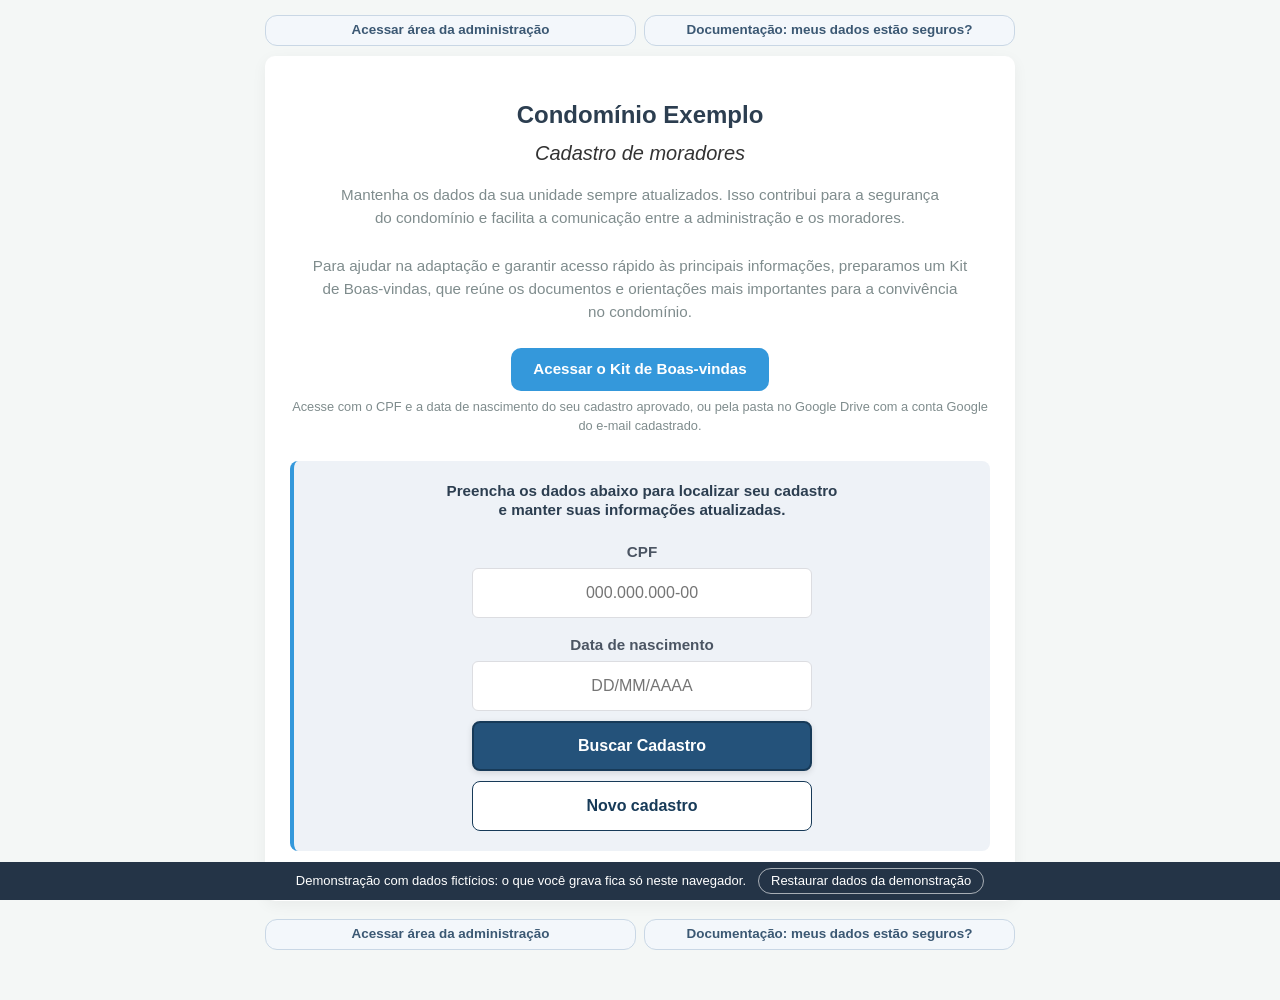
<file: index.html>
<!DOCTYPE html>
<html>
<head>
  <meta charset="UTF-8">
  <meta name="viewport" content="width=device-width, initial-scale=1.0, maximum-scale=1.0">
  <title>Condomínio Exemplo - Cadastro de moradores</title>
  <meta name="robots" content="noindex, nofollow, noarchive, nosnippet, noimageindex">
  <meta http-equiv="Cache-Control" content="no-cache, no-store, must-revalidate">
  <meta http-equiv="Pragma" content="no-cache">
  <meta http-equiv="Expires" content="0">
  <meta name="theme-color" content="#2c3e50">

  <link rel="icon" type="image/png" sizes="32x32" href="favicon/favicon-32x32.png">
  <link rel="icon" type="image/png" sizes="16x16" href="favicon/favicon-16x16.png">
  <link rel="shortcut icon" href="favicon/favicon.ico">
  <link rel="apple-touch-icon" sizes="180x180" href="favicon/apple-touch-icon.png">
  <link rel="manifest" href="favicon/site.webmanifest">
  
  <!-- Estilos CSS -->
  <link rel="stylesheet" href="css/base.css?v=20261009Z">
  <link rel="stylesheet" href="css/inputs.css?v=20261010E">
  <link rel="stylesheet" href="css/consulta.css?v=20261009Z">
  <link rel="stylesheet" href="css/componentes.css?v=20261010F">
  <link rel="stylesheet" href="css/utilitarios.css?v=20261010E">
  <link rel="stylesheet" href="css/responsivo.css?v=20261010I">

  <!-- Scripts JS -->
  <script src="js/regras.js?v=20261009Z" defer></script>
  <script src="js/utils.js?v=20261009Z" defer></script>
  <script src="js/data/backend.js?v=20261009Z" defer></script>
  <script src="js/data/backend-demo.js?v=20261010A" defer></script>
  <script src="js/data/FirebaseRepository.js?v=20261009Z" defer></script>
  <script src="js/data/GoogleSheetsRepository.js?v=20261009Z" defer></script>
  <script src="js/data/DataService.js?v=20261010D" defer></script>
  <script src="js/mascaras.js?v=20261009Z" defer></script>
  <script src="js/pular-campo.js?v=20261009Z" defer></script>
  <script src="js/ui-formulario.js?v=20261009Z" defer></script>
  <script src="js/form-controle.js?v=20261010E" defer></script>
  <script src="js/sessao-morador.js?v=20261010H" defer></script>
  <script src="js/sessao-admin-morador.js?v=20261009Z" defer></script>
  <script src="js/validacoes-form.js?v=20261009Z" defer></script>
  <script src="js/codigo-email.js?v=20261009Z"></script>
<script src="js/progresso-overlay.js?v=20261010E" defer></script>
<script src="js/envio-form.js?v=20261010E" defer></script>
<script src="js/botao-sem-alteracao.js?v=20261009Z" defer></script>
  <script src="js/modo-admin.js?v=20261009Z" defer></script>
  <script src="js/vaga-miniatura.js?v=20261009Z" defer></script>
  <script src="js/popup-links.js?v=20261010C" defer></script>
  <script src="js/sem-conectivos.js?v=20261009Z" defer></script>
  <script src="js/kit-acesso.js?v=20261009Z" defer></script>
  <script src="js/barra-acoes.js?v=20261009ZA" defer></script>
</head>
<body>

<div class="topo-fora-cartao" style="max-width:750px;margin:0 auto 10px;">
  <p class="link-admin-topo" style="margin-bottom:0">
    <a href="admin.html" rel="noopener noreferrer">Acessar área da administração</a>
    <a href="seguranca.html">Documentação: meus dados estão seguros?</a>
  </p>
</div>

<div class="container">
  <div id="avisoContingenciaPublico" class="aviso-contingencia" hidden>
    ⚠️ <strong>Modo de contingência</strong><br>
    Os dados estão sendo carregados do backup do Google Sheets. Novos envios estão temporariamente desativados.
  </div>
  <h1>Condomínio Exemplo</h1>
  <h2 class="subtitulo">Cadastro de moradores</h2>
  <p class="subtitle">
    Mantenha os dados da sua unidade sempre atualizados. Isso contribui para a segurança do condomínio e facilita a comunicação entre a administração e os moradores.
  </p>
  <p class="subtitle">
    Para ajudar na adaptação e garantir acesso rápido às principais informações, preparamos um Kit de Boas-vindas, que reúne os documentos e orientações mais importantes para a convivência no condomínio.
  </p>
  <p class="link-destaque">
    <a class="btn-kit" href="kit.html" target="_blank" rel="noopener noreferrer">Acessar o Kit de Boas-vindas</a>
  </p>
  <p class="subtitle nota-kit">Acesse com o CPF e a data de nascimento do seu cadastro aprovado, ou pela pasta no Google Drive com a conta Google do e-mail cadastrado.</p>

<!-- BLOCO DE CONSULTA POR CPF: busca o cadastro existente antes do formulário principal -->
  <div class="card-consulta centralizado" id="boxConsultaCpf">
    <h3>Preencha os dados abaixo para localizar seu cadastro<br>e manter suas informações atualizadas.</h3>
    
    <div class="row-consulta" id="rowConsultaCpf">
      <!-- Grupo do CPF -->
      <div class="consulta-grupo">
        <span class="input-label-consulta">CPF</span>
        <input type="text" id="cpfConsulta" class="campo-mascara" data-mascara="cpf" inputmode="numeric" placeholder="000.000.000-00" maxlength="14">
      </div>
      
      <!-- Grupo da Data de Nascimento -->
      <div class="consulta-grupo">
        <span class="input-label-consulta">Data de nascimento</span>
        <input type="text" id="nascConsulta" class="campo-mascara" data-mascara="data" inputmode="numeric" placeholder="DD/MM/AAAA" maxlength="10">
      </div>
      
      <button type="button" id="btnBuscarCpf" onclick="consultarPorCpf()">Buscar Cadastro</button>
    </div>
    
    <div class="row-checkbox-morador">
      <input type="checkbox" id="chkMoradorNovo" onchange="tratarMoradorNovo(this.checked)" hidden>
      <button type="button" id="btnMoradorNovo" class="btn-novo-cadastro" onclick="alternarMoradorNovo()" aria-pressed="false" aria-disabled="false">Novo cadastro</button>
      <button type="button" id="btnFecharNovoCadastro" class="btn-fechar-novo-cadastro hidden" onclick="fecharNovoCadastro()" aria-label="Fechar novo cadastro">x</button>
    </div>
    <!-- Sessão de 1 hora depois do CPF + data de nascimento (js/sessao-morador.js). -->
    <p id="avisoSessaoMorador" class="aviso-sessao-morador" role="status" hidden></p>
  </div>

  <form id="cadForm">
    <!-- FORMULÁRIO PRINCIPAL: sequência de etapas do cadastro -->
    <!-- 1. Identificação do Imóvel (Desbloqueia após CPF ou Checkbox) -->
    <div id="secTipoResidente" class="section hidden centralizado">
      <label for="tipoResidente">Qual é o seu vínculo com a unidade?<span class="required-star">*</span></label>
      <select id="tipoResidente" onchange="tratarEscolhaTipoResidente(this.value)">
        <option value="">Selecione se é Proprietário ou Inquilino</option>
        <option value="Proprietário">Proprietário</option>
        <option value="Inquilino">Inquilino</option>
      </select>
      <div id="opcaoMoraNoImovel" class="opcao-mora-imovel hidden">
        <label for="moraNoImovel">Mora no imóvel?<span class="required-star">*</span></label>
        <select id="moraNoImovel" onchange="tratarEscolhaMoraNoImovel(this.value)">
          <option value="">Selecione</option>
          <option value="Sim">Sim</option>
          <option value="Não, está alugado">Não, está alugado</option>
          <option value="Não, está desocupado">Não, está desocupado</option>
        </select>
      </div>
    </div>

    <!-- 2. Seleção de Apartamento (Desbloqueia após escolher Tipo de Residente) -->
    <div id="secApto" class="section hidden centralizado">
      <label for="apto">Qual seu apartamento?<span class="required-star">*</span></label>
      <select id="apto" required onchange="aoSelecionarApto(this.value)">
        <option value="">Selecione</option>
      </select>
    </div>

    <!-- 3. Resto do Formulário (Desbloqueia após escolher o apartamento) -->
    <div id="secRestoFormulario" class="hidden">
      
      <!-- Dados pessoais do morador -->
      <div id="secDadosPessoais" class="section">
        <h3 id="tituloDadosPessoais">Dados do Morador Titular</h3>
  
      <!-- 1. Nome Completo -->
      <label>Nome Completo<span class="required-star">*</span></label>
      <input type="text" id="moradorNome" required>
      
      <!-- 2. Data de Nascimento -->
      <label>Data de Nascimento<span class="required-star">*</span></label>
      <input type="text" id="moradorNasc" class="campo-mascara" data-mascara="data" inputmode="numeric" placeholder="DD/MM/AAAA" maxlength="10" required>
      
      <!-- 3. CPF | Identidade RG | Órgão Emissor (Mesma linha) -->
      <div class="form-row col-3">
        <div>
          <label>CPF<span class="required-star">*</span></label>
          <input type="text" id="moradorCpf" class="campo-mascara" data-mascara="cpf" inputmode="numeric" placeholder="000.000.000-00" maxlength="14" required>
        </div>
        <div>
          <label>Identidade RG</label>
          <input type="text" id="moradorRg" inputmode="numeric" placeholder="00.000.000-0" maxlength="12">
        </div>
        <div>
          <label>Órgão Emissor</label>
          <input type="text" id="moradorOrgaoEmissor" placeholder="Ex: DETRAN">
        </div>
      </div>
      
      <!-- 4. Celular | Telefone Residencial / Comercial (Mesma linha) -->
      <div class="form-row col-2">
        <div>
          <label>Celular<span class="required-star">*</span></label>
          <input type="tel" id="moradorCelular" inputmode="numeric" placeholder="21 999999999" required>
        </div>
        <div>
          <label>Telefone Residencial/Comercial</label>
          <input type="tel" id="moradorTel" inputmode="numeric" placeholder="21 22222222">
        </div>
      </div>
      
      <!-- 5. E-mail -->
      <label>E-mail</label>
      <input type="email" id="moradorEmail" placeholder="seuemail@exemplo.com">
      <div class="checkbox-group opcao-codigo-email">
        <input type="checkbox" id="exigirCodigo">
        <label for="exigirCodigo">Exigir código por e-mail para abrir meu cadastro</label>
      </div>
      <p class="desc-secao dica-codigo-email">Proteção extra (opcional): além do CPF e da data de nascimento, será preciso
        digitar um código enviado para o e-mail acima. Se você perder o acesso a esse e-mail, peça à administração para
        desligar a opção.</p>

      <!-- Contatos de Emergência -->
      <div class="sub-title">Em caso de emergência procurar por</div>
      <div id="containerEmergencia"></div>
      <button type="button" class="btn-add" onclick="addEmergencia()">+ Adicionar Contato de Emergência</button>
    </div>

     <!-- Dados Exclusivos da Locação (Inquilino) -->
      <div id="secInquilino" class="section hidden">
        <h3>Dados da Locação/Contrato</h3>
        <p class="desc-secao">Essas informações ajudam a administração a entrar em contato com o responsável da locação.</p>
        
          <label>Nome do Proprietário/Administradora<span class="required-star">*</span></label>
        <input type="text" id="inqPropAdmin">
        
        <label>Contato do Proprietário/Administradora (Telefone/Celular/E-mail)</label>
        <input type="text" id="inqContato">
        
        <label>Vigência do Contrato</label>
        <input type="text" id="inqVigencia" placeholder="Ex: 05/2026 a 05/2028">
      
        <label>Envio de cópia do contrato (PDF)</label>
        <div class="upload-contrato-wrapper">
          <label for="arquivoContrato" class="upload-contrato-botao">Escolher arquivo</label>
          <input type="file" id="arquivoContrato" class="input-upload-hidden" accept="application/pdf">
          <span class="upload-contrato-status" id="nomeArquivoSelecionado">Nenhum arquivo selecionado</span>
        </div>
      
        <!-- Área de Preview e Botão de Cancelamento (X) -->
        <div id="containerPreviewContrato" class="preview-contrato-container hidden">
          <span id="nomeArquivoSelecionadoPreview"></span>
          <button type="button" id="btnRemoverContrato" title="Remover arquivo">✕</button>
        </div>
      
        <!-- Histórico / Uploads Anteriores -->
        <div id="containerHistoricoContratos" class="historico-contratos-container hidden">
          <label class="label-historico">Contratos / Uploads Anteriores:</label>
          <div id="listaHistoricoContratos">
            <!-- Os links anteriores serão injetados aqui via JavaScript -->
          </div>
        </div>
      </div>

      <!-- Seções Complementares -->
      <div id="secDetalhes" class="section">
        <h3>Informações Complementares</h3>
        
        <!-- Demais Ocupantes -->
        <div class="sub-title">Demais Ocupantes</div>
        <p class="desc-secao">Preencha apenas se houver outras pessoas residindo na unidade.</p>
        <div id="containerOcupantes"></div>
        <button type="button" class="btn-add" onclick="addOcupante()">+ Adicionar Ocupante</button>

      <!-- Seção Vaga de Garagem -->
      <div class="sub-title title-grupo">Vaga de Garagem</div>
      
      <!-- ELEMENTO DINÂMICO DA VAGA -->
      <div id="infoVagaGaragem"></div>

      <p class="desc-secao">
        <a id="linkMapaVaga" href="mapa-vaga.html" target="_blank" rel="noopener noreferrer" class="email-link">Clique aqui</a> para visualizar a demarcação das vagas<span id="textoLinkMapaVaga"></span>.
      </p>

      <!-- Miniatura do andar com a vaga pintada (último item da seção); abre o mapa completo num popup (js/vaga-miniatura.js). -->
      <div id="miniaturaVaga" class="miniatura-vaga-container" hidden></div>
      <p id="avisoMapaNovoCadastro" class="desc-secao aviso-mapa-novo" hidden>Assim que o seu cadastro for aprovado, você recebe
        por e-mail a ficha do cadastro com o mapa da garagem e a sua vaga demarcada.</p>

      <!-- Aluguel de Vagas -->
      <div class="sub-title title-grupo">Aluguel de vagas</div>
      
      <p class="desc-secao">
        O aluguel de vagas é permitido exclusivamente entre moradores do condomínio.<br>
        Preencha os campos abaixo caso você alugue sua vaga para outro morador ou utilize uma vaga alugada de outro morador.
      </p>

      <div class="row-vagas">
        <select id="vagaSituacao">
          <option value="">Selecione</option>
          <option value="Minha vaga está alugada para">Minha vaga está alugada para</option>
          <option value="Alugo vaga do">Alugo vaga do</option>
        </select>

        <select id="vagaAptoRelacionado">
          <option value="">Apto envolvido</option>
        </select>
      </div>
        
        <!-- Seção Veículos -->
        <div class="sub-title title-grupo">Veículos</div>
        <div class="desc-secao">
          <p>Por favor, registre os dados de todos os meios de transporte da unidade que utilizam as dependências da garagem ou bicicletário.</p>
          <p>✅ É permitido que visitantes utilizem sua vaga de garagem <strong>somente enquanto permanecerem no prédio</strong>. Ao deixar o condomínio, o veículo também deverá ser retirado da vaga.</p>
          <p>📌 Quando o uso da vaga for <strong>pontual</strong>, como no caso de uma visita, <strong>não é necessário cadastrar o veículo</strong>. Basta informar os dados ao porteiro no momento da entrada.</p>
          <p>⚠️ Caso um mesmo veículo utilize a vaga de forma <strong>frequente, recorrente ou contínua</strong>, ainda que pertença a visitantes ou pessoas vinculadas à unidade, <strong>seu cadastro será obrigatório</strong>.</p>
          <p>Caso não possua nenhum veículo, você pode avançar para a próxima seção.</p>
        </div>

        <!-- Carros -->
        <div class="sub-title">Carros</div>
        <div id="containerCarros"></div>
        <button type="button" class="btn-add" onclick="addCarro()">+ Adicionar Carro</button>

        <!-- Motos -->
        <div class="sub-title">Motos</div>
        <div id="containerMotos"></div>
        <button type="button" class="btn-add" onclick="addMoto()">+ Adicionar Moto</button>

        <!-- Bicicletas -->
        <div class="sub-title">Bicicletas</div>
        <div id="containerBikes"></div>
        <button type="button" class="btn-add" onclick="addBike()">+ Adicionar Bicicleta</button>
        <p class="desc-secao alert-text">Atenção aos procedimentos do Bicicletário: as bicicletas devem ser identificadas por unidade. O acesso ao bicicletário é restrito e feito mediante tag eletrônica. Solicitamos aos moradores que ainda não possuem a tag que procurem a administração/síndico para a retirada.</p>

        <!-- Pets -->
        <div class="sub-title">Pets</div>
        <p class="desc-secao">Registro de animais de estimação residentes na unidade para controle interno e auxílio em casos de identificação ou fuga.</p>
        <div id="containerPets"></div>
        <button type="button" class="btn-add" onclick="addPet()">+ Adicionar Pet</button>

        <!-- Prestadores de Serviço -->
        <div class="sub-title">Prestadores de Serviço</div>
        <p class="desc-secao">Registro de profissionais que realizam serviços frequentes na unidade (ex: diaristas, cuidadores, professores particulares).</p>
        <div id="containerPrestadores"></div>
        <button type="button" class="btn-add" onclick="addPrestador()">+ Adicionar Prestador</button>
      </div>

      <!-- Observações e Declaração -->
      <div id="secFinal" class="section">
        
        <div class="sub-title">Observações</div>
        <textarea id="observacoes" name="observacoes" rows="2"></textarea>

        <p class="desc-secao aviso-privacidade">
          <strong>Privacidade (LGPD):</strong> os dados informados neste formulário, inclusive os dos demais ocupantes,
          são usados exclusivamente pela administração do Condomínio Exemplo para identificação dos moradores,
          segurança, controle de acesso e contato em caso de emergência. O acesso é restrito ao síndico e ao conselho,
          e os dados não são compartilhados com terceiros. Para quaisquer esclarecimentos ou dúvidas, consulta,
          correção ou pedir a exclusão dos seus dados, escreva para o e-mail:
          <a href="mailto:contato@exemplo.com.br" class="email-link">contato@exemplo.com.br</a>.
        </p>

        <div class="checkbox-group">
          <input type="checkbox" id="declaracao" required>
          <label for="declaracao">Declaro que as informações prestadas são verdadeiras. <span class="required-star">*</span></label>
        </div>
      </div>

      

      <!-- AÇÕES DO FORMULÁRIO -->
      <div class="form-actions">
        <button type="button" id="btnEnviarForm" class="btn-submit" onclick="enviar()">Enviar Cadastro</button>
        <button type="button" id="btnSairSemAlterar" class="btn-secondary" onclick="voltarTelaInicial()">Fechar visualização</button>
        <button type="button" id="btnSairSessaoFim" class="btn-secondary btn-sair-sessao" onclick="SessaoMorador.sair()" title="Encerrar a sessão e apagar o CPF e a data de nascimento desta aba" hidden>Sair</button>
      </div>

    </div>
  </form>

  <div id="statusMessage" class="hidden"></div>
</div>

<div id="modalOverlay" class="modal-overlay hidden">
  <div class="modal-card" role="dialog" aria-modal="true" aria-labelledby="modalTitulo">
    <h3 id="modalTitulo">Atenção</h3>
    <p id="modalMensagem"></p>
    <div class="modal-actions">
      <button type="button" id="btnModalConfirmar" class="btn-modal btn-modal-primary">OK</button>
      <button type="button" id="btnModalCancelar" class="btn-modal btn-modal-secondary hidden">Cancelar</button>
    </div>
  </div>
</div>

<footer class="rodape-site" style="max-width:750px;margin:18px auto 6px;">
  <p class="link-admin-topo" style="margin-bottom:0">
    <a href="admin.html" rel="noopener noreferrer">Acessar área da administração</a>
    <a href="seguranca.html">Documentação: meus dados estão seguros?</a>
  </p>
</footer>

<div id="overlayProcessamento" class="overlay-processamento hidden" aria-live="polite" aria-busy="true">
  <div class="overlay-processamento-card">
    <button type="button" class="overlay-processamento-fechar" aria-label="Desistir e fechar" title="Desistir e fechar">&times;</button>
    <div class="overlay-processamento-roda">
      <div class="overlay-processamento-spinner" aria-hidden="true"></div>
      <span id="overlayProcessamentoPercentual" class="overlay-processamento-percentual" aria-hidden="true"></span>
    </div>
    <p id="overlayProcessamentoMensagem">Aguarde: enviando</p>
  </div>
</div>

</body>
</html>
</file>
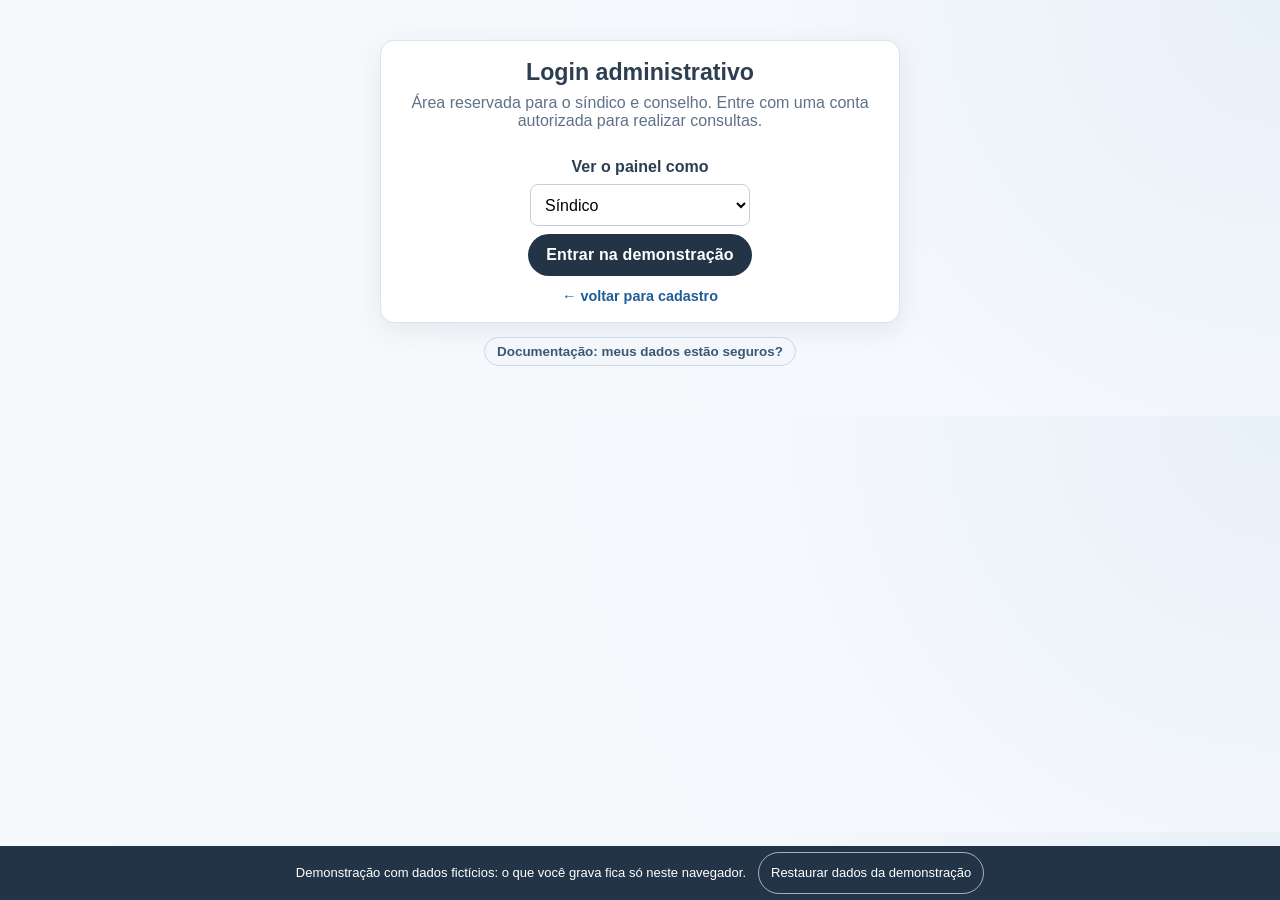
<file: admin.html>
<!DOCTYPE html>
<html lang="pt-BR">
<head>
  <meta charset="UTF-8">
  <meta name="viewport" content="width=device-width, initial-scale=1.0, maximum-scale=1.0">
  <title>Área da administração</title>
  <meta name="robots" content="noindex, nofollow, noarchive, nosnippet, noimageindex">
  <meta http-equiv="Cache-Control" content="no-cache, no-store, must-revalidate">
  <meta http-equiv="Pragma" content="no-cache">
  <meta http-equiv="Expires" content="0">
  <link rel="stylesheet" href="css/admin.css?v=20261010E">
  <link rel="icon" type="image/png" sizes="32x32" href="favicon/favicon-32x32.png">
  <link rel="icon" type="image/png" sizes="16x16" href="favicon/favicon-16x16.png">
  <link rel="shortcut icon" href="favicon/favicon.ico">
  <link rel="apple-touch-icon" sizes="180x180" href="favicon/apple-touch-icon.png">
  <link rel="manifest" href="favicon/site.webmanifest">
</head>
<body>
  <div id="authGate" class="auth-container">
    <div class="auth-card">
      <h1>Login administrativo</h1>
      <p>Área reservada para o síndico e conselho. Entre com uma conta autorizada para realizar consultas.</p>
      <div class="auth-actions">
        <div id="googleLoginButton"></div>
      </div>
      <p id="authMensagem" class="auth-mensagem" hidden></p>
      <div class="auth-links">
        <a href="index.html">← voltar para cadastro</a>
      </div>
    </div>
  </div>

  <div id="adminArea" class="container" hidden>
    <div class="card">
      <div class="topo-admin">
        <div id="authUsuario" class="auth-usuario"></div>
        <div class="topo-admin-acoes">
          <button type="button" id="btnAbrirFonteDados" class="btn-sair">Dados</button>
          <button type="button" id="btnSairAdmin" class="btn-sair" hidden>Sair</button>
        </div>
      </div>

      <div id="fonteDadosAdmin" class="card-fonte-dados" hidden>
        <h2>Fonte de dados</h2>
        <p id="avisoSomenteLeituraDados" class="aviso-somente-leitura" hidden>Somente visualização: apenas Síndico, Condomínio e Desenvolvedor podem alterar.</p>
        <div class="opcoes-fonte-dados">
          <label><input type="radio" name="fonteDados" value="auto"> Automático</label>
          <label><input type="radio" name="fonteDados" value="firebase"> Firebase</label>
          <label><input type="radio" name="fonteDados" value="sheets"> Google Sheets</label>
        </div>
        <div class="indicador-fonte-atual">
          Fonte atualmente utilizada: <span id="indicadorFonteAtual">—</span>
        </div>
        <div id="avisoContingenciaAdmin" class="aviso-contingencia" hidden>
          ⚠️ <strong>Modo de contingência</strong><br>
          Os dados estão sendo carregados do backup do Google Sheets. Alterações estão temporariamente desativadas.
        </div>
        <button type="button" id="btnTestarConexoes">Testar conexões</button>
        <div id="resultadoTesteConexoes" class="resultado-teste-conexoes"></div>

        <h2 class="titulo-perfil">Perfil dos moradores</h2>
        <p class="descricao-acao">Quem mora no prédio: titulares dos cadastros (menos o proprietário que não mora no imóvel) e os
          demais ocupantes. O gênero é <strong>estimado pelo primeiro nome</strong> (o cadastro não tem esse campo) e pode errar
          em nomes incomuns.</p>
        <div id="statusPerfil" class="status"></div>
        <div id="graficosPerfil" class="graficos-perfil"></div>
      </div>

      <div id="conteudoPrincipalAdmin">
        <div class="topo-links">
          <a href="index.html">← voltar para o cadastro de moradores</a>
        </div>

        <!-- Menu: cada botão abre/fecha a sua página (js/admin-paineis.js). Só uma página por vez:
             abrir outra substitui a atual. Cada página tem um × para voltar à home. -->
        <button type="button" id="btnPaginaInicial" class="btn-pagina-inicial ativo" aria-pressed="true"><svg class="icone-casa" viewBox="0 0 24 24" width="16" height="16" aria-hidden="true"><path d="M3 10.5 12 3l9 7.5" fill="none" stroke="currentColor" stroke-width="2" stroke-linecap="round" stroke-linejoin="round"/><path d="M5.5 9v11h4.5v-6h4v6h4.5V9" fill="none" stroke="currentColor" stroke-width="2" stroke-linejoin="round"/></svg><span>Página inicial</span></button>
        <nav class="menu-admin" aria-label="Seções da administração">
          <button type="button" data-painel="painelAprovacoes" aria-pressed="false"><span class="rotulo-longo">Cadastros para aprovação</span><span class="rotulo-curto">Para aprovação</span><span id="contadorAprovacoes" class="badge-menu aguardando">…</span></button>
          <button type="button" data-painel="painelConsulta" aria-pressed="false"><span class="rotulo-longo">Consulta por apartamento</span><span class="rotulo-curto">Consulta por apto</span></button>
          <button type="button" data-painel="painelPendencias" aria-pressed="false">Pendências<span id="contadorPendencias" class="badge-menu aguardando">…</span></button>
          <button type="button" data-painel="painelRelatorios" aria-pressed="false">Relatórios</button>
          <button type="button" data-painel="painelLinks" aria-pressed="false">Links úteis</button>
          <button type="button" data-painel="painelGabarito" aria-pressed="false">Gabarito de vagas</button>
          <button type="button" data-painel="painelMembros" aria-pressed="false">Membros</button>
          <button type="button" data-painel="painelNotificacoes" aria-pressed="false">Notificações</button>
          <button type="button" data-painel="painelBloqueios" aria-pressed="false">Bloqueios</button>
        </nav>

        <div id="paineisAdmin" class="paineis-admin">
          <section id="painelLinks" class="painel-admin" hidden>
            <div class="painel-topo"><h2>Links úteis</h2><button type="button" class="btn-fechar-painel" aria-label="Fechar" title="Fechar">&times;</button></div>
            <div class="link-planilha-admin links-lista">
              <a href="#demo-arquivo" target="_blank" rel="noopener noreferrer" data-nova-aba>Fichas individuais em PDF</a>
              <a href="#demo-arquivo" target="_blank" rel="noopener noreferrer" data-nova-aba>Contratos dos inquilinos</a>
              <a href="#demo-arquivo" target="_blank" rel="noopener noreferrer" data-nova-aba>Planilha com todos os dados</a>
              <a href="#demo-arquivo" target="_blank" rel="noopener noreferrer" data-nova-aba>Backup de planilhas anteriores</a>
              <a href="kit.html" target="_blank" rel="noopener noreferrer">Kit de Boas-vindas</a>
            </div>
          </section>

          <section id="painelRelatorios" class="painel-admin" hidden>
            <div class="painel-topo"><h2>Relatórios</h2><button type="button" class="btn-fechar-painel" aria-label="Fechar" title="Fechar">&times;</button></div>
            <!-- Dois relatórios em PDF, com conteúdos que não se repetem. São gerados sozinhos depois de
                 cada alteração cadastral; aqui fica o link do mais recente (js/admin-relatorio.js). -->
            <div class="relatorios-admin">
              <div class="relatorio-item">
                <div class="relatorio-titulo">Relatório de contatos</div>
                <p class="descricao-acao">
                  Um quadro por apartamento: responsável e contato,
                  contatos de emergência, ocupantes, prestadores (com chave ou não) e pets.
                  Não traz veículos. Fica na pasta "Relatório de contatos" do Drive.
                </p>
                <div id="situacaoRelatorioContatos" class="situacao-relatorio carregando">Carregando</div>
                <a class="link-backups-relatorio" href="#demo-arquivo" target="_blank" rel="noopener noreferrer">Backups de Relatórios de Contatos</a>
              </div>

              <div class="relatorio-item">
                <div class="relatorio-titulo">Lista de veículos</div>
                <p class="descricao-acao">
                  Todos os carros e motos por apartamento, com a vaga que ocupam
                  (apto, vaga, tipo, modelo, cor e placa), os apartamentos sem veículo com a sua vaga e, no fim,
                  o mapa da garagem (G1 e G2) com os veículos desenhados em cada vaga.
                  Fica na pasta "Relatório de veículos" do Drive.
                </p>
                <div id="situacaoListaVeiculos" class="situacao-relatorio carregando">Carregando</div>
                <a class="link-backups-relatorio" href="#demo-arquivo" target="_blank" rel="noopener noreferrer">Backups das Listas de veículos</a>
              </div>

              <p class="descricao-acao relatorios-nota">
                Os dois são atualizados sozinhos a cada alteração cadastral (um PDF novo só quando algo neles muda)
                e vão em anexo no e-mail de alterações. Consideram só quem mora no prédio: cadastros marcados
                como "mudou-se" ficam de fora.
              </p>
            </div>
          </section>

          <section id="painelConsulta" class="painel-admin" hidden>
            <div class="painel-topo"><h2>Consulta por apartamento</h2><button type="button" class="btn-fechar-painel" aria-label="Fechar" title="Fechar">&times;</button></div>
            <p>Selecione o apartamento para carregar todas as informações disponíveis no cadastro.</p>
            <div class="linha">
              <label for="aptoAdmin">Apartamento:</label>
              <select id="aptoAdmin">
                <option value="">Selecione</option>
              </select>
              <button type="button" id="btnBuscarApto">Carregar dados</button>
            </div>

            <div id="statusAdmin" class="status"></div>
            <div id="resultadoAdmin" class="resultado vazio">
              <div class="resultado-placeholder">Nenhum dado carregado.</div>
            </div>
          </section>

          <section id="painelMembros" class="painel-admin" hidden>
            <div class="painel-topo"><h2>Membros</h2><span class="bloco-atualizar"><button type="button" id="btnAtualizarMembros" class="btn-atualizar-pendencias">Atualizar</button><span class="atualizado-em" data-leitura="obterMembros"></span></span><button type="button" class="btn-fechar-painel" aria-label="Fechar" title="Fechar">&times;</button></div>
            <p class="descricao-acao" id="descricaoMembros">Quem acessa a área restrita. O e-mail de acesso é o da conta Google usada no login.</p>
            <div id="statusMembros" class="status"></div>
            <div class="acoes-50 acoes-3" data-espelho="acoesMembros"></div>
            <div id="formMembros" class="form-membros"></div>
            <div id="autorizacoesMembros" class="autorizacoes-membros" hidden></div>
            <div id="acoesMembros" class="membros-acoes acoes-50 acoes-3">
              <button type="button" id="btnAutorizacoes" class="btn-secundario btn-autorizacoes" aria-pressed="false">Autorizações</button>
              <button type="button" id="btnDesfazerMembros" class="btn-secundario">Desfazer</button>
              <button type="button" id="btnSalvarMembros">Salvar alterações</button>
            </div>
          </section>

          <section id="painelNotificacoes" class="painel-admin" hidden>
            <div class="painel-topo"><h2>Notificações</h2><span class="bloco-atualizar"><button type="button" id="btnAtualizarNotificacoes" class="btn-atualizar-pendencias">Atualizar</button><span class="atualizado-em" data-leitura="obterNotificacoes"></span></span><button type="button" class="btn-fechar-painel" aria-label="Fechar" title="Fechar">&times;</button></div>
            <p class="descricao-acao">
              Marque, para cada membro, quais e-mails ele recebe. A lista vem da página Membros; quem sair da
              administração deixa de receber.
            </p>
            <div id="statusNotificacoes" class="status"></div>
            <div class="acoes-50" data-espelho="acoesNotificacoes"></div>
            <div id="listaNotificacoes" class="lista-notificacoes"></div>
            <div id="acoesNotificacoes" class="acoes-50">
              <button type="button" id="btnDesfazerNotificacoes" class="btn-secundario">Desfazer</button>
              <button type="button" id="btnSalvarNotificacoes">Salvar alterações</button>
            </div>
            <details class="como-funcionam-notificacoes">
              <summary>Como funcionam os e-mails do sistema</summary>
              <ul>
                <li><strong>Resumo mensal</strong> (para quem estiver marcado na coluna): no dia 1 de cada mês, um e-mail com todas as
                  alterações cadastrais do mês anterior e os links dos relatórios. Se nada mudou, não é enviado.</li>
                <li><strong>CPF bloqueado</strong> (para quem estiver marcado na coluna): na hora, quando alguém erra 5 vezes o CPF e a
                  data de nascimento.</li>
                <li><strong>Cadastro excluído</strong> (só síndico, condomínio ou desenvolvedor, se marcados):
                  na hora. O conselho vê no resumo mensal. Morador novo aparece só no resumo mensal.</li>
                <li><strong>Novo cadastro aguardando aprovação</strong> (para os marcados abaixo que são síndico, condomínio ou
                  desenvolvedor): na hora, com o link para a página Cadastros para aprovação.</li>
                <li><strong>Para o próprio morador</strong> (não depende desta lista): a aprovação ou a rejeição (com o motivo) do
                  cadastro novo, a cópia do cadastro em PDF a cada envio, o código para abrir o cadastro (se ele ativou) e o
                  lembrete de revisão uma vez por ano.</li>
              </ul>
            </details>
            <h3 class="titulo-exemplo-email">Exemplos dos e-mails</h3>
            <div class="botoes-exemplo-email" role="group" aria-label="Exemplos dos e-mails">
              <button type="button" class="btn-exemplo-email" data-exemplo="resumo" aria-pressed="false">Resumo mensal</button>
              <button type="button" class="btn-exemplo-email" data-exemplo="bloqueio" aria-pressed="false">CPF bloqueado</button>
              <button type="button" class="btn-exemplo-email" data-exemplo="exclusao" aria-pressed="false">Cadastro excluído</button>
              <button type="button" class="btn-exemplo-email" data-exemplo="aprovacao" aria-pressed="false">Novo cadastro aguardando aprovação</button>
            </div>
            <div class="exemplo-email-bloco" data-exemplo="resumo" hidden>
              <p class="descricao-acao">Junta as alterações do mês anterior. Não traz CPF nem outros dados sensíveis.</p>
              <div class="exemplo-email" aria-label="Exemplo do e-mail: Resumo mensal">
                <div class="exemplo-email-cabecalho">
                  <div><span>De:</span> Cadastro de moradores Cond. Exemplo</div>
                  <div><span>Assunto:</span> [CSF] Resumo de setembro de 2026: 2 alterações cadastrais</div>
                </div>
                <div class="exemplo-email-corpo">
                  <div style="font-family:Arial,Helvetica,sans-serif;color:#243447;font-size:14px"><p>Houve 2 alterações no cadastro de moradores desde o último resumo (setembro de 2026):</p><table style="border-collapse:collapse;font-size:13px"><tr style="text-align:left;color:#5f7287"><th style="padding:6px 8px">Quando</th><th style="padding:6px 8px">O quê</th><th style="padding:6px 8px">Apto</th><th style="padding:6px 8px">Cadastro</th><th style="padding:6px 8px">Por</th></tr><tr><td style="padding:6px 8px;border-bottom:1px solid #e3e8ee;white-space:nowrap">02/10 12:15</td><td style="padding:6px 8px;border-bottom:1px solid #e3e8ee;font-weight:bold">edição</td><td style="padding:6px 8px;border-bottom:1px solid #e3e8ee;white-space:nowrap">Apto 302</td><td style="padding:6px 8px;border-bottom:1px solid #e3e8ee">Maria Souza (Proprietário)<div style="color:#5f7287;font-size:12px">Alterou: Celular, Carros</div></td><td style="padding:6px 8px;border-bottom:1px solid #e3e8ee;color:#5f7287">Próprio morador (formulário)</td></tr><tr><td style="padding:6px 8px;border-bottom:1px solid #e3e8ee;white-space:nowrap">02/10 13:40</td><td style="padding:6px 8px;border-bottom:1px solid #e3e8ee;font-weight:bold">criação</td><td style="padding:6px 8px;border-bottom:1px solid #e3e8ee;white-space:nowrap">Apto 504</td><td style="padding:6px 8px;border-bottom:1px solid #e3e8ee">João Lima (Inquilino)</td><td style="padding:6px 8px;border-bottom:1px solid #e3e8ee;color:#5f7287">Próprio morador (formulário), aprovado por sindico@exemplo.com</td></tr></table><p style="margin-top:16px;margin-bottom:4px">Relatórios:</p><ul style="margin-top:0"><li><strong>Relatório de contatos:</strong> <strong style="color:#1f7a3a">NOVO</strong> — mudou com estas alterações. <a href="#">Abrir PDF</a></li><li><strong>Lista de veículos:</strong> Nada mudou nele com estas alterações. <a href="#">Abrir o mais recente</a></li></ul><p style="margin-top:16px"><a href="admin.html">Abrir o painel da administração</a></p><p style="color:#8a99a8;font-size:12px">E-mail automático do cadastro de moradores do Condomínio Exemplo.</p><p style="color:#8a99a8;font-size:12px;margin-top:4px"><a href="seguranca.html" style="color:#8a99a8">Documentação: meus dados estão seguros?</a></p></div>
                </div>
              </div>
            </div>
            <div class="exemplo-email-bloco" data-exemplo="bloqueio" hidden>
              <p class="descricao-acao">Na hora, quando alguém erra 5 vezes o CPF e a data de nascimento.</p>
              <div class="exemplo-email" aria-label="Exemplo do e-mail: CPF bloqueado">
                <div class="exemplo-email-cabecalho">
                  <div><span>De:</span> Cadastro de moradores Cond. Exemplo</div>
                  <div><span>Assunto:</span> [CSF] CPF bloqueado — apto 302</div>
                </div>
                <div class="exemplo-email-corpo">
                  <div style="font-family:Arial,Helvetica,sans-serif;color:#243447;font-size:14px"><p>Um CPF foi bloqueado no cadastro de moradores depois de 5 tentativas com dados que não conferem:</p><table style="border-collapse:collapse;font-size:13px"><tr><td style="padding:4px 12px 4px 0;color:#5f7287;vertical-align:top">CPF</td><td style="padding:4px 0;font-weight:bold">123.456.789-09</td></tr><tr><td style="padding:4px 12px 4px 0;color:#5f7287;vertical-align:top">Cadastro</td><td style="padding:4px 0;font-weight:bold">Maria Souza · apto 302</td></tr><tr><td style="padding:4px 12px 4px 0;color:#5f7287;vertical-align:top">Data e hora</td><td style="padding:4px 0;font-weight:bold">03/10/2026 21:04:11</td></tr><tr><td style="padding:4px 12px 4px 0;color:#5f7287;vertical-align:top">Motivo</td><td style="padding:4px 0;font-weight:bold">5 tentativas erradas em 15 minutos</td></tr><tr><td style="padding:4px 12px 4px 0;color:#5f7287;vertical-align:top">Tipo de erro</td><td style="padding:4px 0;font-weight:bold">Data de nascimento não confere</td></tr></table><p>O acesso desse CPF (consulta e atualização do cadastro) fica bloqueado até alguém da administração desbloquear na página Bloqueios. Se o morador não reconhecer as tentativas, pode ser alguém tentando acessar os dados dele.</p><p><a href="admin.html">Abrir o painel da administração</a></p><p style="color:#8a99a8;font-size:12px">E-mail automático do cadastro de moradores do Condomínio Exemplo.</p><p style="color:#8a99a8;font-size:12px;margin-top:4px"><a href="seguranca.html" style="color:#8a99a8">Documentação: meus dados estão seguros?</a></p></div>
                </div>
              </div>
            </div>
            <div class="exemplo-email-bloco" data-exemplo="exclusao" hidden>
              <p class="descricao-acao">Na hora, quando um cadastro é excluído (só síndico, condomínio e desenvolvedor).</p>
              <div class="exemplo-email" aria-label="Exemplo do e-mail: Cadastro excluído">
                <div class="exemplo-email-cabecalho">
                  <div><span>De:</span> Cadastro de moradores Cond. Exemplo</div>
                  <div><span>Assunto:</span> [CSF] 1 alteração cadastral</div>
                </div>
                <div class="exemplo-email-corpo">
                  <div style="font-family:Arial,Helvetica,sans-serif;color:#243447;font-size:14px"><p>Houve uma alteração no cadastro de moradores:</p><table style="border-collapse:collapse;font-size:13px"><tr style="text-align:left;color:#5f7287"><th style="padding:6px 8px">Quando</th><th style="padding:6px 8px">O quê</th><th style="padding:6px 8px">Apto</th><th style="padding:6px 8px">Cadastro</th><th style="padding:6px 8px">Por</th></tr><tr><td style="padding:6px 8px;border-bottom:1px solid #e3e8ee;white-space:nowrap">04/10 10:20</td><td style="padding:6px 8px;border-bottom:1px solid #e3e8ee;font-weight:bold">exclusão</td><td style="padding:6px 8px;border-bottom:1px solid #e3e8ee;white-space:nowrap">Apto 205</td><td style="padding:6px 8px;border-bottom:1px solid #e3e8ee">Carlos Pereira (Inquilino)</td><td style="padding:6px 8px;border-bottom:1px solid #e3e8ee;color:#5f7287">sindico@exemplo.com</td></tr></table><p style="margin-top:16px"><a href="admin.html">Abrir o painel da administração</a></p><p style="color:#8a99a8;font-size:12px">E-mail automático do cadastro de moradores do Condomínio Exemplo.</p><p style="color:#8a99a8;font-size:12px;margin-top:4px"><a href="seguranca.html" style="color:#8a99a8">Documentação: meus dados estão seguros?</a></p></div>
                </div>
              </div>
            </div>
            <div class="exemplo-email-bloco" data-exemplo="aprovacao" hidden>
              <p class="descricao-acao">Na hora, quando chega um cadastro novo para aprovar (só síndico, condomínio e desenvolvedor).</p>
              <div class="exemplo-email" aria-label="Exemplo do e-mail: Novo cadastro aguardando aprovação">
                <div class="exemplo-email-cabecalho">
                  <div><span>De:</span> Cadastro de moradores Cond. Exemplo</div>
                  <div><span>Assunto:</span> [CSF] Novo cadastro aguardando aprovação — apto 703</div>
                </div>
                <div class="exemplo-email-corpo">
                  <div style="font-family:Arial,Helvetica,sans-serif;color:#243447;font-size:14px"><p>Um novo cadastro foi enviado pelo formulário e aguarda aprovação:</p><p><strong>Apto 703</strong> — Carla Nova (Proprietário)</p><p style="margin:18px 0"><a href="admin.html" style="display:inline-block;padding:10px 18px;border-radius:8px;background:#2f5f98;color:#ffffff;font-weight:bold;text-decoration:none">Abrir Cadastros para aprovação</a></p><p style="color:#8a99a8;font-size:12px">E-mail automático do cadastro de moradores do Condomínio Exemplo. Você recebe este aviso por estar marcado na página Notificações.</p><p style="color:#8a99a8;font-size:12px;margin-top:4px"><a href="seguranca.html" style="color:#8a99a8">Documentação: meus dados estão seguros?</a></p></div>
                </div>
              </div>
            </div>
          </section>

          <section id="painelAprovacoes" class="painel-admin" hidden>
            <div class="painel-topo">
              <h2>Cadastros para aprovação</h2>
              <span class="bloco-atualizar"><button type="button" id="btnAtualizarAprovacoes" class="btn-atualizar-pendencias">Atualizar</button><span class="atualizado-em" data-leitura="listarAprovacoes"></span></span>
              <button type="button" class="btn-fechar-painel" aria-label="Fechar" title="Fechar">&times;</button>
            </div>
            <p class="descricao-acao">Cadastros novos enviados pelo formulário. Só entram no sistema (consulta, relatórios e acesso do
              morador) depois de aprovados; o morador recebe a decisão por e-mail. Quem já teve o cadastro aprovado atualiza sem
              nova aprovação.</p>
            <p id="avisoSoVisualizarAprovacoes" class="descricao-acao aviso-so-visualizar" hidden>Você pode visualizar os cadastros
              pendentes. Aprovar ou rejeitar é com o síndico, o condomínio ou o desenvolvedor.</p>
            <div id="statusAprovacoes" class="status"></div>
            <div id="listaAprovacoes" class="lista-aprovacoes"></div>
          </section>

          <section id="painelBloqueios" class="painel-admin" hidden>
            <div class="painel-topo">
              <h2>Bloqueios</h2>
              <span class="bloco-atualizar"><button type="button" id="btnAtualizarBloqueios" class="btn-atualizar-pendencias">Atualizar</button><span class="atualizado-em" data-leitura="listarBloqueios"></span></span>
              <button type="button" class="btn-fechar-painel" aria-label="Fechar" title="Fechar">&times;</button>
            </div>
            <p class="descricao-acao">CPFs bloqueados depois de 5 tentativas com CPF e data de nascimento que não conferem. O bloqueio só
              acaba quando alguém da administração desbloqueia; o registro continua no histórico.</p>
            <div id="statusBloqueios" class="status"></div>
            <h3 id="tituloBloqueiosAtivos" class="titulo-bloqueios">Bloqueados agora</h3>
            <div id="listaBloqueiosAtivos" class="lista-bloqueios"></div>
            <h3 id="tituloBloqueiosHistorico" class="titulo-bloqueios">Histórico</h3>
            <div id="listaBloqueiosHistorico" class="lista-bloqueios"></div>
          </section>

          <section id="painelPendencias" class="painel-admin" hidden>
            <div class="painel-topo">
              <h2>Pendências</h2>
              <span class="bloco-atualizar"><button type="button" id="btnAtualizarPendencias" class="btn-atualizar-pendencias">Atualizar</button><span class="atualizado-em" data-leitura="listarPendencias"></span></span>
              <button type="button" class="btn-fechar-painel" aria-label="Fechar" title="Fechar">&times;</button>
            </div>
            <p class="dica-pendencias">Toque num grupo para ver a lista e num item para abrir o cadastro. Marque a caixinha para ignorar uma pendência.</p>
            <div id="statusPendencias" class="status"></div>
            <div id="listaPendencias" class="lista-pendencias"></div>
          </section>

          <section id="painelGabarito" class="painel-admin" hidden>
            <div class="painel-topo"><h2>Gabarito de vagas</h2><span class="bloco-atualizar"><button type="button" id="btnAtualizarGabarito" class="btn-atualizar-pendencias">Atualizar</button><span class="atualizado-em" data-leitura="obterGabaritoVagasCompleto"></span></span><button type="button" class="btn-fechar-painel" aria-label="Fechar" title="Fechar">&times;</button></div>
            <p class="descricao-acao">
              Uma linha por vaga do desenho (vagas não são criadas nem removidas; para devolver uma ao condomínio, escolha "— Condomínio —"). Salvar grava no banco de dados e na aba "Gabarito" da planilha. Se a vaga não
              bater com o desenho da garagem, aparece um aviso (dá para salvar mesmo assim).
            </p>
            <p class="descricao-acao desenhos-originais">
              Clique para ver os desenhos originais:
              <a href="#demo-arquivo" target="_blank" rel="noopener noreferrer">G1</a> e
              <a href="#demo-arquivo" target="_blank" rel="noopener noreferrer">G2</a>
              <button type="button" id="btnRestaurarNumeracao" class="btn-restaurar-numeracao" disabled
                title="Volta os números das vagas ao que estava antes das suas mudanças">Restaurar distribuição original</button>
            </p>
            <div class="gabarito-modos segmentado" role="tablist">
              <button type="button" data-modo="mapa" class="ativo" role="tab">Mapa</button>
              <button type="button" data-modo="tabela" role="tab">Tabela</button>
            </div>
            <!-- G1/G2 vale para os dois modos (tabela e mapa). -->
            <div class="gabarito-garagens segmentado">
              <button type="button" data-garagem="G1" class="ativo">G1</button>
              <button type="button" data-garagem="G2">G2</button>
            </div>
            <div id="statusGabarito" class="status"></div>
            <div class="acoes-50" data-espelho="acoesGabarito"></div>
            <div id="modoTabelaGabarito" hidden>
              <div class="gabarito-cabecalho" aria-hidden="true"><span>Vaga</span><span>Apartamento</span></div>
              <div id="tabelaGabarito" class="tabela-gabarito"></div>
              <button type="button" id="btnCarregarMaisGabarito" class="btn-carregar-mais" hidden>Carregar mais 5</button>
            </div>
            <!-- Modo mapa (padrão): toque numa vaga para escolher o apto (js/admin-gabarito.js). -->
            <div id="modoMapaGabarito">
              <p class="descricao-acao">Toque numa vaga para escolher o apartamento. Vagas com aviso ficam com contorno vermelho.</p>
              <div id="editorVagaMapa" class="editor-vaga-mapa" hidden>
                <strong id="editorVagaTitulo"></strong>
                <select id="editorVagaApto" aria-label="Apartamento desta vaga"></select>
                <button type="button" id="editorVagaAplicar">Aplicar</button>
                <button type="button" id="editorVagaCancelar" class="btn-secundario">Cancelar</button>
                <div id="editorVagaAvisos" class="gabarito-avisos"></div>
              </div>
              <div id="mapaGabarito" class="mapa-gabarito"></div>
            </div>
            <div id="acoesGabarito" class="gabarito-acoes acoes-50">
              <button type="button" id="btnDesfazerGabarito" class="btn-secundario">Desfazer</button>
              <button type="button" id="btnSalvarGabarito">Salvar alterações</button>
            </div>
          </section>
        </div>

        <!-- Home do admin (some quando alguma página do menu está aberta). -->
        <div id="homeAdmin" class="home-admin">
        <!-- Seção recolhível (fechada por padrão). O histórico só é buscado ao abrir. -->
        <details id="historicoAdmin" class="card-historico">
          <summary><span>Últimas alterações cadastrais</span><b id="contadorHistorico" class="contagem-historico aguardando">…</b><button type="button" id="btnAtualizarHistorico" class="btn-atualizar-pendencias">Atualizar</button></summary>
          <div class="historico-conteudo">
            <div id="statusHistorico" class="status"></div>
            <ol id="listaHistorico" class="lista-historico"></ol>
            <div class="historico-acoes">
              <button type="button" id="btnMaisHistorico" class="btn-atualizar-historico" hidden>Mostrar mais 5</button>
            </div>
          </div>
        </details>

        <section class="busca-home">
          <h2 class="titulo-home">Busca geral <span class="subtitulo-painel">(nome, carro, pet ou prestador)</span></h2>
            <div id="buscaGeralAdmin" class="card-busca">
              <div class="linha-busca">
                <!-- O × fica dentro do campo, à direita: limpa o termo e os resultados. -->
                <div class="campo-busca">
                  <input type="text" id="buscaGeralInput" placeholder="Digite um nome, placa ou modelo" aria-label="Buscar em todos os cadastros">
                  <button type="button" id="btnFecharBusca" class="btn-limpar-busca" aria-label="Limpar busca" title="Limpar busca" hidden>&times;</button>
                </div>
                <button type="button" id="btnBuscaGeral">Buscar</button>
              </div>
              <div id="statusBuscaGeral" class="status"></div>
              <div id="resultadosBuscaGeral" class="resultados-busca"></div>
            </div>
        </section>
        </div>
      </div>
    </div>
  </div>

  <div id="overlayProcessamento" class="overlay-processamento hidden" aria-live="polite" aria-busy="true">
    <div class="overlay-processamento-card">
      <button type="button" class="overlay-processamento-fechar" aria-label="Desistir e fechar" title="Desistir e fechar">&times;</button>
      <div class="overlay-processamento-roda">
        <div class="overlay-processamento-spinner" aria-hidden="true"></div>
        <span id="overlayProcessamentoPercentual" class="overlay-processamento-percentual" aria-hidden="true"></span>
      </div>
      <p id="overlayProcessamentoMensagem">Aguarde: buscando cadastro</p>
    </div>
  </div>

  <script src="https://accounts.google.com/gsi/client" async defer></script>
  <script src="js/regras.js?v=20261009Z"></script>
  <script src="js/utils.js?v=20261009Z"></script>
  <script src="js/data/backend.js?v=20261009Z"></script>
  <script src="js/data/backend-demo.js?v=20261010A"></script>
<footer class="rodape-site" style="max-width:750px;margin:18px auto 6px;text-align:center;font-size:0.82rem;">
  <a href="seguranca.html" style="display:inline-block;padding:6px 12px;border-radius:999px;border:1px solid #c9d7e5;background:#f3f7fb;color:#3b5873;font-size:0.84rem;font-weight:600;text-decoration:none;">Documentação: meus dados estão seguros?</a>
</footer>
  <script src="js/admin-auth.js?v=20261009ZA"></script>
  <script src="js/admin-badges.js?v=20261010B"></script>
  <script src="js/data/FirebaseRepository.js?v=20261009Z"></script>
  <script src="js/data/GoogleSheetsRepository.js?v=20261009Z"></script>
  <script src="js/data/DataService.js?v=20261010D"></script>
  <script src="js/sessao-morador.js?v=20261010E" defer></script>
  <script src="js/sessao-admin-morador.js?v=20261009Z" defer></script>
  <script src="js/admin-fonte-dados.js?v=20261009Z"></script>
  <script src="js/progresso-overlay.js?v=20261010E"></script>
  <script src="js/admin-simples.js?v=20261010E"></script>
  <script src="js/admin-relatorio.js?v=20261009Z"></script>
  <script src="js/admin-busca.js?v=20261009Z"></script>
  <script src="js/admin-historico.js?v=20261009Z"></script>
  <script src="js/admin-pendencias.js?v=20261009Z"></script>
  <script src="js/admin-permissoes.js?v=20261009Z"></script>
  <script src="js/admin-autorizacoes.js?v=20261010D"></script>
  <script src="js/admin-membros.js?v=20261009Z"></script>
  <script src="js/admin-bloqueios.js?v=20261009Z"></script>
  <script src="js/vaga-miniatura.js?v=20261009Z"></script>
  <script src="js/admin-aprovacoes.js?v=20261009Z"></script>
  <script src="js/admin-notificacoes.js?v=20261009Z"></script>
  <script src="js/admin-gabarito.js?v=20261009Z"></script>
  <script src="js/admin-acoes-espelho.js?v=20261009Z"></script>
  <script src="js/admin-pre-carga.js?v=20261010B"></script>
  <script src="js/admin-paineis.js?v=20261009Z"></script>
  <script src="js/popup-links.js?v=20261010C"></script>
  <script src="js/sem-conectivos.js?v=20261009Z"></script>
</body>
</html>
</file>
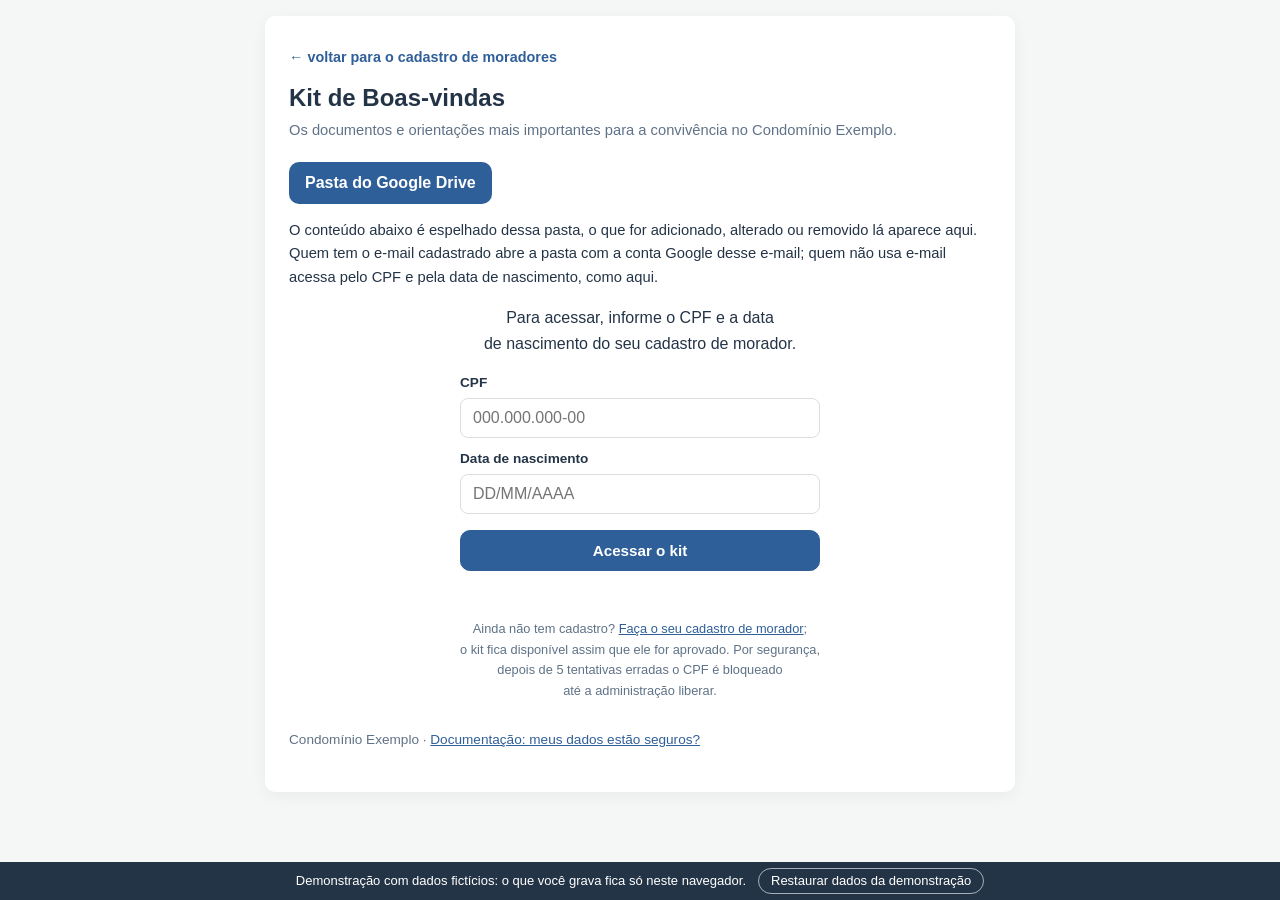
<file: kit.html>
<!DOCTYPE html>
<html lang="pt-BR">
<head>
  <meta charset="UTF-8">
  <meta name="viewport" content="width=device-width, initial-scale=1.0">
  <meta name="robots" content="noindex, nofollow, noarchive, nosnippet, noimageindex">
  <title>Kit de Boas-vindas — Condomínio Exemplo</title>
  <link rel="icon" type="image/png" sizes="32x32" href="favicon/favicon-32x32.png">
  <link rel="shortcut icon" href="favicon/favicon.ico">
  <style>
    :root {
      --texto: #243447;
      --suave: #5f7287;
      --borda: #dcdde1;
      --fundo: #f4f7f6;
      --cartao: #ffffff;
      --destaque: #2f5f98;
      --destaque-fundo: #eef4fb;
      --erro: #c62828;
    }
    * { box-sizing: border-box; }
    body {
      margin: 0;
      padding: 16px;
      background: var(--fundo);
      color: var(--texto);
      font-family: 'Segoe UI', Tahoma, Geneva, Verdana, sans-serif;
      font-size: 16px;
      line-height: 1.6;
    }
    main {
      position: relative;
      max-width: 750px;
      margin: 0 auto;
      background: var(--cartao);
      padding: 28px 24px;
      border-radius: 10px;
      box-shadow: 0 4px 15px rgba(0, 0, 0, 0.05);
    }
    /* Dentro do popup (js/popup-links.js) não há caixa de fora: o × fica no próprio cartão. */
    .fechar-embutido {
      display: none; position: absolute; top: 12px; right: 12px; width: 32px; height: 32px; padding: 0;
      align-items: center; justify-content: center; border: 1px solid var(--borda); border-radius: 50%;
      background: #fff; color: var(--texto); cursor: pointer;
    }
    .fechar-embutido:hover { background: #f1f4f8; }
    html.embutido body { background: transparent; }
    html.embutido .fechar-embutido { display: flex; }
    html.embutido .voltar { display: block; margin-right: 40px; }
    .voltar { font-size: 0.9rem; font-weight: 600; color: var(--destaque); text-decoration: none; }
    h1 { font-size: 1.5rem; line-height: 1.3; margin: 12px 0 6px; text-wrap: balance; }
    h2 { font-size: 1.05rem; margin: 22px 0 8px; }
    .subtitulo { color: var(--suave); margin: 0 0 20px; text-wrap: pretty; }
    a { color: var(--destaque); }

    /* Acesso: CPF + data de nascimento */
    .acesso { max-width: 360px; margin: 0 auto; text-align: center; }
    .acesso label { display: block; font-size: 0.85rem; font-weight: 600; margin: 10px 0 4px; text-align: left; }
    .acesso input {
      width: 100%; padding: 10px 12px; font-size: 1rem; border: 1px solid var(--borda); border-radius: 8px;
      font-family: inherit; color: var(--texto);
    }
    .acesso input:focus { outline: 2px solid var(--destaque-fundo); border-color: var(--destaque); }
    .btn {
      display: inline-block; width: 100%; margin-top: 16px; padding: 11px 16px; border: 1px solid var(--destaque);
      border-radius: 10px; background: var(--destaque); color: #fff; font-size: 0.95rem; font-weight: 700; cursor: pointer;
      font-family: inherit;
    }
    .btn:disabled { opacity: 0.6; cursor: default; }
    .btn-secundario { background: #fff; color: var(--destaque); width: auto; margin-top: 0; padding: 6px 14px; font-size: 0.85rem; border-radius: 999px; }
    .mensagem { min-height: 1.4em; margin: 12px 0 0; font-size: 0.9rem; text-wrap: pretty; }
    .mensagem.erro { color: var(--erro); }
    .mensagem.carregando { color: var(--suave); font-style: italic; }
    .nota { font-size: 0.8rem; color: var(--suave); margin-top: 16px; text-wrap: pretty; }

    /* Conteúdo do kit */
    .topo-kit { display: flex; align-items: center; justify-content: space-between; gap: 12px; flex-wrap: wrap; }
    .topo-kit p { margin: 0; }
    .docs { display: grid; grid-template-columns: repeat(2, minmax(0, 1fr)); gap: 8px; }
    .doc {
      display: flex; align-items: center; gap: 10px; min-height: 56px; padding: 10px 12px;
      border: 1px solid var(--borda); border-radius: 10px; background: #fff; color: var(--texto);
      text-decoration: none; font-weight: 600; font-size: 0.92rem; line-height: 1.3;
    }
    button.doc { width: 100%; text-align: left; font-family: inherit; cursor: pointer; }
    button.doc:disabled { opacity: 0.7; cursor: wait; }
    .doc:hover { border-color: var(--destaque); background: var(--destaque-fundo); }
    .doc svg { flex: none; width: 26px; height: 26px; color: var(--destaque); }
    .doc span { overflow-wrap: anywhere; }
    /* Número ímpar de documentos: o último ocupa a linha inteira (sem "viúva"). */
    .docs .doc:last-child:nth-child(odd) { grid-column: 1 / -1; }
    .docs .doc { min-height: 56px; box-sizing: border-box; }
    .kit-drive-titulo { margin: 0 0 8px; text-align: left; }
    .btn-pasta-drive { display: inline-block; padding: 8px 16px; border-radius: 10px; background: var(--destaque); color: #fff; font-weight: 700; text-decoration: none; }
    details.secao { border: 1px solid var(--borda); border-radius: 10px; margin-top: 8px; background: #fff; }
    details.secao > summary {
      cursor: pointer; padding: 10px 14px; font-weight: 700; color: var(--destaque); list-style: none;
      display: flex; justify-content: space-between; align-items: center; gap: 8px;
    }
    details.secao > summary::-webkit-details-marker { display: none; }
    details.secao > summary::after { content: "+"; font-size: 1.2rem; line-height: 1; }
    details.secao[open] > summary::after { content: "−"; }
    details.secao .docs { padding: 0 10px 10px; }
    .qtd { font-weight: 400; color: var(--suave); font-size: 0.85rem; }
    .aviso-sessao { margin: 10px 0 0; padding: 8px 12px; border: 1px solid var(--borda); border-radius: 8px; background: var(--destaque-fundo); color: var(--suave); font-size: 0.82rem; line-height: 1.4; text-wrap: pretty; }
    .atualizacao-kit { display: flex; align-items: center; gap: 10px; margin: -10px 0 18px; }
    .atualizacao-kit .btn-secundario { width: auto; margin: 0; padding: 4px 12px; font-size: 0.78rem; }
    .lido-em { font-size: 0.75rem; color: var(--suave); font-style: italic; }
    .rodape { margin-top: 28px; font-size: 0.85rem; color: var(--suave); }
    [hidden] { display: none !important; }

    @media (max-width: 560px) {
      main { padding: 22px 16px; }
      .docs { grid-template-columns: 1fr; }
      .docs .doc:last-child:nth-child(odd) { grid-column: auto; }
    }
    .kit-drive, .subtitulo { font-size: 0.92em; }
</style>
</head>
<body>
<script>
  // Dentro do popup do site: sem fundo próprio, e o × (ou Esc, ou clicar fora do cartão) fecha o popup.
  (function() {
    if (window.parent === window) return;
    document.documentElement.classList.add("embutido");
    function fechar() { window.parent.postMessage("fechar-popup-link", location.origin); }
    document.addEventListener("DOMContentLoaded", function() {
      document.querySelector(".fechar-embutido").addEventListener("click", fechar);
      document.addEventListener("click", function(e) { if (!e.target.closest("main")) fechar(); });
    });
    document.addEventListener("keydown", function(e) { if (e.key === "Escape") fechar(); });
  })();
</script>
<main>
  <button type="button" class="fechar-embutido" aria-label="Fechar"><svg viewBox="0 0 24 24" width="16" height="16" aria-hidden="true"><path d="M6 6l12 12M18 6L6 18" stroke="currentColor" stroke-width="2.2" stroke-linecap="round" fill="none"/></svg></button>
  <a class="voltar" href="index.html">← voltar para o cadastro de moradores</a>
  <h1>Kit de Boas-vindas</h1>
  <p class="subtitulo">Os documentos e orientações mais importantes para a convivência no Condomínio Exemplo.</p>
  <div class="kit-drive-bloco">
    <p class="kit-drive-titulo"><a class="btn-pasta-drive" data-nova-aba href="#demo-arquivo" target="_blank" rel="noopener noreferrer">Pasta do Google Drive</a></p>
    <p class="kit-drive">O conteúdo abaixo é espelhado dessa pasta, o que for adicionado, alterado ou removido lá aparece aqui. Quem tem o e-mail cadastrado abre a pasta com a conta Google desse e-mail; quem não usa e-mail acessa pelo CPF e pela data de nascimento, como aqui.</p>
  </div>
  <!-- Só com o kit aberto: "Atualizar" lê a pasta do Drive na hora (sozinho, ela é relida a cada 6 horas). -->
  <div id="atualizacaoKit" class="atualizacao-kit" hidden>
    <button type="button" class="btn btn-secundario" id="btnAtualizarKit">Atualizar</button>
    <span id="lidoEmKit" class="lido-em"></span>
  </div>

  <form id="formAcesso" class="acesso" novalidate>
    <p>Para acessar, informe o CPF e a data de nascimento do seu cadastro de morador.</p>
    <label for="cpf">CPF</label>
    <input type="text" id="cpf" inputmode="numeric" autocomplete="off" placeholder="000.000.000-00" maxlength="14">
    <label for="nasc">Data de nascimento</label>
    <input type="text" id="nasc" inputmode="numeric" autocomplete="off" placeholder="DD/MM/AAAA" maxlength="10">
    <button type="submit" class="btn" id="btnAcessar">Acessar o kit</button>
    <p id="mensagem" class="mensagem" role="status"></p>
    <p class="nota">Ainda não tem cadastro? <a href="index.html">Faça o seu cadastro de morador</a>; o kit fica disponível
      assim que ele for aprovado. Por segurança, depois de 5 tentativas erradas o CPF é bloqueado até a administração liberar.</p>
  </form>

  <section id="conteudoKit" hidden>
    <h2 id="tituloPrincipais">Documentos</h2>
    <div id="docsPrincipais" class="docs"></div>
    <div id="secoes"></div>
  </section>

  <p class="rodape">Condomínio Exemplo · <a href="seguranca.html">Documentação: meus dados estão seguros?</a></p>
</main>
<script src="js/regras.js?v=20261009Z"></script>
<script src="js/data/backend.js?v=20261009Z"></script>
<script src="js/data/backend-demo.js?v=20261010A"></script>
<script src="js/sessao-morador.js?v=20261009Z"></script>
<script src="js/pular-campo.js?v=20261009Z"></script>
<script>
  (function() {
    // O kit carregado fica só nesta aba (sessionStorage), para não pedir o CPF de novo ao recarregar.
    var CHAVE = "kitBoasVindas";
    var form = document.getElementById("formAcesso");
    var cpf = document.getElementById("cpf");
    var nasc = document.getElementById("nasc");
    var btn = document.getElementById("btnAcessar");

    function mascarar(el, tipo) {
      el.addEventListener("input", function() {
        var v = el.value.replace(/\D/g, "");
        if (tipo === "cpf") {
          v = v.slice(0, 11);
          if (v.length > 9) v = v.slice(0, 3) + "." + v.slice(3, 6) + "." + v.slice(6, 9) + "-" + v.slice(9);
          else if (v.length > 6) v = v.slice(0, 3) + "." + v.slice(3, 6) + "." + v.slice(6);
          else if (v.length > 3) v = v.slice(0, 3) + "." + v.slice(3);
        } else {
          v = v.slice(0, 8);
          if (v.length > 4) v = v.slice(0, 2) + "/" + v.slice(2, 4) + "/" + v.slice(4);
          else if (v.length > 2) v = v.slice(0, 2) + "/" + v.slice(2);
        }
        el.value = v;
      });
    }
    mascarar(cpf, "cpf");
    mascarar(nasc, "data");

    function setMensagem(texto, tipo) {
      msg.textContent = texto || "";
      msg.className = "mensagem" + (tipo ? " " + tipo : "");
    }

    function escapar(t) {
      return String(t == null ? "" : t).replace(/[&<>"']/g, function(c) {
        return { "&": "&amp;", "<": "&lt;", ">": "&gt;", '"': "&quot;", "'": "&#39;" }[c];
      });
    }

    var ICONE = '<svg viewBox="0 0 24 24" fill="none" stroke="currentColor" stroke-width="1.8" stroke-linecap="round" stroke-linejoin="round" aria-hidden="true"><path d="M14 3H7a2 2 0 0 0-2 2v14a2 2 0 0 0 2 2h10a2 2 0 0 0 2-2V8z"/><path d="M14 3v5h5"/><path d="M9 13h6M9 17h6"/></svg>';

    function listaDocs(arquivos) {
      return arquivos.map(function(a) {
        // O PDF vem do servidor (fbArquivoKit), com a sessão aberta pelo CPF + data: não precisa de conta Google.
        return '<button type="button" class="doc" data-id="' + escapar(a.id || "") + '" data-nome="' + escapar(a.nome) + '" data-drive="' + escapar(a.url || "") + '">' + ICONE + "<span>" + escapar(a.nome) + "</span></button>";
      }).join("");
    }

    function textoLidoEm(iso) {
      if (!iso) return "";
      var d = new Date(iso);
      if (isNaN(d)) return "";
      function z(n) { return (n < 10 ? "0" : "") + n; }
      return "Atualizado em " + z(d.getDate()) + "/" + z(d.getMonth() + 1) + "/" + d.getFullYear() + " às " + z(d.getHours()) + ":" + z(d.getMinutes());
    }

    // "Atualizar": lê a pasta do Drive de novo e redesenha a lista (mostra "Carregando..." enquanto isso).
    document.getElementById("btnAtualizarKit").addEventListener("click", function() {
      var guardado = null;
      try { guardado = JSON.parse(sessionStorage.getItem(CHAVE) || "null"); } catch (e) {}
      if (!guardado || !guardado.sessaoKit) { voltarAoFormulario("Informe o CPF e a data de nascimento de novo."); return; }
      var botao = this, lido = document.getElementById("lidoEmKit");
      botao.disabled = true;
      lido.textContent = "Carregando...";
      window.Backend.chamar("fbAtualizarKit", { sessao: guardado.sessaoKit })
        .then(function(r) {
          if (!r || !r.sucesso) {
            if (r && r.expirado) { voltarAoFormulario(r.mensagem); return; }
            throw new Error((r && r.mensagem) || "Não foi possível atualizar.");
          }
          guardado.principais = r.principais; guardado.secoes = r.secoes; guardado.lidoEm = r.lidoEm;
          try { sessionStorage.setItem(CHAVE, JSON.stringify(guardado)); } catch (e2) {}
          mostrarKit(guardado);
        })
        .catch(function(erro) { lido.textContent = (erro && erro.message) || "Não foi possível atualizar."; })
        .then(function() { botao.disabled = false; });
    });

    function mostrarKit(r) {
      form.hidden = true;
      document.getElementById("conteudoKit").hidden = false;
      document.getElementById("atualizacaoKit").hidden = false;
      document.getElementById("lidoEmKit").textContent = textoLidoEm(r.lidoEm);
      var principais = r.principais || [];
      document.getElementById("tituloPrincipais").hidden = !principais.length;
      document.getElementById("docsPrincipais").innerHTML = listaDocs(principais);
      document.getElementById("secoes").innerHTML = (r.secoes || []).map(function(s) {
        return '<details class="secao"><summary>' + escapar(s.nome) + ' <span class="qtd">' + s.arquivos.length +
          (s.arquivos.length === 1 ? " documento" : " documentos") + '</span></summary><div class="docs">' + listaDocs(s.arquivos) + "</div></details>";
      }).join("");
    }

    // Abre um documento: baixa pelo servidor e mostra no popup do site.
    document.addEventListener("click", function(e) {
      var doc = e.target.closest("button.doc[data-id]");
      if (!doc) return;
      var guardado = null;
      try { guardado = JSON.parse(sessionStorage.getItem(CHAVE) || "null"); } catch (e2) {}
      if (!guardado || !guardado.sessaoKit) { voltarAoFormulario("Informe o CPF e a data de nascimento para abrir os documentos."); return; }
      var span = doc.querySelector("span");
      var texto = span.textContent;
      span.textContent = "Abrindo";
      doc.disabled = true;
      window.Backend.chamar("fbArquivoKit", { sessao: guardado.sessaoKit, id: doc.getAttribute("data-id") })
        .then(function(r) {
          if (!r || !r.sucesso) {
            if (r && r.expirado) {
              // O acesso do kit no servidor expirou, mas a sessão de 1 hora do site ainda vale: entra de novo e abre.
              if (!doc.dataset.reentrou && window.SessaoMorador && window.SessaoMorador.obter()) {
                doc.dataset.reentrou = "1";
                return entrarPelaSessao().then(function(novo) {
                  span.textContent = texto; doc.disabled = false;
                  if (novo) doc.click(); else voltarAoFormulario(r.mensagem);
                  return "repetido";
                });
              }
              voltarAoFormulario(r.mensagem); return;
            }
            throw new Error((r && r.mensagem) || "Não foi possível abrir o documento.");
          }
          delete doc.dataset.reentrou;
          var bytes = atob(r.base64), arr = new Uint8Array(bytes.length);
          for (var i = 0; i < bytes.length; i++) arr[i] = bytes.charCodeAt(i);
          var url = URL.createObjectURL(new Blob([arr], { type: r.mime || "application/pdf" }));
          if (window.PopupLinks && window.PopupLinks.abrirDireto) window.PopupLinks.abrirDireto(url, r.nome || texto, doc.getAttribute("data-drive"));
          else window.open(url, "_blank");
        })
        .catch(function(erro) { delete doc.dataset.reentrou; alert((erro && erro.message) || "Não foi possível abrir o documento."); })
        .then(function(res) { if (res !== "repetido") { span.textContent = texto; doc.disabled = false; } });
    });

    // Entra no kit com o CPF e a data guardados na sessão de 1 hora, sem pedir de novo.
    function entrarPelaSessao() {
      var s = window.SessaoMorador && window.SessaoMorador.obter();
      if (!s) return Promise.resolve(null);
      return window.Backend.chamar("fbAbrirKit", { cpf: s.cpf, nascimento: s.nasc }).then(function(r) {
        if (!r || !r.encontrado) { window.SessaoMorador.encerrar(); return null; }
        try { sessionStorage.setItem(CHAVE, JSON.stringify(r)); } catch (e2) {}
        return r;
      });
    }

    function voltarAoFormulario(mensagem) {
      try { sessionStorage.removeItem(CHAVE); } catch (e) {}
      document.getElementById("conteudoKit").hidden = true;
      document.getElementById("atualizacaoKit").hidden = true;
      form.hidden = false;
      setMensagem(mensagem || "", mensagem ? "erro" : "");
    }

    var guardadoInicial = null;
    try { guardadoInicial = JSON.parse(sessionStorage.getItem(CHAVE) || "null"); } catch (e) {}
    if (guardadoInicial && guardadoInicial.encontrado && window.SessaoMorador && window.SessaoMorador.obter()) {
      mostrarKit(guardadoInicial);
    } else if (window.SessaoMorador && window.SessaoMorador.obter()) {
      // Veio da página inicial com a sessão ativa: abre o kit sem pedir o CPF de novo.
      // Enquanto confere a sessão, mostra só "Carregando" (sem o formulário de CPF piscando antes do kit).
      btn.disabled = true;
      form.hidden = true;
      var carregandoKit = document.createElement("p");
      carregandoKit.className = "mensagem carregando";
      carregandoKit.textContent = "Carregando o kit";
      form.parentNode.insertBefore(carregandoKit, form);
      entrarPelaSessao()
        .then(function(r) {
          carregandoKit.remove();
          setMensagem("", "");
          if (!r) form.hidden = false;
          if (r) mostrarKit(r);
          else setMensagem("A sessão não vale mais. Informe o CPF e a data de nascimento de novo.", "erro");
        })
        .catch(function() { carregandoKit.remove(); form.hidden = false; setMensagem("Não foi possível conectar ao sistema. Tente novamente em instantes.", "erro"); })
        .then(function() { btn.disabled = false; });
    } else {
      try { sessionStorage.removeItem(CHAVE); } catch (e) {}
    }

    form.addEventListener("submit", function(e) {
      e.preventDefault();
      var cpfDigitos = cpf.value.replace(/\D/g, "");
      if (cpfDigitos.length !== 11) { setMensagem("Informe o CPF completo (11 dígitos).", "erro"); cpf.focus(); return; }
      if (!/^\d{2}\/\d{2}\/\d{4}$/.test(nasc.value)) { setMensagem("Informe a data de nascimento no formato DD/MM/AAAA.", "erro"); nasc.focus(); return; }
      btn.disabled = true;
      setMensagem("Conferindo", "carregando");
      window.Backend.chamar("fbAbrirKit", { cpf: cpfDigitos, nascimento: nasc.value })
        .then(function(r) {
          if (!r || !r.encontrado) {
            setMensagem((r && r.mensagem) || "CPF ou data de nascimento não conferem.", "erro");
            return;
          }
          setMensagem("", "");
          try { sessionStorage.setItem(CHAVE, JSON.stringify(r)); } catch (e2) {}
          if (window.SessaoMorador) window.SessaoMorador.iniciar(cpfDigitos, nasc.value);
          mostrarKit(r);
        })
        .catch(function() { setMensagem("Não foi possível conectar ao sistema. Tente novamente em instantes.", "erro"); })
        .then(function() { btn.disabled = false; });
    });

  })();
</script>
<script src="js/popup-links.js?v=20261010C"></script>
<script src="js/sem-conectivos.js?v=20261009Z"></script>
</body>
</html>
</file>
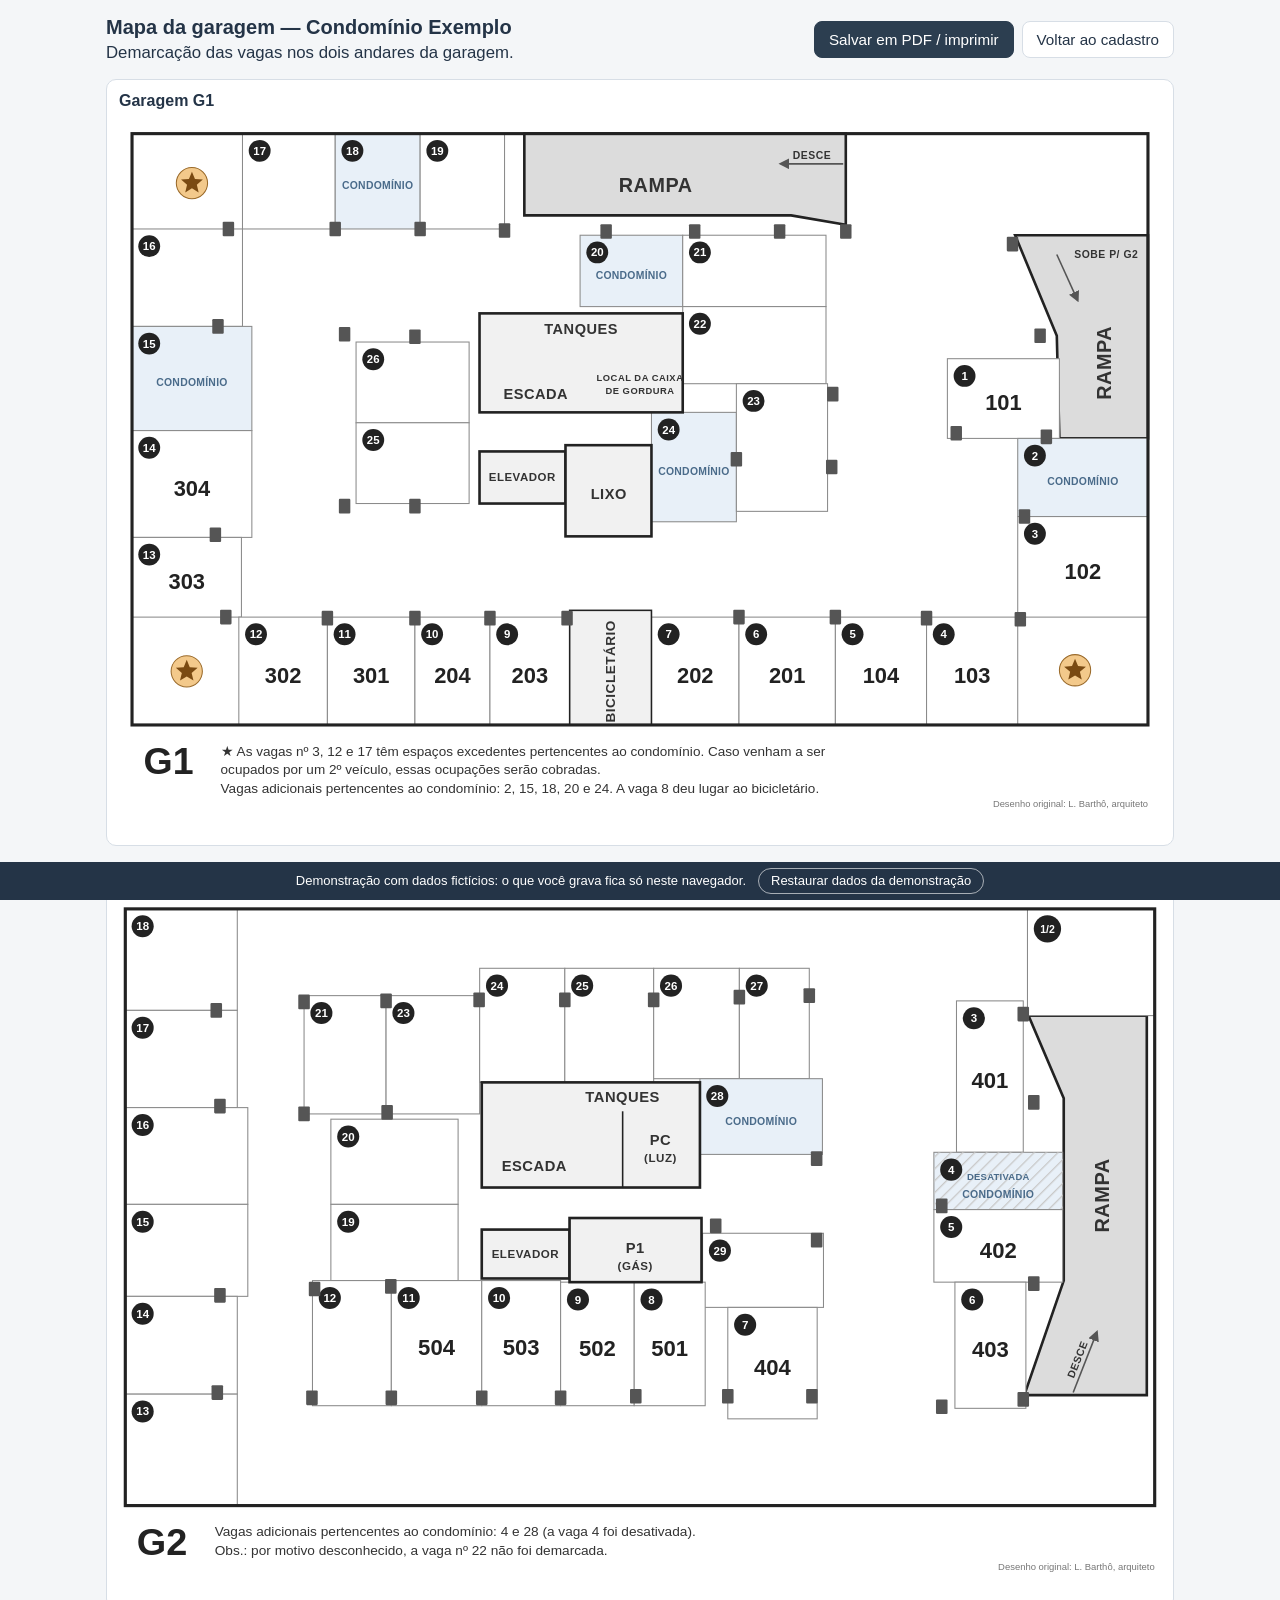
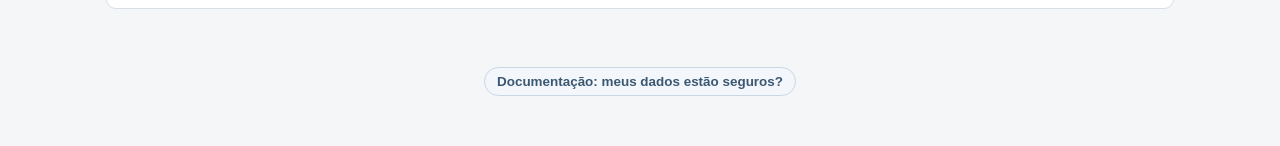
<file: mapa-vaga.html>
<!DOCTYPE html>
<html lang="pt-BR">
<head>
  <meta charset="UTF-8">
  <meta name="viewport" content="width=device-width, initial-scale=1.0, maximum-scale=1.0">
  <title>Mapa da garagem - Condomínio Exemplo</title>
  <meta name="robots" content="noindex, nofollow, noarchive, nosnippet, noimageindex">
  <meta name="theme-color" content="#2c3e50">
  <link rel="icon" type="image/png" sizes="32x32" href="favicon/favicon-32x32.png">
  <link rel="shortcut icon" href="favicon/favicon.ico">

  <!-- Mapa da garagem com a vaga do morador pintada. Endereço: mapa-vaga.html?apto=606&andar=G1&vaga=14
       (sem parâmetros, mostra os dois andares sem destaque). "Salvar em PDF" usa a impressão do
       navegador em A4 paisagem, uma garagem por página. -->
  <style>
    :root { --texto: #243447; --suave: #5f7287; --borda: #d7dee6; --destaque: #e65100; }
    * { box-sizing: border-box; }
    body { margin: 0; font-family: Arial, Helvetica, sans-serif; color: var(--texto); background: #f4f6f8; }
    .topo { max-width: 1100px; margin: 0 auto; padding: 16px; display: flex; flex-wrap: wrap; gap: 12px; align-items: center; justify-content: space-between; }
    .topo h1 { margin: 0; font-size: 1.25rem; }
    .topo p { margin: 4px 0 0; color: var(--suave); }
    .topo .sua-vaga { color: var(--texto); font-size: 1.05rem; }
    .topo .sua-vaga strong { color: var(--destaque); }
    .acoes { display: flex; gap: 8px; flex-wrap: wrap; }
    .acoes button, .acoes a { padding: 9px 14px; border-radius: 8px; border: 1px solid var(--borda); background: #fff; color: var(--texto); font-size: 0.95rem; cursor: pointer; text-decoration: none; }
    .acoes button { background: #2c3e50; border-color: #2c3e50; color: #fff; }
    main { max-width: 1100px; margin: 0 auto; padding: 0 16px 24px; }
    .folha { background: #fff; border: 1px solid var(--borda); border-radius: 10px; padding: 12px; margin-bottom: 16px; }
    .folha h2 { margin: 0 0 8px; font-size: 1rem; }
    .folha svg { display: block; width: 100%; height: auto; }
    body.retrato .folha svg { max-width: 560px; margin: 0 auto; }
    .erro { color: #b3261e; }
    .carregando { font-size: 0.8rem; color: var(--suave); font-style: italic; }
    body.no-popup .so-fora-do-popup { display: none !important; }
    body.no-popup .topo { padding-right: 56px; }

    /* Destaque da vaga do morador */
    .vaga.destaque rect { fill: #ffd180 !important; stroke: #e65100 !important; stroke-width: 7 !important; }
    .vaga.destaque .num-vaga circle { fill: #e65100; }
    .vaga.destaque .apto { fill: #7a2e00; }

    @media print {
      body { background: #fff; }
      .acoes, .nao-imprimir { display: none !important; }
      .topo { padding: 0 0 4mm; max-width: none; }
      main { padding: 0; max-width: none; }
      .folha { border: 0; padding: 0; margin: 0; page-break-after: always; break-after: page; }
      .folha:last-child { page-break-after: auto; break-after: auto; }
      .folha svg { max-height: 172mm; width: auto; max-width: 100%; margin: 0 auto; }
      body.retrato .folha svg { max-height: 262mm; }
    }
  </style>
  <script src="js/regras.js?v=20261009Z" defer></script>
  <script src="js/data/backend.js?v=20261009Z" defer></script>
  <script src="js/data/backend-demo.js?v=20261010A" defer></script>
  <script src="js/mapa-vaga.js?v=20261009Z" defer></script>
</head>
<body>
  <header class="topo">
    <div>
      <h1>Mapa da garagem — Condomínio Exemplo</h1>
      <p id="textoVaga" class="sua-vaga"><span class="carregando">Carregando</span></p>
    </div>
    <div class="acoes">
      <button type="button" id="btnImprimir">Salvar em PDF / imprimir</button>
      <a href="index.html" class="nao-imprimir so-fora-do-popup">Voltar ao cadastro</a>
    </div>
  </header>
  <main id="mapas"></main>
<footer class="rodape-site nao-imprimir so-fora-do-popup" style="max-width:750px;margin:18px auto 6px;text-align:center;font-size:0.82rem;">
  <a href="seguranca.html" style="display:inline-block;padding:6px 12px;border-radius:999px;border:1px solid #c9d7e5;background:#f3f7fb;color:#3b5873;font-size:0.84rem;font-weight:600;text-decoration:none;">Documentação: meus dados estão seguros?</a>
</footer>
</body>
</html>
</file>
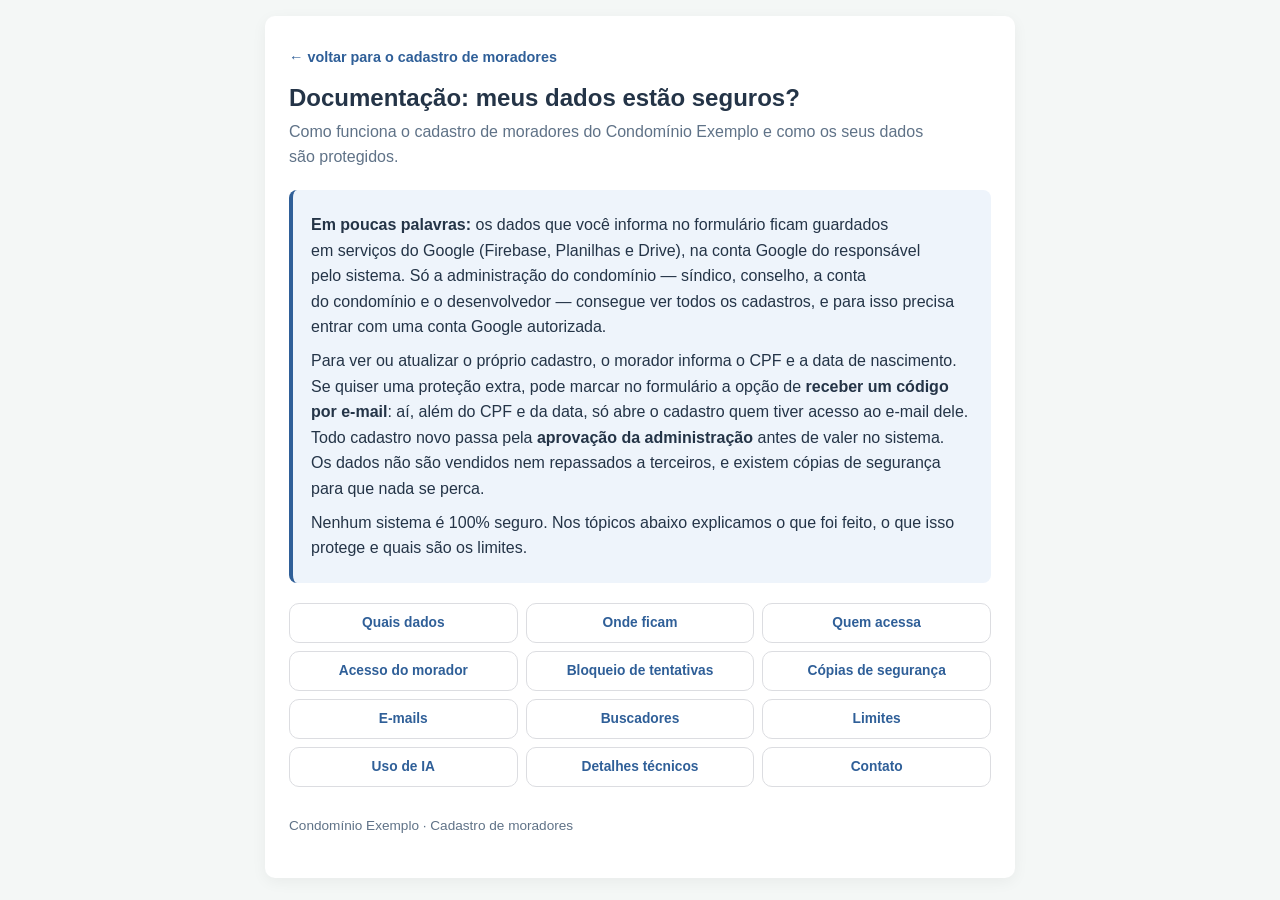
<file: seguranca.html>
<!DOCTYPE html>
<html lang="pt-BR">
<head>
  <meta charset="UTF-8">
  <meta name="viewport" content="width=device-width, initial-scale=1.0, maximum-scale=1.0">
  <meta name="robots" content="noindex, nofollow, noarchive, nosnippet, noimageindex">
  <title>Meus dados estão seguros? — Cadastro de moradores</title>
  <link rel="icon" type="image/png" sizes="32x32" href="favicon/favicon-32x32.png">
  <link rel="shortcut icon" href="favicon/favicon.ico">
  <style>
    :root {
      --texto: #243447;
      --suave: #5f7287;
      --borda: #dcdde1;
      --fundo: #f4f7f6;
      --cartao: #ffffff;
      --destaque: #2f5f98;
      --destaque-fundo: #eef4fb;
    }
    * { box-sizing: border-box; }
    body {
      margin: 0;
      padding: 16px;
      background: var(--fundo);
      color: var(--texto);
      font-family: 'Segoe UI', Tahoma, Geneva, Verdana, sans-serif;
      font-size: 16px;
      line-height: 1.6;
    }
    main {
      max-width: 750px;
      margin: 0 auto;
      background: var(--cartao);
      padding: 28px 24px;
      border-radius: 10px;
      box-shadow: 0 4px 15px rgba(0, 0, 0, 0.05);
    }
    .voltar { font-size: 0.9rem; font-weight: 600; color: var(--destaque); text-decoration: none; }
    h1 { font-size: 1.5rem; line-height: 1.3; margin: 12px 0 6px; text-wrap: balance; }
    .subtitulo { color: var(--suave); margin: 0 0 20px; }
    p, li { text-wrap: pretty; }
    ul { padding-left: 22px; }
    li { margin: 4px 0; }
    a { color: var(--destaque); }
    .resumo {
      background: var(--destaque-fundo);
      border-left: 4px solid var(--destaque);
      border-radius: 8px;
      padding: 14px 18px;
      margin-bottom: 20px;
    }
    .resumo p { margin: 8px 0; }

    /* Menu de tópicos: botões como os da área da administração, 12 tópicos em linhas cheias
       (3 por linha em tela larga, 2 no celular — sem botão sozinho numa linha). */
    .menu-topicos {
      display: grid;
      grid-template-columns: repeat(3, minmax(0, 1fr));
      gap: 8px;
    }
    .menu-topicos button {
      min-height: 40px;
      padding: 8px 6px;
      border: 1px solid var(--borda);
      border-radius: 10px;
      background: var(--cartao);
      color: var(--destaque);
      font: inherit;
      font-size: 0.86rem;
      font-weight: 700;
      line-height: 1.25;
      cursor: pointer;
    }
    .menu-topicos button:hover { background: var(--destaque-fundo); }
    .menu-topicos button[aria-expanded="true"] { background: var(--destaque); border-color: var(--destaque); color: #fff; }
    @media (max-width: 560px) {
      .menu-topicos { grid-template-columns: repeat(2, minmax(0, 1fr)); }
      .menu-topicos button { font-size: 0.8rem; }
    }

    .topico {
      margin-top: 14px;
      padding: 16px 18px;
      border: 1px solid var(--borda);
      border-radius: 10px;
    }
    .topico[hidden] { display: none; }
    .topico-topo { display: flex; align-items: flex-start; justify-content: space-between; gap: 12px; }
    .topico h2 { font-size: 1.12rem; margin: 0; text-wrap: balance; }
    .topico h3 { font-size: 0.95rem; margin: 14px 0 2px; }
    .fechar-topico {
      flex: none;
      width: 32px;
      height: 32px;
      border: 1px solid var(--borda);
      border-radius: 50%;
      background: var(--cartao);
      color: var(--suave);
      font-size: 1.2rem;
      line-height: 1;
      cursor: pointer;
    }
    .fechar-topico:hover { background: var(--destaque-fundo); }
    table { width: 100%; border-collapse: collapse; font-size: 0.9rem; margin: 8px 0; }
    th, td { text-align: left; padding: 6px 8px; border-bottom: 1px solid var(--borda); vertical-align: top; }
    th { color: var(--suave); font-weight: 600; }
    .tabela { overflow-x: auto; }
    .rodape { margin-top: 28px; font-size: 0.85rem; color: var(--suave); }
    @media (max-width: 480px) {
      main { padding: 22px 16px; }
      h1 { font-size: 1.3rem; }
      .topico { padding: 14px; }
    }
  </style>
</head>
<body>
<main>
  <a class="voltar" id="linkVoltar" href="index.html">← voltar para o cadastro de moradores</a>
  <h1>Documentação: meus dados estão seguros?</h1>
  <p class="subtitulo">Como funciona o cadastro de moradores do Condomínio Exemplo e como os seus dados são protegidos.</p>

  <div class="resumo">
    <p><strong>Em poucas palavras:</strong> os dados que você informa no formulário ficam guardados em serviços do Google
      (Firebase, Planilhas e Drive), na conta Google do responsável pelo sistema. Só a administração do condomínio —
      síndico, conselho, a conta do condomínio e o desenvolvedor — consegue ver todos os cadastros, e para isso precisa
      entrar com uma conta Google autorizada.</p>
    <p>Para ver ou atualizar o próprio cadastro, o morador informa o CPF e a data de nascimento. Se quiser uma proteção
      extra, pode marcar no formulário a opção de <strong>receber um código por e-mail</strong>: aí, além do CPF e da data,
      só abre o cadastro quem tiver acesso ao e-mail dele. Todo cadastro novo passa pela <strong>aprovação da administração</strong> antes de valer no sistema. Os dados não são vendidos nem repassados a terceiros, e existem
      cópias de segurança para que nada se perca.</p>
    <p>Nenhum sistema é 100% seguro. Nos tópicos abaixo explicamos o que foi feito, o que isso protege e quais são os limites.</p>
  </div>

  <nav class="menu-topicos" aria-label="Tópicos">
    <button type="button" aria-expanded="false" aria-controls="dados">Quais dados</button>
    <button type="button" aria-expanded="false" aria-controls="onde">Onde ficam</button>
    <button type="button" aria-expanded="false" aria-controls="quem">Quem acessa</button>
    <button type="button" aria-expanded="false" aria-controls="morador">Acesso do morador</button>
    <button type="button" aria-expanded="false" aria-controls="tentativas">Bloqueio de tentativas</button>
    <button type="button" aria-expanded="false" aria-controls="copias">Cópias de segurança</button>
    <button type="button" aria-expanded="false" aria-controls="emails">E-mails</button>
    <button type="button" aria-expanded="false" aria-controls="busca">Buscadores</button>
    <button type="button" aria-expanded="false" aria-controls="limites">Limites</button>
    <button type="button" aria-expanded="false" aria-controls="ia">Uso de IA</button>
    <button type="button" aria-expanded="false" aria-controls="tecnico">Detalhes técnicos</button>
    <button type="button" aria-expanded="false" aria-controls="contato">Contato</button>
  </nav>

  <section class="topico" id="dados" hidden>
    <div class="topico-topo"><h2>Quais dados são coletados e para quê</h2><button type="button" class="fechar-topico" aria-label="Fechar">&times;</button></div>
    <p>Nome, CPF, data de nascimento, RG, telefones e e-mail do morador; ocupantes do apartamento; contatos de emergência;
      veículos e vaga de garagem; bicicletas; animais de estimação; prestadores de serviço; e, para inquilinos, dados da
      locação e a cópia do contrato.</p>
    <p>Esses dados são usados pela administração do condomínio para identificar os moradores, cuidar da segurança e do
      controle de acesso, organizar a garagem e entrar em contato em caso de emergência.</p>
  </section>

  <section class="topico" id="onde" hidden>
    <div class="topico-topo"><h2>Onde os dados ficam guardados</h2><button type="button" class="fechar-topico" aria-label="Fechar">&times;</button></div>
    <p>O sistema usa serviços de empresas conhecidas, cada um com uma função:</p>
    <div class="tabela">
      <table>
        <tr><th>Serviço</th><th>Para que é usado</th></tr>
        <tr><td><strong>Google Firebase</strong> (Cloud Firestore)</td><td>Banco de dados principal, onde ficam os cadastros.</td></tr>
        <tr><td><strong>Google Apps Script</strong></td><td>O "servidor" do sistema: recebe os pedidos do formulário, confere as permissões e lê ou grava no banco de dados.</td></tr>
        <tr><td><strong>Google Planilhas e Google Drive</strong></td><td>Cópia de segurança dos dados, relatórios em PDF, o PDF de cada cadastro e as cópias dos contratos de locação.</td></tr>
        <tr><td><strong>Gmail</strong> (pelo Apps Script)</td><td>Envio dos e-mails automáticos do sistema.</td></tr>
        <tr><td><strong>GitHub Pages</strong></td><td>Hospeda as páginas do site (o formulário e a área da administração). Só o código do site fica lá — nenhum dado de morador.</td></tr>
      </table>
    </div>
    <p>A conexão entre o seu navegador e o sistema é criptografada (HTTPS). Os serviços do Google também guardam os dados
      criptografados nos seus servidores, conforme as políticas do próprio Google.</p>
  </section>

  <section class="topico" id="quem" hidden>
    <div class="topico-topo"><h2>Quem tem acesso aos cadastros</h2><button type="button" class="fechar-topico" aria-label="Fechar">&times;</button></div>
    <p>Só quem está cadastrado na página <strong>Membros</strong> da área da administração:</p>
    <ul>
      <li>a conta de e-mail do condomínio;</li>
      <li>o síndico;</li>
      <li>até três membros do conselho;</li>
      <li>o desenvolvedor do sistema.</li>
    </ul>
    <p>Para entrar, a pessoa faz login com a conta Google. O sistema confere com o próprio Google se o login é verdadeiro e
      se o e-mail está na lista de membros. Quem não está na lista não vê nada.</p>
    <p>Cada papel tem permissões diferentes. Por exemplo, o síndico não pode trocar quem é o síndico, e cada membro do
      conselho só pode alterar o próprio e-mail de acesso. Quando alguém sai da lista de membros, perde o acesso.</p>
    <p>Toda alteração feita pela administração fica registrada com o e-mail de quem fez, no histórico do próprio
      cadastro e no painel "Últimas alterações".</p>
  </section>

  <section class="topico" id="morador" hidden>
    <div class="topico-topo"><h2>Como o morador acessa o próprio cadastro</h2><button type="button" class="fechar-topico" aria-label="Fechar">&times;</button></div>
    <p>Para abrir e atualizar o próprio cadastro, o morador informa o <strong>CPF</strong> e a <strong>data de
      nascimento</strong>. Os dois precisam conferir com o mesmo cadastro. Para evitar tentativas de adivinhação, existe
      um limite de tentativas erradas (veja "Bloqueio de tentativas").</p>
    <h3>Proteção extra opcional: código por e-mail</h3>
    <p>No formulário, o morador pode marcar <strong>"Exigir código por e-mail para abrir meu cadastro"</strong>. Com isso,
      depois do CPF e da data de nascimento, o sistema manda um código de 6 dígitos para o e-mail do cadastro, válido por
      10 minutos, e só mostra os dados depois do código certo. Assim, quem souber o CPF e a data de nascimento de alguém
      não consegue abrir o cadastro sem acesso ao e-mail da pessoa.</p>
    <ul>
      <li>Código errado conta como tentativa errada (veja "Bloqueio de tentativas").</li>
      <li>Um novo código só pode ser pedido 1 minuto depois do anterior.</li>
      <li>Se o sistema estiver no modo de contingência, esses cadastros não abrem até o sistema principal voltar.</li>
      <li>Se o morador perder o acesso ao e-mail, a administração pode desligar a opção. Isso fica registrado com o
        e-mail de quem desligou.</li>
    </ul>
    <p>Depois de cada envio, o sistema manda para o e-mail informado no formulário uma cópia do cadastro em PDF, para
      conferência.</p>
  </section>

  <section class="topico" id="tentativas" hidden>
    <div class="topico-topo"><h2>Bloqueio após 5 tentativas erradas</h2><button type="button" class="fechar-topico" aria-label="Fechar">&times;</button></div>
    <p>Serve para impedir que alguém descubra a data de nascimento de outra pessoa testando várias datas.</p>
    <h3>O que conta como tentativa errada</h3>
    <ul>
      <li>Buscar o cadastro com um CPF e uma data de nascimento que não conferem com nenhum cadastro. Tanto faz se o erro
        está no CPF, na data ou nos dois: o sistema responde com a mesma mensagem e conta uma tentativa errada para o
        CPF digitado.</li>
      <li>Tentar enviar uma atualização do cadastro sem que o CPF e a data de nascimento confiram.</li>
    </ul>
    <h3>O que não conta</h3>
    <ul>
      <li>CPF com menos de 11 números ou data de nascimento em formato inválido: o sistema avisa o erro sem fazer a busca.</li>
      <li>Falhas técnicas (por exemplo, o servidor demorar a responder).</li>
    </ul>
    <h3>Como funciona o bloqueio</h3>
    <ul>
      <li>A contagem é feita <strong>por CPF</strong>, e não por aparelho ou pessoa. Consulta e atualização somam na
        mesma contagem.</li>
      <li>Cada tentativa errada fica contando por 15 minutos. Se passarem 15 minutos sem novos erros, a contagem volta
        a zero. Uma busca certa também zera a contagem.</li>
      <li>Na <strong>5ª tentativa errada</strong> dentro desse período, o CPF fica <strong>bloqueado sem prazo</strong>.
        Enquanto estiver bloqueado, nem a combinação certa é aceita.</li>
      <li>Cada bloqueio fica registrado com o CPF, o morador (quando o CPF é de um cadastro), a data e hora, o motivo e
        o tipo de erro de cada tentativa — por exemplo, "data de nascimento incorreta" ou "CPF não cadastrado". Esse
        detalhe fica só no registro interno: para quem tenta, a mensagem é sempre a mesma.</li>
    </ul>
    <h3>Como recuperar o acesso</h3>
    <ul>
      <li>O bloqueio não acaba sozinho. É preciso pedir o desbloqueio ao síndico ou pelo e-mail
        <a href="mailto:contato@exemplo.com.br">contato@exemplo.com.br</a>.</li>
      <li>A administração desbloqueia pela página "Bloqueios" da área restrita. O desbloqueio só libera o acesso: o
        registro do bloqueio continua guardado, junto com quem desbloqueou e a data e hora.</li>
      <li>Se o problema for um dado errado no cadastro (por exemplo, a data de nascimento), a administração também pode
        conferir e corrigir.</li>
    </ul>
    <p>Como a contagem é por CPF, se outra pessoa errar 5 vezes com o seu CPF, o seu acesso fica bloqueado até a
      administração desbloquear. É um efeito colateral conhecido dessa proteção, e o histórico ajuda a administração a
      identificar esses casos.</p>
  </section>

  <section class="topico" id="copias" hidden>
    <div class="topico-topo"><h2>Cópias de segurança e histórico</h2><button type="button" class="fechar-topico" aria-label="Fechar">&times;</button></div>
    <ul>
      <li>A cada alteração, o sistema faz automaticamente uma cópia completa dos dados (um arquivo técnico e uma cópia da
        planilha) numa pasta do Google Drive da administração.</li>
      <li>Ficam guardadas todas as cópias dos últimos 30 dias e, das mais antigas, uma por mês. As que sobram vão para
        uma pasta "Lixeira", e a exclusão definitiva é feita manualmente pela administração.</li>
      <li>Cada cadastro tem um PDF com a versão mais recente, e as versões anteriores ficam numa subpasta de backup.</li>
      <li>Se o banco de dados principal ficar fora do ar, o sistema passa a ler a planilha de cópia, só para consulta. Nesse
        modo não é possível alterar dados, para evitar que as informações fiquem diferentes entre os dois lugares.</li>
    </ul>
  </section>

  <section class="topico" id="emails" hidden>
    <div class="topico-topo"><h2>E-mails enviados pelo sistema</h2><button type="button" class="fechar-topico" aria-label="Fechar">&times;</button></div>
    <ul>
      <li><strong>Para a administração, uma vez por mês:</strong> um resumo com as alterações feitas nos cadastros no mês.
        Esse e-mail não traz CPF nem outros documentos — só o que mudou e quem mudou. Quem recebe é escolhido na página
        "Notificações".</li>
      <li><strong>Para a administração, na hora:</strong> um aviso quando um cadastro é excluído, para o síndico, o
        condomínio e o desenvolvedor que estiverem marcados em "Notificações". O conselho vê no resumo mensal.</li>
      <li><strong>Para a administração, quando um CPF é bloqueado:</strong> um aviso para quem está marcado em "Notificações", com o CPF, o
        cadastro (se houver), a data e hora e o motivo do bloqueio.</li>
      <li><strong>Para o morador, uma vez por ano:</strong> se o cadastro ficar 1 ano sem atualização, um e-mail pede que ele
        revise e confirme ou atualize os dados, com o link do formulário. No máximo um e-mail por ano.</li>
      <li><strong>Para o morador:</strong> um link para a cópia do próprio cadastro em PDF, no Google Drive, enviado ao
        e-mail informado no formulário. O arquivo é compartilhado só com esse e-mail (e com a administração). Se o e-mail
        não for de uma conta Google, o PDF vai anexado. Ele contém dados pessoais: não repasse o link nem o arquivo.</li>
    </ul>
  </section>

  <section class="topico" id="busca" hidden>
    <div class="topico-topo"><h2>O site não aparece em buscadores</h2><button type="button" class="fechar-topico" aria-label="Fechar">&times;</button></div>
    <p>As páginas do sistema têm uma instrução ("noindex") que pede aos buscadores, como Google e Bing, para não
      listarem o site nos resultados de pesquisa. Assim, quem pesquisar o nome do condomínio não deve encontrar o
      formulário nem a área da administração.</p>
    <p><strong>Limitações:</strong></p>
    <ul>
      <li>É um pedido, não um bloqueio. Os buscadores mais conhecidos respeitam essa instrução, mas nada obriga um robô
        a respeitá-la.</li>
      <li>Não esconde o site de quem tem o endereço: qualquer pessoa com o link consegue abrir as páginas.</li>
      <li>Não protege os dados por si só. Quem protege os cadastros são as regras de acesso descritas nos outros tópicos
        (CPF e data de nascimento para o morador, login autorizado para a administração).</li>
    </ul>
  </section>

  <section class="topico" id="limites" hidden>
    <div class="topico-topo"><h2>O que esta proteção não cobre</h2><button type="button" class="fechar-topico" aria-label="Fechar">&times;</button></div>
    <ul>
      <li>Quem souber o CPF e a data de nascimento de um morador consegue abrir o cadastro dele. São dados que nem
        sempre são secretos; o bloqueio após 5 tentativas reduz o risco, mas não o elimina.</li>
      <li>O bloqueio por CPF pode ser usado de má-fé para travar o acesso de outra pessoa até a administração desbloquear.</li>
      <li>Os membros da administração conseguem ver, baixar e imprimir os dados. O sistema registra as alterações, mas
        não consegue impedir o que alguém autorizado faz com uma cópia.</li>
      <li>A segurança também depende das contas Google dos membros. Recomenda-se usar senha forte e verificação em duas
        etapas.</li>
      <li>Os dados dependem da disponibilidade e da segurança dos serviços do Google, que estão fora do controle do
        condomínio.</li>
    </ul>
  </section>

  <section class="topico" id="ia" hidden>
    <div class="topico-topo"><h2>Desenvolvimento com auxílio de inteligência artificial</h2><button type="button" class="fechar-topico" aria-label="Fechar">&times;</button></div>
    <p>Este sistema foi desenvolvido com o auxílio de inteligência artificial, usando o <strong>Claude</strong>, da
      Anthropic. A IA participou do processo de desenvolvimento — escrevendo e revisando código, testando e ajustando o
      sistema — sempre sob a supervisão e as decisões do desenvolvedor responsável.</p>
    <p>Durante o desenvolvimento e a manutenção, a IA trabalhou com o código e, em algumas tarefas, com arquivos do
      sistema. O sistema em funcionamento não envia dados de moradores para nenhuma inteligência artificial.</p>
  </section>

  <section class="topico" id="tecnico" hidden>
    <div class="topico-topo"><h2>Detalhes técnicos</h2><button type="button" class="fechar-topico" aria-label="Fechar">&times;</button></div>
    <ul>
      <li>O navegador nunca acessa o banco de dados diretamente: todas as leituras e gravações passam pelo Apps Script,
        que usa uma credencial de conta de serviço guardada nas propriedades do script, e não no código do site.</li>
      <li>O login da administração usa o "Fazer login com o Google". O token recebido é validado no servidor pelo
        Google (assinatura, emissor, validade e aplicativo de destino) antes de qualquer operação restrita.</li>
      <li>As permissões de cada papel são conferidas no servidor, não só na tela.</li>
      <li>Sessão de 1 hora do morador: depois que o CPF e a data de nascimento conferem (no Kit de Boas-vindas ou na
        consulta do cadastro), o site guarda os dois só nesta aba do navegador (sessionStorage) por 1 hora, para não
        pedir de novo. Junto, guarda o nome, o apartamento e o e-mail do cadastro, só para mostrar no topo da página.
        Na tela, aparecem só os 3 primeiros dígitos do CPF e o dia do aniversário. Tocar em "Sair" ou fechar a aba
        apaga esses dados; o servidor continua conferindo o CPF e a data a cada uso.</li>
      <li>Login de admin e de morador: entrar pela área de administração com o Google também abre a sessão de morador
        (se a pessoa tiver cadastro). Entrar pelo CPF abre só a sessão de morador, nunca o login de admin. Tocar em
        "Sair" em qualquer lugar do site (na home ou na área de administração) encerra os dois nesta aba.</li>
      <li>Código por e-mail: o código fica guardado só como resumo criptográfico (SHA-256) por 10 minutos. Abrir com
        o código cria uma sessão de 1 hora, exigida também para gravar a atualização desse cadastro.</li>
      <li>As tentativas erradas ficam no cache do Apps Script por 15 minutos; os bloqueios, no Firestore (um registro
        permanente por bloqueio, completado no desbloqueio, e um marcador do bloqueio em vigor). Vale tanto para a
        consulta quanto para a atualização do cadastro.</li>
      <li>Os campos digitados são validados e tratados antes de ser gravados ou exibidos.</li>
      <li>A pasta do sistema no Google Drive é compartilhada como "leitor" com os e-mails da página Membros. Quem sai
        da lista perde esse acesso, se ele tiver sido dado pelo próprio sistema.</li>
      <li>As páginas têm a meta tag <code>robots</code> com <code>noindex, nofollow, noarchive, nosnippet,
        noimageindex</code>.</li>
    </ul>
  </section>

  <section class="topico" id="contato" hidden>
    <div class="topico-topo"><h2>Dúvidas, correção ou exclusão de dados</h2><button type="button" class="fechar-topico" aria-label="Fechar">&times;</button></div>
    <p>Para esclarecer dúvidas, consultar, corrigir ou pedir a exclusão dos seus dados, escreva para
      <a href="mailto:contato@exemplo.com.br">contato@exemplo.com.br</a>.</p>
  </section>

  <p class="rodape">Condomínio Exemplo · Cadastro de moradores</p>
</main>
<script>
  // "Voltar" inteligente: volta para a página de onde a pessoa veio (área da administração, mapa da
  // vaga ou formulário). Se veio de uma página do próprio site, usa o histórico do navegador, que
  // devolve a página no mesmo ponto em que estava (ex.: o painel aberto no admin).
  (function() {
    var link = document.getElementById("linkVoltar");
    var origem = "";
    try { var r = new URL(document.referrer); if (r.origin === location.origin) origem = r.pathname; } catch (e) {}
    if (!origem) return;
    if (/admin.html$/.test(origem)) { link.href = "admin.html"; link.textContent = "← voltar para a área da administração"; }
    else if (/mapa-vaga.html$/.test(origem)) { link.href = "mapa-vaga.html"; link.textContent = "← voltar para o mapa da vaga"; }
    link.addEventListener("click", function(e) {
      if (history.length > 1) { e.preventDefault(); history.back(); }
    });
  })();

  // Accordion exclusivo: abrir um tópico fecha o anterior; clicar de novo no aberto (ou no ×) fecha.
  (function() {
    var botoes = Array.prototype.slice.call(document.querySelectorAll(".menu-topicos button"));
    function abrir(id) {
      botoes.forEach(function(b) {
        var alvo = document.getElementById(b.getAttribute("aria-controls"));
        var aberto = b.getAttribute("aria-controls") === id;
        b.setAttribute("aria-expanded", aberto ? "true" : "false");
        alvo.hidden = !aberto;
      });
      if (id) document.getElementById(id).scrollIntoView({ behavior: "smooth", block: "nearest" });
    }
    botoes.forEach(function(b) {
      b.addEventListener("click", function() {
        abrir(b.getAttribute("aria-expanded") === "true" ? null : b.getAttribute("aria-controls"));
      });
    });
    document.querySelectorAll(".fechar-topico").forEach(function(x) {
      x.addEventListener("click", function() { abrir(null); });
    });
    // Link direto para um tópico (ex.: seguranca.html#tentativas) já abre esse tópico.
    var hash = location.hash.replace("#", "");
    if (hash && document.getElementById(hash) && document.getElementById(hash).classList.contains("topico")) abrir(hash);
  })();
</script>
<script src="js/popup-links.js?v=20261010C"></script>
<script src="js/sem-conectivos.js?v=20261009Z"></script>
</body>
</html>
</file>
<file: css/base.css>
/* VARIÁVEIS, BODY E CONTAINER PRINCIPAL */ 

:root {
  --primary-color: #2c3e50;
  --accent-color: #3498db;
  --bg-color: #f4f7f6;
  --card-bg: #ffffff;
  --text-color: #333333;
  --border-color: #dcdde1;
  --secondary-color: #7f8c8d;
  --secondary-hover: #6c7a7d;
}

body {
  font-family: 'Segoe UI', Tahoma, Geneva, Verdana, sans-serif;
  background-color: var(--bg-color);
  color: var(--text-color);
  margin: 0;
  padding: 15px;
  font-size: 16px;
  line-height: 1.5;
}

/* Bloco de busca por CPF: mantém o layout horizontal/vertical com foco em legibilidade */
.consulta-grupo {
  display: flex;
  flex-direction: column;
  width: 100%;
}

.container {
  max-width: 750px;
  margin: 0 auto;
  background: var(--card-bg);
  padding: 25px;
  border-radius: 10px;
  box-shadow: 0 4px 15px rgba(0,0,0,0.05);
  box-sizing: border-box;
}

h1 {
  font-size: 1.5rem;
  color: var(--primary-color);
  margin-bottom: 5px;
  text-align: center;
}

h2.subtitulo {
    font-size: 1.25em;
    display: block;
    font-weight: 500;
    text-align: center;
    font-style: italic;
    margin-top: 5px;
}

.subtitle {
  text-align: center;
  color: #7f8c8d;
  margin-bottom: 25px;
  font-size: 0.95rem;
}

.section {
  margin-bottom: 28px;
  padding-top: 6px;
}

#secApto {
  margin-top: 20px;
}

.hidden {
  display: none;
}

.title-grupo {
  font-size: 1.1rem;
  border-bottom: 2px solid var(--accent-color);
  padding-bottom: 4px;
  margin-top: 25px;
}

.link-destaque {
  text-align: center;
  font-weight: bold;
  margin-top: 0;
  margin-bottom: 25px;
  font-size: 0.95rem;
}

.link-admin-topo {
  text-align: center;
  margin-top: 0;
  margin-bottom: 10px;
  font-size: 0.84rem;
  font-weight: 600;
}

.link-admin-topo a {
  display: inline-block;
  padding: 6px 12px;
  border-radius: 999px;
  border: 1px solid #c9d7e5;
  background: #f3f7fb;
  color: var(--primary-color-soft);
  text-decoration: none;
  transition: background-color 0.18s ease, border-color 0.18s ease, color 0.18s ease;
}

.link-admin-topo a:hover {
  background: #e9f1f8;
  border-color: #b7c9db;
}

.link-admin-topo a:focus-visible {
  outline: 2px solid rgba(31, 93, 153, 0.3);
  outline-offset: 2px;
}

.link-destaque a, .email-link {
  color: var(--accent-color);
  text-decoration: none;
  transition: color 0.2s ease;
}

.link-destaque a:hover, .email-link:hover {
  text-decoration: underline;
  color: #2980b9;
}

#secFinal p.desc-secao {
    margin-top: 10px;
}

div#secDetalhes {
    margin-bottom: 0px;
}

/* Topo do formulário: "Acessar área da administração" e "Documentação" lado a lado, ocupando a linha toda. */
.link-admin-topo {
  display: flex;
  gap: 8px;
}
.link-admin-topo a {
  flex: 1 1 0;
  min-width: 0;
  display: flex;
  align-items: center;
  justify-content: center;
  text-align: center;
  line-height: 1.25;
  color: #3b5873;
  text-wrap: balance;
  border-radius: 12px;
}

.nota-kit { font-size: 0.8rem; margin-top: -6px; }

/* Botão do Kit de Boas-vindas, com a explicação logo abaixo */
.link-destaque { margin-bottom: 6px; }
.link-destaque a.btn-kit {
  display: inline-block; padding: 10px 22px; border-radius: 10px; background: var(--accent-color); color: #fff;
  font-weight: 700; text-decoration: none;
}
.link-destaque a.btn-kit:hover { color: #fff; text-decoration: none; filter: brightness(1.08); }
.nota-kit { margin-top: 0 !important; margin-bottom: 25px !important; text-align: center; }
</file>
<file: css/inputs.css>
/* Labels, campos de entrada e estados visuais do formulário */

label {
  display: block;
  font-weight: 600;
  margin-top: 12px;
  margin-bottom: 8px;
  font-size: 1rem;
}

input[type="checkbox"] {
  width: 20px;
  height: 20px;
  cursor: pointer;
  vertical-align: middle;
  margin: 0;
  flex-shrink: 0;
}

.row-checkbox-morador {
  display: flex !important;
  align-items: center;
  justify-content: center;
  position: relative;
  margin: 10px auto 0;
  width: 100%;
  max-width: 340px;
  transition: opacity 0.2s ease, filter 0.2s ease;
}

.checkbox-group {
  display: flex !important;
  align-items: center;
  gap: 8px;
  margin-top: 10px;
}

.row-checkbox-morador label,
.checkbox-group label {
  margin: 0 !important;
  display: inline !important;
  font-weight: 500;
}

.btn-novo-cadastro {
  border: 1px solid #173a58;
  background: #ffffff;
  color: #173a58;
  border-radius: 8px;
  padding: 12px 46px;
  min-height: 50px;
  width: 100%;
  font-size: 1rem;
  font-weight: 700;
  position: relative;
  text-align: center;
  cursor: pointer;
  transition: background-color 0.2s ease, color 0.2s ease, border-color 0.2s ease, box-shadow 0.2s ease, transform 0.2s ease;
}

.btn-novo-cadastro:hover:not(:disabled) {
  background: #eef4fa;
  color: #173a58;
  border-color: #0f2f4a;
  box-shadow: 0 4px 12px rgba(23, 58, 88, 0.14);
}

.btn-novo-cadastro.ativo {
  background: #173a58;
  color: #ffffff;
  border-color: #173a58;
}

.btn-novo-cadastro.ativo:hover:not(:disabled) {
  background: #173a58;
  color: #ffffff;
  border-color: #173a58;
  box-shadow: none;
}

.btn-fechar-novo-cadastro {
  position: absolute;
  top: 50%;
  right: 12px;
  transform: translateY(-50%);
  width: 25px;
  height: 25px;
  border: 1px solid #173a58;
  border-radius: 4px;
  background: #ffffff;
  color: #173a58;
  font-size: 1.05rem;
  font-weight: 700;
  line-height: 1;
  cursor: pointer;
  display: inline-flex;
  align-items: center;
  justify-content: center;
  padding: 0;
  box-shadow: none;
  z-index: 2;
  transition: background-color 0.2s ease, color 0.2s ease;
}

.btn-fechar-novo-cadastro:hover:not(:disabled) {
  background: #e8f1f9;
  border-color: #173a58;
  color: #0f2f4a;
}

.btn-fechar-novo-cadastro:disabled {
  opacity: 0;
}

.btn-fechar-novo-cadastro.hidden {
  display: none !important;
}

.btn-novo-cadastro.bloqueado {
  cursor: pointer;
}

input[type="text"],
input[type="tel"],
input[type="email"],
input[type="date"],
input[type="number"],
select,
textarea {
  width: 100% !important;
  min-height: 46px;
  padding: 10px 12px;
  border: 1px solid var(--border-color);
  border-radius: 6px;
  box-sizing: border-box !important;
  font-size: 1rem;
  background-color: #fff;
  color: var(--text-color);
  font-family: inherit;
  appearance: none;
  -webkit-appearance: none;
  transition: border-color 0.2s ease, box-shadow 0.2s ease, background-color 0.2s ease;
}

select {
  padding-right: 38px;
  cursor: pointer;
  background-image:
    linear-gradient(45deg, transparent 50%, var(--accent-color) 50%),
    linear-gradient(135deg, var(--accent-color) 50%, transparent 50%);
  background-position: calc(100% - 18px) calc(50% - 3px), calc(100% - 12px) calc(50% - 3px);
  background-size: 6px 6px, 6px 6px;
  background-repeat: no-repeat;
  background-color: #fff;
}

select:hover {
  border-color: var(--accent-color);
  box-shadow: 0 0 0 2px rgba(52, 152, 219, 0.08);
}

select:focus,
input:focus,
textarea:focus {
  outline: none;
  border-color: var(--accent-color);
  box-shadow: 0 0 0 3px rgba(52, 152, 219, 0.22);
}

select option {
  color: var(--text-color);
}

input:disabled,
button:disabled {
  background-color: #e9ecef !important;
  color: #6c757d !important;
  border-color: #ced4da !important;
  cursor: not-allowed !important;
  opacity: 0.7;
}

.input-label {
  font-size: 0.95rem;
  color: #4b5563;
  margin-bottom: 4px;
  margin-top: 6px;
  font-weight: 600;
  display: block;
  text-align: left;
}

.input-label-consulta {
  font-size: 0.95rem;
  color: #4b5563;
  margin-bottom: 4px;
  margin-top: 6px;
  font-weight: 600;
  display: block;
  text-align: center;
}

.input-erro-destaque {
  border: 2px solid #e74c3c !important;
  background-color: #fdf2f2 !important;
  transition: all 0.3s ease;
}

#nascConsulta {
  text-align: center;
}

label .required-star,
.input-label .required-star {
  color: #e74c3c;
}

/* "Mora no imóvel" (só para proprietário), centralizado abaixo do vínculo */
.opcao-mora-imovel {
  margin-top: 14px;
}
.opcao-mora-imovel.hidden {
  display: none !important;
}

/* Mesmo espaço entre "vínculo", "Mora no imóvel?" e "apartamento" */
#secTipoResidente { margin-bottom: 0; }
#secApto { margin-top: 20px !important; padding-top: 0; }
.opcao-mora-imovel { margin-top: 20px !important; }

/* "Novo cadastro" desativado (com login, ou enquanto o CPF estiver preenchido): cinza, sem clique. */
.btn-novo-cadastro.bloqueado,
.btn-novo-cadastro[aria-disabled="true"] {
  background: #eef1f4;
  color: #9aa6b2;
  border-color: #d5dce3;
  box-shadow: none;
  cursor: not-allowed;
}
</file>
<file: css/consulta.css>
.card-consulta {
  background-color: #eef2f7;
  border-left: 4px solid var(--accent-color);
  padding: 20px 15px !important;
  border-radius: 8px;
  margin-bottom: 25px !important;
  min-height: 180px;
  display: flex;
  flex-direction: column;
  justify-content: center;
  box-sizing: border-box !important;
}

.card-consulta h3 {
  margin-top: 0 !important;
  margin-bottom: 15px !important;
  font-size: 0.95rem;
  color: var(--primary-color);
  line-height: 1.3;
}

.row-consulta,
#rowConsultaCpf {
  display: flex !important;
  flex-direction: column !important;
  align-items: center !important;
  gap: 10px !important;
  width: 100% !important;
  max-width: 340px !important;
  margin: 0 auto !important;
}

.row-consulta input[type="text"],
#cpfConsulta {
  margin: 0;
  text-align: center !important;
}

#cpfConsulta,
#nascConsulta,
#btnBuscarCpf,
#btnMoradorNovo {
  width: 100% !important;
  min-height: 50px !important;
  height: 50px !important;
  box-sizing: border-box !important;
}

.row-consulta button,
#btnBuscarCpf {
  background-color: #24527a;
  color: white;
  border: 2px solid #173a58;
  padding: 11px 16px;
  border-radius: 8px;
  font-size: 1rem;
  font-weight: bold;
  cursor: pointer;
  white-space: nowrap;
  width: 100% !important;
  min-height: 50px !important;
  display: flex !important;
  align-items: center !important;
  justify-content: center !important;
  box-sizing: border-box !important;
  box-shadow: 0 2px 6px rgba(0,0,0,0.12);
}

.centralizado {
  text-align: center !important;
}

.centralizado h3, 
.centralizado label {
  text-align: center !important;
  display: block;
  margin-left: auto;
  margin-right: auto;
}

.centralizado select {
  text-align: center !important;
  text-align-last: center !important;
}

/* Aviso da sessão de 1 hora (js/sessao-morador.js), embaixo de "Visualizar cadastro" e "Sair". */
.aviso-sessao-morador {
  max-width: 340px;
  margin: 10px auto 0;
  padding: 8px 12px;
  border: 1px solid #c9d7e5;
  border-radius: 8px;
  background: #f3f7fb;
  color: #3b5873;
  font-size: 0.82rem;
  line-height: 1.4;
  text-align: center;
}
.aviso-sessao-morador[hidden] { display: none; }
</file>
<file: css/componentes.css>
/* Componentes dinâmicos do formulário: grupos repetíveis, veículos e pets */

.sub-title {
  font-weight: bold;
  color: var(--primary-color);
  margin-top: 15px;
  margin-bottom: 8px;
  font-size: 0.95rem;
}

.dynamic-group {
  background-color: #f8f9fa;
  border: 1px solid #e0e0e0;
  border-radius: 8px;
  padding: 12px;
  margin-bottom: 12px;
  display: flex;
  align-items: center;
  gap: 10px;
  width: 100%;
  box-sizing: border-box;
}

/* Container interno genérico */
.dynamic-group .dynamic-row {
  display: flex;
  flex-grow: 1;
  width: 100%;
  box-sizing: border-box;
}

/* 1. SEÇÕES PADRÃO (Emergência, Ocupantes, Bicicletas, Prestadores): 2 campos por linha no Desktop */
.dynamic-group:not(:has(.dynamic-row-veiculo)):not(:has(.pet-linha-principal)) .dynamic-row {
  display: grid !important;
  grid-template-columns: repeat(2, 1fr) !important;
  gap: 15px !important;
  align-items: flex-end !important;
}

.dynamic-row input, 
.dynamic-row select {
  margin: 0;
  width: 100%;
  box-sizing: border-box;
}

/* 2. LINHA DE VEÍCULOS (Carros e Motos): Usa o grid 2fr 1fr 1fr no Desktop */
.dynamic-row-veiculo {
  display: grid !important;
  grid-template-columns: 2fr 1fr 1fr !important;
  gap: 15px !important;
  align-items: flex-end !important;
  width: 100% !important;
  box-sizing: border-box !important;
}

.dynamic-row-veiculo .campo-50,
.dynamic-row-veiculo .campo-25 {
  min-width: 0 !important;
  width: 100% !important;
  box-sizing: border-box !important;
}

.dynamic-row-veiculo input, 
.dynamic-row-veiculo select {
  margin: 0 !important;
  width: 100% !important;
  box-sizing: border-box !important;
}

/* 3. SEÇÃO DE PETS: Força o container a empilhar os blocos e estiliza as linhas internas */
.dynamic-group:has(.pet-linha-principal) .dynamic-row,
.dynamic-group:has(.item-pet) .dynamic-row {
  display: flex !important;
  flex-direction: column !important;
  gap: 10px !important;
  width: 100% !important;
  box-sizing: border-box !important;
}

.pet-linha-principal {
  display: grid !important;
  grid-template-columns: 2fr 1fr !important;
  gap: 15px !important;
  width: 100% !important;
  align-items: flex-end !important;
  box-sizing: border-box !important;
}

.pet-linha-inferior {
  width: 100% !important;
  box-sizing: border-box !important;
}

.pet-linha-principal input,
.pet-linha-principal select,
.pet-linha-inferior input {
  width: 100% !important;
  box-sizing: border-box !important;
  margin: 0 !important;
}

/* BOTÕES DE AÇÃO */
.btn-add {
  background-color: #eaf6ff;
  color: #0f5d8c;
  border: 1.5px dashed #2b7fb9;
  padding: 11px 12px;
  border-radius: 8px;
  cursor: pointer;
  font-weight: 700;
  font-size: 0.92rem;
  width: 100%;
  margin-bottom: 16px;
  box-shadow: 0 1px 3px rgba(0,0,0,0.06);
}

.btn-add:hover {
  background-color: #d0e7f9;
}

/* RESPONSIVO PARA CELULAR (Abaixo de 600px) */
@media (max-width: 600px) {
  /* Carros e Motos quebram (Marca/Modelo em cima, Cor e Placa embaixo) */
  .dynamic-row-veiculo {
    grid-template-columns: repeat(2, 1fr) !important;
    gap: 10px !important;
  }

  .dynamic-row-veiculo .campo-50 {
    grid-column: span 2 !important;
  }

  .dynamic-row-veiculo .campo-25 {
    grid-column: span 1 !important;
  }

  /* Pets mantêm Nome e Porte na mesma linha (proporção 2fr 1fr) também no celular */
  .pet-linha-principal {
    grid-template-columns: 2fr 1fr !important;
    gap: 10px !important;
  }

  /* Demais seções ficam estritamente com 2 campos por linha */
  .dynamic-group:not(:has(.dynamic-row-veiculo)):not(:has(.pet-linha-principal)) .dynamic-row {
    grid-template-columns: repeat(2, 1fr) !important;
    gap: 10px !important;
  }
}

#infoVagaGaragem {
  margin-bottom: 4px;
}

/* ==========================================
   ITENS REPETÍVEIS: botão "Excluir" embaixo, de largura inteira
   ========================================== */
.dynamic-group {
  flex-direction: column;
  align-items: stretch;
}

.btn-excluir-item {
  display: block;
  width: 100%;
  margin: 0;
  padding: 8px 12px;
  border: 1px solid #f1b8b4;
  border-radius: 8px;
  background: #fdecea;
  color: #b3261e;
  font-size: 0.9rem;
  font-weight: 600;
  cursor: pointer;
  box-sizing: border-box;
  transition: background 0.15s ease;
}

.btn-excluir-item:hover {
  background: #f9d7d3;
}

/* ==========================================
   MINIATURA DA VAGA + POPUP DO MAPA (js/vaga-miniatura.js)
   ========================================== */
.miniatura-vaga-container[hidden] {
  display: none;
}

.miniatura-vaga {
  display: block;
  width: 100%;
  max-width: 420px;
  margin: 6px 0 10px;
  padding: 6px;
  border: 1px solid #d7dee6;
  border-radius: 10px;
  background: #fff;
  cursor: pointer;
  box-sizing: border-box;
}

.miniatura-vaga svg {
  display: block;
  width: 100%;
  height: auto;
}

.miniatura-vaga-dica {
  display: block;
  margin-top: 4px;
  font-size: 0.75rem;
  color: #5f7287;
  text-align: center;
}

.popup-mapa-vaga {
  position: fixed;
  inset: 0;
  z-index: 1000;
  display: flex;
  align-items: center;
  justify-content: center;
  padding: 12px;
  background: rgba(20, 30, 40, 0.6);
  box-sizing: border-box;
}

.popup-mapa-vaga[hidden] {
  display: none;
}

.popup-mapa-vaga-caixa {
  position: relative;
  width: 100%;
  max-width: 1100px;
  height: 100%;
  max-height: 900px;
  border-radius: 12px;
  background: #fff;
  overflow: hidden;
  box-shadow: 0 10px 40px rgba(0, 0, 0, 0.3);
}

.popup-mapa-vaga-caixa iframe {
  display: block;
  width: 100%;
  height: 100%;
  border: 0;
}

.popup-mapa-vaga-fechar {
  position: absolute;
  top: 8px;
  right: 8px;
  z-index: 1;
  width: 34px;
  height: 34px;
  padding: 0;
  border: 1px solid #d7dee6;
  border-radius: 50%;
  background: #fff;
  color: #243447;
  font-size: 1.3rem;
  line-height: 1;
  cursor: pointer;
}

body.popup-aberto {
  overflow: hidden;
}

/* ==========================================
   BARRA FLUTUANTE "ATUALIZAR CADASTRO" / "SAIR" (js/barra-acoes.js)
   ========================================== */
.barra-acoes-lugar {
  margin: 0 0 12px;
}

.barra-acoes-lugar[hidden],
.barra-acoes-flutuante[hidden] {
  display: none;
}

.barra-acoes-flutuante {
  display: flex;
  gap: 8px;
  padding: 8px 0;
  background: #fff;
  box-sizing: border-box;
}

/* Presa no topo da tela enquanto o morador rola o formulário. */
.barra-acoes-flutuante.fixa {
  position: fixed;
  z-index: 50;
  padding: 8px 10px;
  border-radius: 0 0 10px 10px;
  box-shadow: 0 6px 12px -6px rgba(0, 0, 0, 0.3);
}

.barra-acoes-flutuante .btn-submit {
  flex: 1;
  width: auto;
  margin: 0;
}

.barra-acoes-flutuante .btn-secondary {
  flex: 1;
  width: auto;
  margin: 0;
}

/* O "lugar" guarda o espaço da barra (o JS ajusta a altura), para a página não pular quando ela desce. */
.barra-acoes-lugar { margin: 0; }

.identidade-lugar { margin: 8px 0 10px; width: 100%; }
.identidade-lugar[hidden] { display: none; }
.identidade-logado {
  box-sizing: border-box; display: flex; align-items: center; gap: 10px; padding: 8px 12px; border-radius: 10px;
  background: #eef4fb; color: #243447; font-size: 0.86rem; font-weight: 600;
}
.identidade-texto { flex: 1; min-width: 0; text-align: left; overflow-wrap: anywhere; }
/* Sair da sessão: vermelho suave (não é alerta), à direita. */
.identidade-sair {
  flex: none; padding: 4px 14px; border-radius: 999px; border: 1px solid #c98a8a; background: #fff; color: #9b4a4a;
  font-size: 0.8rem; font-weight: 700; cursor: pointer;
}
.identidade-sair:hover { background: #fbf1f1; }
/* Outros botões "Sair" da página inicial (no lugar de "Novo cadastro" e no fim do formulário): mesmo vermelho suave. */
.btn-novo-cadastro.btn-sair-sessao,
.btn-novo-cadastro.btn-sair-sessao:hover,
#btnSairSessaoFim {
  background: #fff;
  color: #9b4a4a;
  border: 1px solid #c98a8a;
  box-shadow: none;
}
.btn-novo-cadastro.btn-sair-sessao:hover,
#btnSairSessaoFim:hover {
  background: #fbf1f1;
  color: #9b4a4a;
  border-color: #c98a8a;
}
.identidade-logado[hidden] { display: none; }
/* Quando rola para baixo, a faixa de quem está logado fica presa no topo, acima da barra. */
.identidade-logado.fixa {
  position: fixed; top: 0; z-index: 51; border-radius: 0 0 10px 10px;
  box-shadow: 0 6px 12px -6px rgba(0, 0, 0, 0.3); background: #fff; border-bottom: 1px solid #d7e0ea;
}

/* A barra só aparece quando o formulário já chegou ao topo: a página não precisa de espaço extra. */

.aviso-somente-leitura {
  font-size: 0.8rem;
  color: #6b4e00;
}

/* "Sair sem fazer alterações" com cara de botão ativo (contorno azul), para não parecer
   desabilitado ao lado do "Atualizar cadastro" desabilitado quando nada mudou. */
#btnSairSemAlterar,
.barra-acoes-flutuante .barra-acao-fechar {
  background: #ffffff;
  color: #1f5d99;
  border: 1px solid #1f5d99;
}
#btnSairSemAlterar:hover,
.barra-acoes-flutuante .barra-acao-fechar:hover {
  background: #eef4fb;
}

/* × da barra flutuante do formulário: fecha o formulário (como "Sair sem fazer alterações"). */
.barra-acoes-flutuante .btn-fechar-flutuante {
  flex: none; display: inline-flex; align-items: center; justify-content: center; width: 38px; min-width: 38px; padding: 0;
  border: 1px solid #dcdde1; border-radius: 50%; background: #fff; color: #243447; font-size: 20px; line-height: 1; cursor: pointer;
  align-self: center; height: 38px;
}
.barra-acoes-flutuante .btn-fechar-flutuante:hover { background: #f1f4f8; }

/* ---------- Popup do Kit de Boas-vindas (js/kit-acesso.js) ---------- */
.kit-modal { position: fixed; inset: 0; z-index: 10001; display: flex; align-items: center; justify-content: center; padding: 16px; background: rgba(20, 30, 45, 0.55); }
.kit-modal[hidden] { display: none; }
body.kit-modal-aberto { overflow: hidden; }
.kit-modal-caixa { width: min(460px, 100%); max-height: calc(100vh - 32px); overflow-y: auto; background: #fff; border-radius: 12px; padding: 16px 18px; box-sizing: border-box; box-shadow: 0 10px 40px rgba(0, 0, 0, 0.3); }
.kit-modal-topo { display: flex; align-items: center; justify-content: space-between; gap: 10px; margin-bottom: 6px; }
.kit-modal-topo h3 { margin: 0; font-size: 1.05rem; color: #243447; }
.kit-modal-fechar { width: 32px; height: 32px; min-width: 32px; padding: 0; border: 1px solid #dcdde1; border-radius: 50%; background: #fff; color: #243447; font-size: 20px; line-height: 1; cursor: pointer; display: inline-flex; align-items: center; justify-content: center; }
.kit-modal-fechar:hover { background: #f1f4f8; }
.kit-opcao { margin-top: 12px; padding: 12px 14px; border: 1px solid #dcdde1; border-radius: 10px; }
.kit-opcao h4 { margin: 0 0 4px; display: flex; align-items: center; gap: 8px; font-size: 0.95rem; color: #243447; }
.kit-opcao p { margin: 0 0 8px; font-size: 0.82rem; color: #5f7287; text-wrap: pretty; }
.kit-campos { display: grid; grid-template-columns: 1fr 1fr; gap: 8px; }
@media (max-width: 420px) { .kit-campos { grid-template-columns: 1fr; } }
.kit-campos label { display: flex; flex-direction: column; gap: 3px; font-size: 0.78rem; font-weight: 600; color: #43566b; }
.kit-campos input { width: 100%; box-sizing: border-box; padding: 9px 10px; border: 1px solid #dcdde1; border-radius: 8px; font-size: 0.95rem; }
.kit-btn { display: block; width: 100%; margin-top: 10px; padding: 10px 14px; box-sizing: border-box; border: 1px solid var(--accent-color, #2f5f98); border-radius: 10px; background: var(--accent-color, #2f5f98); color: #fff; font-size: 0.92rem; font-weight: 700; text-align: center; text-decoration: none; cursor: pointer; }
.kit-btn:disabled { opacity: 0.6; cursor: default; }
.kit-btn-secundario { background: #fff; color: var(--accent-color, #2f5f98); }
.kit-btn-secundario:hover { background: #e9f1fa; text-decoration: none; }
.kit-mensagem { min-height: 1.2em; margin: 8px 0 0 !important; font-size: 0.8rem !important; }
.kit-mensagem.erro { color: #c62828 !important; }
.kit-mensagem.carregando { font-style: italic; }

/* Botão de fechar dos popups (links, Kit, mapa da vaga): o mesmo em todo o site. */
.popup-link-fechar, .kit-modal-fechar, .popup-mapa-vaga-fechar {
  display: inline-flex !important; align-items: center !important; justify-content: center !important;
  flex: none !important; width: 34px !important; height: 34px !important; min-width: 34px !important; min-height: 0 !important;
  margin: 0 !important; padding: 0 !important; border: 1px solid #d7dee6 !important; border-radius: 50% !important;
  background: #fff !important; color: #243447 !important; box-shadow: none !important; cursor: pointer;
}
.popup-link-fechar:hover, .kit-modal-fechar:hover, .popup-mapa-vaga-fechar:hover { background: #f1f4f8 !important; color: #243447 !important; }
.popup-link-fechar svg, .kit-modal-fechar svg, .popup-mapa-vaga-fechar svg { display: block; width: 16px; height: 16px; }

/* Popup do Kit: as duas opções são alternativas (uma OU outra), não passos. */
.kit-intro { margin: 2px 0 0; font-size: 0.85rem; color: #43566b; }
.kit-opcao h4 { gap: 0; }
.kit-ou { display: flex; align-items: center; gap: 10px; margin: 10px 0 -2px; color: #8a99a8; font-size: 0.78rem; font-weight: 700; text-transform: uppercase; letter-spacing: 0.06em; }
.kit-ou::before, .kit-ou::after { content: ""; flex: 1; height: 1px; background: #dcdde1; }
</file>
<file: css/utilitarios.css>
/* Ações do formulário, alertas e layouts auxiliares de apoio */

button,
a,
input,
select,
textarea {
  touch-action: manipulation;
}

.form-actions {
  display: flex;
  flex-direction: column;
  gap: 10px;
  margin-top: 20px;
}

.btn-submit {
  background-color: #1f7a3d;
  color: white;
  border: 2px solid #14532d;
  padding: 13px 14px;
  border-radius: 8px;
  font-size: 1rem;
  font-weight: bold;
  width: 100%;
  cursor: pointer;
  box-shadow: 0 2px 6px rgba(0,0,0,0.12);
}

.btn-submit:hover {
  background-color: #219150;
}

.btn-secondary {
  background-color: var(--secondary-color);
  color: white;
  border: none;
  padding: 12px;
  border-radius: 6px;
  font-size: 0.95rem;
  font-weight: bold;
  width: 100%;
  cursor: pointer;
  transition: background-color 0.2s ease;
}

.btn-secondary:hover {
  background-color: var(--secondary-hover);
}

#statusMessage {
  margin-top: 15px;
  padding: 12px;
  border-radius: 6px;
  text-align: center;
  font-weight: bold;
}

.modal-overlay {
  position: fixed;
  inset: 0;
  background: rgba(15, 23, 42, 0.55);
  display: flex;
  align-items: center;
  justify-content: center;
  padding: 20px;
  z-index: 9999;
}

.modal-overlay.hidden {
  display: none !important;
}

.overlay-processamento {
  position: fixed;
  inset: 0;
  background: rgba(15, 23, 42, 0.58);
  display: flex;
  align-items: center;
  justify-content: center;
  padding: 20px;
  z-index: 10000;
}

.overlay-processamento.hidden {
  display: none !important;
}

.overlay-processamento-fechar {
  position: absolute; top: 8px; right: 8px; width: 30px; height: 30px; border-radius: 50%; border: 1px solid #dcdde1;
  background: #fff; color: #243447; font-size: 18px; line-height: 1; cursor: pointer; padding: 0;
}
.overlay-processamento-fechar:hover { background: #f1f4f8; }

.overlay-processamento-card {
  position: relative;
  width: min(360px, 100%);
  background: #ffffff;
  border-radius: 12px;
  box-shadow: 0 14px 40px rgba(0, 0, 0, 0.22);
  padding: 22px;
  display: flex;
  flex-direction: column;
  align-items: center;
  gap: 12px;
  text-align: center;
}

.overlay-processamento-spinner {
  width: 34px;
  height: 34px;
  border-radius: 50%;
  border: 3px solid #dbeafe;
  border-top-color: #1f5f8b;
  animation: overlaySpin 0.9s linear infinite;
}

.overlay-processamento-roda {
  position: relative;
  width: 34px;
  height: 34px;
}

.overlay-processamento-percentual {
  display: none;
}

/* Bolinha maior, com a porcentagem dentro (o número não gira; só o arco). */
.overlay-processamento.com-percentual .overlay-processamento-roda {
  width: 80px;
  height: 80px;
}

.overlay-processamento.com-percentual .overlay-processamento-spinner {
  width: 100%;
  height: 100%;
  box-sizing: border-box;
  border-width: 5px;
}

.overlay-processamento.com-percentual .overlay-processamento-percentual {
  position: absolute;
  inset: 0;
  display: flex;
  align-items: center;
  justify-content: center;
  font-size: 1.15rem;
  font-weight: 700;
  color: #1f5f8b;
  font-variant-numeric: tabular-nums;
}

#overlayProcessamentoMensagem {
  margin: 0;
  color: #1f2937;
  font-weight: 700;
}

@keyframes overlaySpin {
  to {
    transform: rotate(360deg);
  }
}

.aviso-contingencia {
  margin: 0 0 16px;
  padding: 10px 12px;
  border: 1px solid #f0c36d;
  background: #fff8e6;
  border-radius: 8px;
  color: #6b4e00;
  font-size: 0.92rem;
}

/* Modo somente leitura (fonte ativa = Google Sheets): esconde ações de escrita */
.modo-somente-leitura #btnEnviarForm,
.modo-somente-leitura .btn-add {
  display: none;
}

.modal-card {
  width: auto;
  max-width: 90vw;
  background: #fff;
  border-radius: 12px;
  box-shadow: 0 14px 40px rgba(0, 0, 0, 0.22);
  padding: 20px;
  text-align: center;
}

.modal-card h3 {
  margin: 0 0 10px;
  font-size: 1.05rem;
  color: #1f2937;
  text-align: center;
}

.modal-card p {
  margin: 0 0 18px;
  line-height: 1.5;
  color: #374151;
  white-space: pre-line;
  min-height: 0;
}

.modal-card p:empty {
  display: none;
  margin: 0;
}

.modal-actions {
  display: flex;
  justify-content: center;
  gap: 10px;
  width: 100%;
}

.btn-modal {
  border: none;
  border-radius: 6px;
  padding: 10px 14px;
  font-weight: 700;
  cursor: pointer;
  flex: 1;
  min-width: 120px;
}

.modal-card .modal-actions .btn-modal:first-child:last-child {
  width: 100%;
}

.btn-modal-primary {
  background: #1f5f8b;
  color: #fff;
}

.btn-modal-primary:hover {
  background: #17486e;
}

.btn-modal-secondary {
  background: #e5e7eb;
  color: #111827;
}

.btn-modal-secondary:hover {
  background: #d1d5db;
}

.sucesso {
  background-color: #d4edda;
  color: #155724;
}

.erro {
  background-color: #f8d7da;
  color: #721c24;
}

.desc-secao {
  font-size: 0.8rem;
  color: #636e72;
  margin-top: -2px;
  margin-bottom: 10px;
  line-height: 1.4;
}

.section h3 {
  margin: 0 0 8px;
  font-size: 1rem;
  color: var(--primary-color);
}

.sub-title {
  margin-top: 18px;
  margin-bottom: 8px;
}

.alert-text {
  background-color: #fff8e1;
  border-left: 3px solid #ffc107;
  padding: 8px 12px;
  border-radius: 4px;
  color: #856404;
}

.row-vagas {
  display: grid;
  grid-template-columns: 2fr 1fr;
  gap: 10px;
  margin-bottom: 15px;
}

.form-row {
  display: flex;
  gap: 12px;
  width: 100%;
}

.form-row > div {
  flex: 1;
}

/* Classes para o Preview do Contrato e Histórico */
.upload-contrato-wrapper {
  display: flex;
  align-items: center;
  gap: 10px;
  flex-wrap: wrap;
  margin-top: 6px;
}

.upload-contrato-botao {
  display: inline-flex;
  align-items: center;
  justify-content: center;
  background: #1f5f8b;
  color: #fff;
  border: none;
  border-radius: 6px;
  padding: 10px 14px;
  font-weight: 600;
  cursor: pointer;
  transition: background 0.2s ease;
}

.upload-contrato-botao:hover {
  background: #17486e;
}

.input-upload-hidden {
  position: absolute;
  width: 1px;
  height: 1px;
  padding: 0;
  margin: -1px;
  overflow: hidden;
  clip: rect(0, 0, 0, 0);
  white-space: nowrap;
  border: 0;
}

.upload-contrato-status {
  font-size: 13px;
  color: #4b5563;
  word-break: break-all;
}

.preview-contrato-container {
  display: flex;
  align-items: center;
  justify-content: space-between;
  margin-top: 10px;
  background: #f8f9fa;
  padding: 8px 12px;
  border-radius: 6px;
  border: 1px dashed #cbd5e1;
}

.preview-contrato-container.hidden,
.historico-contratos-container.hidden {
  display: none !important;
}

#nomeArquivoSelecionadoPreview {
  font-size: 13px;
  color: #333;
  word-break: break-all;
}

#btnRemoverContrato {
  background: #e74c3c;
  color: white;
  border: none;
  border-radius: 50%;
  width: 24px;
  height: 24px;
  cursor: pointer;
  font-weight: bold;
  font-size: 12px;
  display: flex;
  align-items: center;
  justify-content: center;
  flex-shrink: 0;
  transition: background 0.2s;
}

#btnRemoverContrato:hover {
  background: #c0392b;
}

.historico-contratos-container {
  margin-top: 12px;
}

#listaHistoricoContratos {
  display: flex;
  flex-direction: column;
  gap: 6px;
}

.item-historico-contrato {
  display: flex;
  align-items: center;
  justify-content: space-between;
  gap: 8px;
}

.item-historico-contrato a {
  color: #2980b9;
  text-decoration: none;
  word-break: break-all;
  flex: 1;
}

.item-historico-contrato a:hover {
  text-decoration: underline;
}

.btn-remover-historico {
  background: #e74c3c;
  color: #fff;
  border: none;
  border-radius: 50%;
  width: 22px;
  height: 22px;
  cursor: pointer;
  font-weight: bold;
  font-size: 11px;
  flex-shrink: 0;
}

.btn-remover-historico:hover {
  background: #c0392b;
}

.label-historico {
  font-size: 12px;
  color: #666;
  font-weight: bold;
  display: block;
  margin-bottom: 4px;
}

#listaHistoricoContratos {
  background: #fff;
  border: 1px solid #ddd;
  border-radius: 4px;
  padding: 8px;
  max-height: 100px;
  overflow-y: auto;
  font-size: 12px;
}

/* Estilo opcional para os links de contratos antigos dentro do histórico */
#listaHistoricoContratos a {
  color: #2980b9;
  text-decoration: none;
  display: block;
  margin-bottom: 4px;
}

#listaHistoricoContratos a:hover {
  text-decoration: underline;
}

/* ==========================================
   MODO ADMINISTRAÇÃO (edição pelo painel admin — js/modo-admin.js)
   ========================================== */
.aviso-modo-admin {
  margin: 0 0 16px;
  padding: 12px 14px;
  border: 1px solid #b9c8d8;
  border-left: 5px solid #1f5d99;
  border-radius: 8px;
  background: #eef4fb;
  color: #243447;
  font-size: 0.95rem;
  line-height: 1.45;
}

.aviso-modo-admin-erro {
  margin-top: 8px;
  color: #a12622;
  font-weight: 600;
}

.btn-voltar-painel {
  display: block;
  margin-top: 10px;
  padding: 7px 12px;
  border: 1px solid #b9c8d8;
  border-radius: 8px;
  background: #fff;
  color: #1f5d99;
  font-weight: 600;
  cursor: pointer;
}

/* No modo administração o formulário já vem aberto: o bloco do kit/boas-vindas sai do caminho. */
.modo-admin .link-destaque,
.modo-admin .subtitle {
  display: none;
}

/* Alerta mais estreito e com quebra de linha equilibrada (sem palavra sozinha na última linha). */
.modal-card {
  max-width: min(90vw, 360px);
  box-sizing: border-box;
}
.modal-card h3 {
  text-wrap: balance;
}
.modal-card p {
  text-wrap: pretty;
  overflow-wrap: anywhere;
}

.modal-card .modal-link {
  font-weight: 700;
  color: #1a5fb4;
}

/* Janela do código por e-mail (js/codigo-email.js). */
.codigo-email-input { display: block; width: 100%; max-width: 200px; margin: 0 auto 10px; padding: 10px; font-size: 1.4rem; letter-spacing: 6px; text-align: center; border: 1px solid #c9d7e5; border-radius: 8px; box-sizing: border-box; }
.codigo-email-erro { color: #c62828; font-size: 0.85rem; margin: 0 0 10px !important; }
.codigo-email-reenviar { display: block; margin: 12px auto 0; padding: 0; border: 0; background: none; color: #1a5fb4; font-size: 0.82rem; text-decoration: underline; cursor: pointer; }
.codigo-email-reenviar:disabled { color: #8a99a8; cursor: default; }
.opcao-codigo-email { margin-top: 8px; }
.dica-codigo-email { font-size: 0.82rem; margin-top: 2px; }

/* "Aguarde" com × no canto superior direito; card do tamanho do conteúdo (o menor possível). */
.overlay-processamento-card {
  width: auto !important;
  min-width: 240px;
  max-width: min(320px, 100%);
  position: relative !important;
}
.overlay-processamento .overlay-processamento-card > .overlay-processamento-fechar {
  position: absolute !important;
  top: 8px !important;
  right: 8px !important;
  width: 30px !important;
  height: 30px !important;
  min-height: 0 !important;
  margin: 0 !important;
  padding: 0 !important;
  border: 1px solid #dcdde1 !important;
  border-radius: 50% !important;
  background: #fff !important;
  color: #243447 !important;
  font-size: 18px !important;
  line-height: 1 !important;
  box-shadow: none !important;
}
</file>
<file: css/responsivo.css>
/* MEDIA QUERIES PARA DISPOSITIVOS MÓVEIS */

@media (min-width: 601px) {
  .form-actions {
    flex-direction: row;
  }
  .btn-submit {
    flex: 2;
  }
  .btn-secondary {
    flex: 1;
  }
  /* Com o "Sair" (sessão do morador): Atualizar cadastro, Fechar visualização e Sair com a mesma largura. */
  .form-actions.tres-botoes {
    display: grid;
    grid-template-columns: repeat(3, minmax(0, 1fr));
  }
}

@media (max-width: 600px) {
  body {
    padding: 12px 10px calc(24px + env(safe-area-inset-bottom));
    padding-left: max(10px, env(safe-area-inset-left));
    padding-right: max(10px, env(safe-area-inset-right));
  }
  .container {
    padding: 16px;
    border-radius: 8px;
  }
  h1 {
    font-size: 1.3rem;
    line-height: 1.25;
  }
  h2.subtitulo {
    font-size: 1.05rem;
  }
  .subtitle {
    font-size: 0.92rem;
    line-height: 1.45;
    margin-bottom: 18px;
  }
  .link-destaque {
    font-size: 0.9rem;
    margin-bottom: 20px;
  }
  .link-admin-topo {
    font-size: 0.8rem;
    margin-bottom: 8px;
  }
  .card-consulta {
    padding: 16px 12px !important;
    min-height: auto;
  }
  .card-consulta h3 {
    font-size: 0.92rem;
    line-height: 1.4;
  }
  .row-vagas {
    grid-template-columns: 1fr;
  }
  .form-row,
  .form-row.col-2,
  .form-row.col-3 {
    flex-direction: column;
    gap: 0;
  }
  #cpfConsulta,
  #nascConsulta,
  #btnBuscarCpf,
  #btnMoradorNovo {
    font-size: 16px !important;
    height: 50px !important;
    min-height: 50px !important;
  }
  .btn-submit,
  .btn-secondary,
  .btn-add,
  .btn-modal,
  .upload-contrato-botao {
    min-height: 48px;
    font-size: 0.96rem;
  }
  .dynamic-row {
    grid-template-columns: repeat(2, 1fr) !important;
    gap: 8px;
  }
  .dynamic-group {
    flex-direction: column;
    align-items: stretch;
    padding: 12px;
  }
  .dynamic-group:has(.car-marca-modelo) .dynamic-row,
  .dynamic-group:has(.moto-marca-modelo) .dynamic-row {
    grid-template-columns: 1fr !important;
  }
  .upload-contrato-wrapper {
    flex-direction: column;
    align-items: stretch;
  }
  .preview-contrato-container {
    flex-direction: column;
    align-items: flex-start;
    gap: 8px;
  }
  #btnRemoverContrato {
    align-self: flex-end;
  }
  .modal-card {
    padding: 18px;
  }
  .modal-actions {
    flex-direction: column-reverse;
  }
  .modal-actions .btn-modal {
    width: 100%;
  }
}

@media (max-width: 380px) {
  .container {
    padding: 14px;
  }
  .dynamic-row {
    grid-template-columns: 1fr !important;
  }
  .desc-secao {
    font-size: 0.8rem;
  }
}
</file>
<file: css/admin.css>
:root {
  --primary-color: #2c3e50;
  --primary-color-soft: #3b5873;
  --accent-color: #1f5d99;
  --surface: #ffffff;
  --surface-soft: #f7fafc;
  --border: #d9e4ef;
  --text: #243447;
  --muted: #5f7287;
  --ok: #0b6a2f;
  --error: #a12622;
}

.secao + .secao {
  margin-top: 16px;
}

body {
  margin: 0;
  font-family: "Trebuchet MS", "Segoe UI", Tahoma, sans-serif;
  background:
    radial-gradient(circle at top right, #e8f0f8 0%, #f5f8fc 38%, #f7fafc 100%);
  color: var(--text);
}

.container {
  max-width: 760px;
  margin: 28px auto 40px;
  padding: 0 16px 24px;
}

.auth-container {
  max-width: 520px;
  margin: 40px auto 16px;
  padding: 0 16px;
  text-align: center;
}

.auth-card {
  background: var(--surface);
  border: 1px solid var(--border);
  border-radius: 14px;
  padding: 18px;
  box-shadow: 0 8px 28px rgba(31, 45, 61, 0.08);
  text-align: center;
  display: flex;
  flex-direction: column;
  align-items: center;
}

.auth-card > * {
  width: 100%;
}

.auth-card h1,
.auth-card p,
.auth-card .auth-actions,
.auth-card .auth-mensagem,
.auth-links,
#googleLoginButton {
  text-align: center;
}

.auth-actions {
  display: flex;
  justify-content: center;
  margin-top: 12px;
}

#googleLoginButton {
  display: flex;
  justify-content: center;
  align-items: center;
  width: 100%;
}

#googleLoginButton button {
  font-weight: 700;
  letter-spacing: 0.01em;
}

.auth-links {
  margin-top: 12px;
  display: flex;
  justify-content: center;
  font-size: 0.9rem;
}

.auth-links a {
  color: var(--accent-color);
  text-decoration: none;
  font-weight: 600;
}

.auth-links a:hover {
  text-decoration: underline;
}

.auth-mensagem {
  min-height: 18px;
  margin-top: 10px;
  text-align: center;
  font-size: 0.9rem;
  font-weight: 600;
  color: var(--muted);
}

.auth-mensagem.erro {
  color: var(--error);
}

.auth-mensagem.ok {
  color: var(--ok);
}

/* 1ª linha: nome e e-mail à esquerda, "Dados" e "Sair" à direita, sem quebrar linha. */
.topo-admin {
  display: flex;
  justify-content: space-between;
  align-items: center;
  gap: 8px;
  margin-bottom: 4px;
  flex-wrap: nowrap;
}

.topo-admin-acoes {
  display: flex;
  align-items: center;
  gap: 6px;
}

.auth-usuario {
  min-width: 0;
  font-size: 0.72rem;
  color: var(--muted);
  font-weight: 600;
  overflow-wrap: anywhere;
}

.btn-sair {
  height: 26px;
  padding: 0 9px;
  font-size: 0.72rem;
  flex-shrink: 0;
  border-radius: 999px;
  border: 1px solid #b9c8d8;
  background: #fff;
  color: var(--primary-color-soft);
  cursor: pointer;
}

.btn-sair:hover {
  background: #f3f7fb;
}

.card {
  background: var(--surface);
  border: 1px solid var(--border);
  border-radius: 14px;
  padding: 14px;
  box-shadow: 0 8px 28px rgba(31, 45, 61, 0.08);
}

.topo-links {
  margin-bottom: 12px;
  font-size: 0.92rem;
}

.topo-links a {
  color: var(--accent-color);
  text-decoration: none;
  font-weight: 600;
}

.topo-links a:hover {
  text-decoration: underline;
}

h1 {
  margin: 0 0 8px;
  font-size: 1.45rem;
  color: var(--primary-color);
}

p {
  margin: 0 0 16px;
  color: var(--muted);
}

.link-planilha-admin {
  margin-top: -8px;
  margin-bottom: 14px;
  font-size: 0.92rem;
  color: var(--primary-color-soft);
  display: flex;
  flex-direction: column;
  align-items: flex-start;
  gap: 5px;
}

.link-planilha-admin strong {
  margin-bottom: 2px;
}

.link-planilha-admin a {
  color: var(--accent-color);
  text-decoration: none;
  font-weight: 600;
}

.link-planilha-admin a:hover {
  text-decoration: underline;
}

.card-fonte-dados {
  margin-bottom: 16px;
  padding: 12px 14px;
  border: 1px solid var(--border);
  border-radius: 10px;
  background: var(--surface-soft);
}

.card-fonte-dados h2 {
  font-size: 1.05rem;
  margin: 0 0 10px;
}

.opcoes-fonte-dados {
  display: flex;
  gap: 16px;
  flex-wrap: wrap;
  margin-bottom: 10px;
  font-weight: 600;
  color: var(--text);
}

.opcoes-fonte-dados label {
  display: flex;
  align-items: center;
  gap: 6px;
  font-weight: 500;
  cursor: pointer;
}

.indicador-fonte-atual {
  margin-bottom: 10px;
  font-weight: 700;
  color: var(--primary-color);
}

.aviso-contingencia {
  margin-bottom: 10px;
  padding: 8px 10px;
  border: 1px solid #f0c36d;
  background: #fff8e6;
  border-radius: 8px;
  color: #6b4e00;
  font-size: 0.9rem;
}

#btnTestarConexoes {
  height: auto;
  padding: 8px 14px;
}

.resultado-teste-conexoes {
  margin-top: 10px;
  font-size: 0.9rem;
}

/* Modo somente leitura: esconde ações de escrita quando a fonte ativa é o Google Sheets */
.modo-somente-leitura .btn-excluir-cadastro,
.modo-somente-leitura .btn-editar-cadastro,
.modo-somente-leitura .btn-situacao-cadastro {
  display: none;
}

.card-busca {
  margin-bottom: 16px;
  padding: 12px;
  border: 1px solid var(--border);
  border-radius: 10px;
  background: var(--surface-soft);
}

.card-busca label {
  display: block;
  margin-bottom: 6px;
}

.linha-busca {
  display: flex;
  gap: 10px;
  flex-wrap: wrap;
}

.linha-busca input {
  flex: 1;
  min-width: 220px;
  height: 42px;
  border-radius: 8px;
  border: 1px solid #b9c8d8;
  padding: 0 12px;
  font-size: 0.95rem;
}

.resultados-busca {
  margin-top: 10px;
  display: flex;
  flex-direction: column;
  gap: 8px;
}

.resultado-busca-item {
  border: 1px solid var(--border);
  border-radius: 8px;
  background: #fff;
  padding: 8px 10px;
}

.resultado-busca-item .resultado-busca-titulo {
  font-weight: 700;
  color: var(--primary-color);
  margin-bottom: 4px;
}

.resultado-busca-item ul {
  margin: 0 0 6px;
  padding-left: 18px;
  font-size: 0.88rem;
  color: var(--muted);
}

.resultado-busca-item button {
  height: auto;
  padding: 6px 10px;
  font-size: 0.85rem;
}

.linha {
  display: flex;
  gap: 10px;
  flex-wrap: wrap;
  align-items: center;
  margin-bottom: 16px;
}

select, button {
  height: 42px;
  border-radius: 8px;
  border: 1px solid #b9c8d8;
  padding: 0 12px;
  font-size: 0.95rem;
}

label {
  font-weight: 700;
  color: var(--primary-color);
}

select {
  min-width: 128px;
  width: 128px;
  background: #fff;
}

#aptoAdmin {
  flex: 1;
  width: auto;
  min-width: 128px;
  max-width: 100%;
}

.linha #btnBuscarApto {
  flex: 1;
}

select option:disabled {
  color: #94a3b8;
  background: #eef2f7;
}

button {
  background: var(--accent-color);
  color: #fff;
  cursor: pointer;
  border-color: var(--accent-color);
  font-weight: 600;
  transition: background-color 0.2s ease;
}

button:hover {
  background: #174a7a;
}

.status {
  min-height: 22px;
  margin-bottom: 14px;
  font-weight: 600;
}

.admin-registro-card {
  margin-top: 14px;
  border: 1px solid var(--border);
  border-radius: 12px;
  background: #fff;
  padding: 12px;
}

.registro-cabecalho {
  width: 100%;
  margin-bottom: 4px;
}

.data-envio {
  margin-bottom: 8px;
  color: var(--primary-color);
  font-size: 0.95rem;
}

.logs-atualizacao {
  color: var(--muted);
  font-size: 0.9rem;
}

.logs-atualizacao summary {
  color: var(--accent-color);
  cursor: pointer;
  font-weight: 600;
}

.logs-atualizacao ul {
  margin: 8px 0 0;
  padding-left: 20px;
}

.logs-atualizacao p {
  margin: 8px 0 0;
}

.contratos-vazio {
  margin: 0;
}

.admin-registro-card + .admin-registro-card {
  margin-top: 24px;
}

.admin-acoes-registro {
  margin-top: 18px;
  display: flex;
  gap: 10px;
  align-items: stretch;
}

.btn-consultar-outro {
  flex: 2;
  background: #2c3e50;
  border: none;
  border-color: #2c3e50;
  color: #fff;
  border-radius: 8px;
  padding: 8px 12px;
  font-size: 0.85rem;
  cursor: pointer;
  transition: background 0.2s;
}

.btn-consultar-outro:hover {
  background: #1a2332;
}

.btn-excluir-cadastro {
  flex: 1;
  display: block;
  background: #af2b2b;
  border-color: #af2b2b;
  color: #fff;
  border-radius: 8px;
  padding: 8px 12px;
  font-size: 0.85rem;
  cursor: pointer;
  transition: background 0.2s;
  border: none;
}

.btn-excluir-cadastro:hover {
  background: #8d2323;
}

.observacoes-valor {
  margin: 0;
  white-space: pre-wrap;
}

.observacoes-valor.vazio {
  color: var(--muted);
}

.hidden {
  display: none !important;
}

.overlay-processamento {
  position: fixed;
  inset: 0;
  background: rgba(15, 23, 42, 0.58);
  display: flex;
  align-items: center;
  justify-content: center;
  padding: 20px;
  z-index: 10000;
}

.overlay-processamento.hidden {
  display: none !important;
}

.overlay-processamento-card {
  width: min(360px, 100%);
  background: #ffffff;
  border-radius: 12px;
  box-shadow: 0 14px 40px rgba(0, 0, 0, 0.22);
  padding: 22px;
  display: flex;
  flex-direction: column;
  align-items: center;
  gap: 12px;
  text-align: center;
}

.overlay-processamento-spinner {
  width: 34px;
  height: 34px;
  border-radius: 50%;
  border: 3px solid #dbeafe;
  border-top-color: #1f5f8b;
  animation: overlaySpin 0.9s linear infinite;
}

.overlay-processamento-roda {
  position: relative;
  width: 34px;
  height: 34px;
}

.overlay-processamento-percentual {
  display: none;
}

/* "Carregando a administração": bolinha maior, com a porcentagem dentro (o número não gira). */
.overlay-processamento.com-percentual .overlay-processamento-roda {
  width: 80px;
  height: 80px;
}

.overlay-processamento.com-percentual .overlay-processamento-spinner {
  width: 100%;
  height: 100%;
  box-sizing: border-box;
  border-width: 5px;
}

.overlay-processamento.com-percentual .overlay-processamento-percentual {
  position: absolute;
  inset: 0;
  display: flex;
  align-items: center;
  justify-content: center;
  font-size: 1.15rem;
  font-weight: 700;
  color: #1f5f8b;
  font-variant-numeric: tabular-nums;
}

#overlayProcessamentoMensagem {
  margin: 0;
  color: #1f2937;
  font-weight: 700;
}

@keyframes overlaySpin {
  to {
    transform: rotate(360deg);
  }
}

.status.erro {
  color: var(--error);
}

.status.ok {
  color: var(--ok);
}

.resultado {
  min-height: 140px;
  display: flex;
  flex-direction: column;
  align-items: flex-start;
  gap: 12px;
}

.resultado.vazio {
  min-height: 0;
  gap: 0;
}

.resultado.vazio .resultado-placeholder {
  display: none;
}

.resultado-placeholder {
  background: var(--surface-soft);
  border: 1px dashed var(--border);
  border-radius: 10px;
  padding: 16px;
  color: var(--muted);
}

.secao {
  background: var(--surface-soft);
  border: 1px solid var(--border);
  border-radius: 10px;
  padding: 12px;
  width: 100%;
  max-width: 100%;
  display: inline-flex;
  flex-direction: column;
  box-sizing: border-box;
}

.secao h2 {
  margin: 0 0 10px;
  font-size: 1rem;
  color: var(--primary-color-soft);
  width: 100%;
}

.grid-campos {
  display: flex;
  flex-wrap: wrap;
  gap: 8px;
  align-items: stretch;
}

.campo {
  background: #fff;
  border: 1px solid var(--border);
  border-radius: 8px;
  padding: 8px;
  width: fit-content;
  max-width: min(100%, 220px);
  flex: 0 1 auto;
  display: flex;
  flex-direction: column;
  justify-content: flex-start;
  box-sizing: border-box;
}

.campo-titulo {
  margin: 0 0 4px;
  font-size: 0.78rem;
  color: var(--muted);
  text-transform: uppercase;
  letter-spacing: 0.04em;
}

.campo-valor {
  margin: 0;
  white-space: normal;
  overflow-wrap: anywhere;
  word-break: break-word;
  line-height: 1.35;
  font-size: 0.95rem;
}

.campo-frase {
  max-width: 100%;
  width: fit-content;
}

.campo-link-endereco {
  color: var(--accent-color);
  text-decoration: none;
  border-bottom: 1px dashed rgba(31, 93, 153, 0.35);
}

.campo-link-endereco:hover {
  text-decoration: underline;
}

.campo-link-email {
  color: var(--accent-color);
  text-decoration: none;
  border-bottom: 1px dashed rgba(31, 93, 153, 0.35);
  overflow-wrap: anywhere;
}

.campo-link-email:hover {
  text-decoration: underline;
}

.subsecoes-lado-a-lado {
  display: grid;
  grid-template-columns: repeat(auto-fit, minmax(180px, 1fr));
  gap: 10px;
  margin-top: 8px;
}

.subsecoes-lado-a-lado .subsecao {
  margin-top: 0;
}

.campo.vazio .campo-valor {
  color: #7c8a99;
}

.campo.vazio {
  background: #f2f4f7;
  border-color: #d8dee6;
}

.subsecao {
  margin-top: 8px;
}

.subsecao h3 {
  margin: 0 0 4px;
  font-size: 0.95rem;
  color: var(--primary-color-soft);
}

.linha-vaga-topo {
  display: flex;
  flex-wrap: wrap;
  gap: 8px;
  align-items: stretch;
  margin-top: 2px;
}

.linha-vaga-topo .campo {
  margin: 0;
  display: flex;
  align-items: center;
}

.campo-vaga-principal .campo-valor {
  font-weight: 400;
  color: var(--primary-color-soft);
}

.campo-vaga-principal .campo-valor strong {
  font-weight: 700;
}

.registro-bloco {
  margin-top: 8px;
  padding: 8px 10px;
  border: 1px solid var(--border);
  border-radius: 10px;
  background: #fff;
  width: fit-content;
  max-width: 100%;
  display: flex;
  align-items: center;
  gap: 10px;
}

.registro-titulo {
  margin: 0;
  flex: 0 0 auto;
  min-width: 18px;
  font-size: 0.85rem;
  font-weight: 700;
  text-transform: uppercase;
  letter-spacing: 0.04em;
  color: var(--muted);
  line-height: 1;
}

.registro-conteudo {
  min-width: 0;
}

.registro-conteudo .grid-campos {
  display: flex;
  flex-wrap: wrap;
  gap: 8px;
  align-items: stretch;
}

.registro-conteudo .campo {
  max-width: min(100%, 210px);
  height: 100%;
}

.registro-conteudo .campo.campo-telefone {
  max-width: min(100%, 170px);
}

.registro-conteudo .campo.campo-telefone .campo-valor {
  line-height: 1.25;
}

.subsecao-emergencia .registro-conteudo .grid-campos {
  display: grid;
  grid-template-columns: max-content max-content max-content;
  gap: 8px;
  align-items: start;
}

.subsecao-emergencia .registro-conteudo .grid-campos .campo {
  max-width: 220px;
}

.subsecao-emergencia .registro-conteudo .grid-campos .campo:nth-child(4) {
  grid-column: 1 / -1;
  width: 100%;
  max-width: 100%;
  box-sizing: border-box;
}

.registro-bloco .campo {
  max-width: min(100%, 220px);
}

.registro-lista {
  display: grid;
  gap: 10px;
}

.lista-contratos {
  margin: 0;
  padding-left: 18px;
}

.lista-contratos li {
  margin-bottom: 6px;
}

.lista-contratos a {
  color: var(--accent-color);
  text-decoration: none;
}

.lista-contratos a:hover {
  text-decoration: underline;
}

.sem-itens {
  color: var(--muted);
  font-style: italic;
  margin: 0;
}

@media (max-width: 720px) {
  .linha {
    align-items: stretch;
  }

  .subsecao-emergencia .registro-conteudo .grid-campos {
    grid-template-columns: 1fr;
  }

  .subsecao-emergencia .registro-conteudo .grid-campos .campo:nth-child(4) {
    grid-column: auto;
  }

  select, button {
    width: 100%;
  }
}

/* ==========================================
   ÚLTIMAS ALTERAÇÕES (seção recolhível)
   ========================================== */
.card-historico {
  margin: 14px 0 18px;
  border: 1px solid var(--border);
  border-radius: 10px;
  background: var(--surface-soft);
}

.card-historico > summary {
  padding: 10px 14px;
  color: var(--accent-color);
  font-weight: 600;
  cursor: pointer;
}

.historico-conteudo {
  padding: 0 14px 12px;
}

.lista-historico {
  list-style: none;
  margin: 0;
  padding: 0;
}

.lista-historico li {
  padding: 8px 0;
  border-top: 1px solid var(--border);
  font-size: 0.9rem;
  color: var(--text);
}

.historico-linha {
  display: flex;
  flex-wrap: wrap;
  gap: 4px 10px;
  align-items: baseline;
}

.historico-tipo {
  font-size: 0.75rem;
  font-weight: 700;
  text-transform: uppercase;
  letter-spacing: 0.03em;
  padding: 1px 7px;
  border-radius: 999px;
  background: var(--surface);
  border: 1px solid var(--border);
}

.historico-tipo.criacao { color: var(--ok); }
.historico-tipo.edicao { color: var(--accent-color); }
.historico-tipo.exclusao { color: var(--error); }

.historico-quando,
.historico-autor,
.historico-detalhe {
  color: var(--muted);
  font-size: 0.85rem;
}

.historico-detalhe {
  margin-top: 2px;
}

.btn-atualizar-historico {
  margin-top: 8px;
  padding: 6px 12px;
  border: 1px solid var(--border);
  border-radius: 8px;
  background: var(--surface);
  color: var(--accent-color);
  cursor: pointer;
}

.lista-historico li {
  position: relative;
  padding-right: 34px;
}

.btn-apagar-historico {
  position: absolute;
  top: 6px;
  right: 0;
  width: 26px;
  height: 26px;
  padding: 0;
  border: 1px solid var(--border);
  border-radius: 50%;
  background: var(--surface);
  color: var(--muted);
  font-size: 1rem;
  line-height: 1;
  cursor: pointer;
}

.btn-apagar-historico:hover {
  color: var(--error);
  border-color: var(--error);
}

.btn-apagar-historico:disabled {
  opacity: 0.5;
  cursor: wait;
}

.historico-acoes {
  display: flex;
  flex-wrap: wrap;
  gap: 8px;
  align-items: center;
}

.historico-acoes .btn-atualizar-historico {
  width: auto;
}

.historico-conteudo .status:empty {
  display: none;
}

/* ==========================================
   BOTÃO FECHAR (×) — resultados da busca e cadastro carregado
   ========================================== */
.admin-registro-card {
  position: relative;
}

.btn-fechar {
  position: absolute;
  top: 0;
  right: 0;
  z-index: 1;
  width: 30px;
  height: 30px;
  min-width: 0;
  margin: 0;
  padding: 0;
  border: 1px solid var(--border);
  border-radius: 999px;
  background: var(--surface);
  color: var(--muted);
  font-size: 20px;
  line-height: 1;
  cursor: pointer;
  box-shadow: none;
}

.btn-fechar:hover,
.btn-fechar:focus-visible {
  color: var(--error);
  border-color: var(--error);
  background: var(--surface);
}

.admin-registro-card > .btn-fechar {
  top: 10px;
  right: 10px;
}

.admin-registro-card > .registro-cabecalho {
  padding-right: 40px;
}

/* ==========================================
   DESCRIÇÃO DO RELATÓRIO, CAMPO DE BUSCA COM × E ESPAÇOS VAZIOS
   ========================================== */
.descricao-acao {
  margin: 8px 0 0;
  font-size: 0.85rem;
  line-height: 1.4;
  color: var(--muted);
}

/* Mensagens e listas vazias não ocupam espaço (antes deixavam um vão no fim da caixa de busca). */
.situacao-relatorio:empty,
.card-busca .status:empty,
.card-busca .resultados-busca:empty {
  display: none;
}

.card-busca .status {
  margin: 10px 0 0;
}

.campo-busca {
  position: relative;
  flex: 1;
  min-width: 220px;
}

.linha-busca > button {
  flex-shrink: 0;
}

.linha-busca .campo-busca input {
  display: block;
  box-sizing: border-box;
  width: 100%;
  min-width: 0;
  padding-right: 40px; /* espaço para o × */
}

.btn-limpar-busca {
  position: absolute;
  top: 50%;
  right: 8px;
  transform: translateY(-50%);
  width: 26px;
  height: 26px;
  min-width: 0;
  margin: 0;
  padding: 0;
  border: none;
  border-radius: 999px;
  background: transparent;
  color: var(--muted);
  font-size: 20px;
  line-height: 1;
  cursor: pointer;
}

.btn-limpar-busca:hover,
.btn-limpar-busca:focus-visible {
  background: var(--surface-soft);
  color: var(--error);
}

/* Editar cadastro (abre o formulário em modo administração) */
.btn-editar-cadastro {
  flex: 1;
  display: flex;
  align-items: center;
  justify-content: center;
  background: var(--accent-color);
  color: #fff;
  border-radius: 8px;
  padding: 8px 12px;
  font-size: 0.85rem;
  font-weight: 600;
  text-align: center;
  text-decoration: none;
  transition: background 0.2s;
}

.btn-editar-cadastro:hover {
  background: #174a7a;
}

/* ==========================================
   RELATÓRIOS (contatos e veículos)
   ========================================== */
.relatorios-admin {
  display: grid;
  grid-template-columns: repeat(auto-fit, minmax(260px, 1fr));
  gap: 12px;
  margin-bottom: 14px;
}

.relatorio-item {
  padding: 12px;
  border: 1px solid var(--border);
  border-radius: 10px;
  background: var(--surface-soft);
}

.relatorio-item button {
  height: auto;
  padding: 8px 14px;
}

.relatorio-item .status {
  margin: 8px 0 0;
}

.relatorios-nota {
  grid-column: 1 / -1;
  margin: 0;
}

.situacao-relatorio {
  margin-top: 8px;
  font-size: 0.85rem;
  color: var(--muted);
}

.situacao-relatorio a {
  color: var(--accent-color);
}

/* Link do PDF mais recente: o texto todo é o link, em destaque. */
.situacao-relatorio .link-mais-recente {
  display: inline-block;
  max-width: 100%;
  padding: 6px 10px;
  overflow-wrap: anywhere;
  border: 1px solid var(--accent-color);
  border-radius: 8px;
  background: var(--surface);
  font-size: 0.8rem;
  font-weight: 700;
  text-decoration: none;
}

.situacao-relatorio .link-mais-recente:hover {
  background: var(--accent-color);
  color: #fff;
}

.link-backups-relatorio {
  display: inline-block;
  margin-top: 8px;
  font-size: 0.85rem;
  color: var(--accent-color);
}

.relatorio-titulo {
  font-weight: 700;
  color: var(--text);
}

.situacao-relatorio.erro {
  color: var(--error);
}

.aviso-atualizando {
  display: block;
  margin-top: 4px;
  color: #6b4e00;
  font-weight: 600;
}

/* ==========================================
   MUDOU-SE / REATIVAR
   ========================================== */
.aviso-mudou-se {
  margin: 0 40px 12px 0;
  padding: 10px 12px;
  border: 1px solid #d9c6a5;
  border-left: 5px solid #8a6d3b;
  border-radius: 8px;
  background: #fbf6ee;
  color: #5b4726;
  font-size: 0.9rem;
}

.btn-situacao-cadastro {
  flex: 1;
  background: #8a6d3b;
  border-color: #8a6d3b;
  color: #fff;
  border-radius: 8px;
  padding: 8px 12px;
  font-size: 0.85rem;
  cursor: pointer;
}

.btn-situacao-cadastro:hover {
  background: #6f5730;
}

.btn-situacao-cadastro.reativar {
  background: var(--ok);
  border-color: var(--ok);
}

.btn-situacao-cadastro.reativar:hover {
  background: #084f23;
}

.historico-tipo.mudouse { color: #8a6d3b; }

/* ==========================================
   MENU E PAINÉIS DO ADMIN (js/admin-paineis.js)
   ========================================== */
.topo-links {
  margin-bottom: 10px;
  font-size: 0.8rem;
}

.menu-admin {
  display: grid;
  grid-template-columns: repeat(auto-fit, minmax(140px, 1fr));
  gap: 8px;
  margin-bottom: 12px;
}

.menu-admin button {
  width: 100%;
  height: auto;
  min-height: 40px;
  padding: 8px 10px;
  border: 1px solid var(--border);
  border-radius: 10px;
  background: var(--surface);
  color: var(--accent-color);
  font-size: 0.88rem;
  font-weight: 700;
  cursor: pointer;
}

.menu-admin button.ativo {
  background: var(--accent-color);
  border-color: var(--accent-color);
  color: #fff;
}

.paineis-admin {
  display: flex;
  flex-direction: column;
  gap: 12px;
}

.paineis-admin:has(.painel-admin:not([hidden])) {
  margin-bottom: 12px;
}

.painel-admin {
  padding: 12px;
  border: 1px solid var(--border);
  border-radius: 12px;
  background: var(--surface);
  box-shadow: 0 2px 8px rgba(20, 40, 60, 0.06);
}

.painel-admin[hidden] {
  display: none !important;
}

.painel-topo {
  display: flex;
  justify-content: space-between;
  align-items: center;
  gap: 8px;
  margin-bottom: 8px;
}

.painel-topo h2 {
  margin: 0;
  font-size: 1.05rem;
  color: var(--primary-color);
}

.btn-fechar-painel {
  width: 30px;
  height: 30px;
  padding: 0;
  flex-shrink: 0;
  border: 1px solid var(--border);
  border-radius: 50%;
  background: var(--surface);
  color: var(--muted);
  font-size: 1.2rem;
  line-height: 1;
  cursor: pointer;
}

.btn-fechar-painel:hover {
  color: var(--error);
  border-color: var(--error);
}

.painel-admin .link-planilha-admin,
.painel-admin .relatorios-admin {
  margin: 0;
}

.painel-admin .card-busca {
  margin: 0;
}

/* No celular, "button { width: 100% }" não vale para os botões pequenos do topo e o × dos painéis. */
.topo-admin-acoes .btn-sair,
.painel-topo .btn-fechar-painel {
  width: auto;
}

.painel-topo .btn-fechar-painel {
  width: 30px;
}

.topo-links a {
  font-size: 0.8rem;
}

.situacao-relatorio .link-mais-recente {
  box-sizing: border-box;
  font-size: 0.78rem;
}

.situacao-relatorio .link-mais-recente {
  padding: 6px 8px;
  font-size: 0.76rem;
}

/* ==========================================
   CADASTRO DENTRO DO PAINEL (celular)
   ========================================== */
/* O .resultado é flex com align-items: flex-start, que deixava o card do cadastro crescer até a
   largura "natural" do conteúdo e vazar do painel. Aqui tudo fica limitado à largura do painel. */
#resultadoAdmin > * {
  align-self: stretch;
  width: 100%;
  max-width: 100%;
  min-width: 0;
  box-sizing: border-box;
}

#resultadoAdmin .secao,
#resultadoAdmin .subsecao,
#resultadoAdmin .registro-lista,
#resultadoAdmin .registro-conteudo,
#resultadoAdmin .grid-campos {
  min-width: 0;
  max-width: 100%;
}

#resultadoAdmin .secao {
  display: flex;
}

#resultadoAdmin .registro-lista {
  grid-template-columns: minmax(0, 1fr);
}

@media (max-width: 600px) {
  /* Contatos de emergência: em vez de 3 colunas fixas, os campos quebram linha. */
  .subsecao-emergencia .registro-conteudo .grid-campos {
    display: flex;
    flex-wrap: wrap;
  }

  #resultadoAdmin .admin-registro-card {
    padding: 10px;
  }

  #resultadoAdmin .secao {
    padding: 10px;
  }

  .campo-titulo {
    font-size: 0.7rem;
  }
}

/* Ações do cadastro (Consultar outro / Editar / Mudou-se / Excluir): quebram linha; no celular, 2 por linha. */
.admin-acoes-registro {
  flex-wrap: wrap;
}

@media (max-width: 600px) {
  .admin-acoes-registro {
    display: grid;
    grid-template-columns: 1fr 1fr;
    gap: 8px;
  }

  .admin-acoes-registro button {
    width: 100%;
    min-width: 0;
    height: auto;
    min-height: 36px;
    padding: 6px 8px;
    font-size: 0.8rem;
    white-space: normal;
  }
}

.admin-registro-card > .registro-cabecalho {
  box-sizing: border-box;
}

/* ==========================================
   REVISÃO DO LAYOUT: FONTE MENOR, PÁGINAS SEM CAIXA, CADASTRO "ACHATADO"
   ========================================== */

/* Páginas (painéis) sem caixa própria: só uma linha separando do menu (e entre páginas). */
.paineis-admin {
  gap: 0;
}

.painel-admin {
  padding: 12px 0 14px;
  border: 0;
  border-top: 2px solid var(--accent-color);
  border-radius: 0;
  background: transparent;
  box-shadow: none;
}

.painel-topo h2 {
  font-size: 1rem;
}

.btn-fechar-painel {
  width: 26px;
  height: 26px;
  font-size: 1rem;
}

.painel-topo .btn-fechar-painel {
  width: 26px;
}

/* Consulta por apartamento: sem o rótulo, o menu ocupa a linha toda (como o "Carregar dados"). */
#painelConsulta .linha label {
  display: none;
}

#painelConsulta .linha {
  display: flex;
  flex-direction: column;
  gap: 8px;
}

#painelConsulta .linha select,
#painelConsulta .linha button {
  width: 100%;
  min-width: 0;
}

#painelConsulta > p {
  margin-bottom: 10px;
  font-size: 0.85rem;
}

/* Cadastro carregado: sem caixa em volta de caixa. Só os campos (Apartamento, Tipo, Nome...)
   têm borda; seções são separadas por uma linha fina. */
#resultadoAdmin {
  gap: 6px;
  min-height: 0;
}

#resultadoAdmin .admin-registro-card {
  margin-top: 0;
  padding: 0;
  border: 0;
  border-radius: 0;
  background: transparent;
  box-shadow: none;
}

#resultadoAdmin .admin-registro-card > .registro-cabecalho {
  padding-right: 34px;
}

#resultadoAdmin .btn-fechar-registro {
  top: 0;
  right: 0;
}

#resultadoAdmin .data-envio {
  margin-bottom: 4px;
  font-size: 0.85rem;
}

#resultadoAdmin .logs-atualizacao summary {
  font-size: 0.8rem;
}

#resultadoAdmin .secao {
  margin-top: 10px;
  padding: 10px 0 0;
  border: 0;
  border-top: 1px solid var(--border);
  border-radius: 0;
  background: transparent;
}

#resultadoAdmin .secao h2 {
  margin-bottom: 8px;
  font-size: 0.9rem;
}

#resultadoAdmin .subsecao h3 {
  font-size: 0.82rem;
}

#resultadoAdmin .registro-bloco {
  padding: 0;
  border: 0;
  border-radius: 0;
  background: transparent;
  box-shadow: none;
}

#resultadoAdmin .grid-campos {
  gap: 6px;
}

#resultadoAdmin .campo {
  padding: 5px 7px;
  border-radius: 6px;
}

#resultadoAdmin .campo-titulo {
  margin-bottom: 2px;
  font-size: 0.62rem;
}

#resultadoAdmin .campo-valor {
  font-size: 0.85rem;
}

#resultadoAdmin .admin-acoes-registro {
  margin-top: 12px;
}

/* "Últimas alterações cadastrais" é só da home: some quando alguma página está aberta. */
.card-historico[hidden] {
  display: none !important;
}

#resultadoAdmin .registro-bloco {
  width: 100%;
  margin-top: 6px;
}

#resultadoAdmin .registro-bloco + .registro-bloco {
  padding-top: 8px;
  border-top: 1px dashed var(--border);
}

#painelConsulta .linha select,
#painelConsulta .linha button {
  height: auto;
  min-height: 36px;
  font-size: 0.9rem;
}

.menu-admin button {
  min-height: 34px;
  padding: 6px 8px;
  font-size: 0.82rem;
}

/* Fonte menor em "Últimas alterações cadastrais" e na página "Dados" (fonte de dados). */
.card-historico > summary {
  font-size: 0.88rem;
}

.lista-historico li {
  font-size: 0.8rem;
}

.historico-tipo {
  font-size: 0.65rem;
}

.historico-quando,
.historico-autor,
.historico-detalhe {
  font-size: 0.75rem;
}

.btn-atualizar-historico {
  padding: 5px 10px;
  font-size: 0.8rem;
}

.card-fonte-dados {
  font-size: 0.82rem;
}

.card-fonte-dados h2 {
  font-size: 0.95rem;
}

.opcoes-fonte-dados,
.opcoes-fonte-dados label,
.indicador-fonte-atual,
.aviso-contingencia,
.resultado-teste-conexoes {
  font-size: 0.82rem;
}

#btnTestarConexoes {
  padding: 6px 12px;
  font-size: 0.82rem;
}

/* ==========================================
   GABARITO DE VAGAS (js/admin-gabarito.js)
   ========================================== */
.gabarito-cabecalho,
.gabarito-linha {
  display: grid;
  grid-template-columns: minmax(0, 1.4fr) minmax(0, 1fr) 56px 28px;
  gap: 6px;
  align-items: center;
}

.gabarito-cabecalho {
  margin-top: 10px;
  padding-bottom: 4px;
  border-bottom: 1px solid var(--border);
  font-size: 0.72rem;
  font-weight: 700;
  color: var(--muted);
  text-transform: uppercase;
  letter-spacing: 0.04em;
}

.gabarito-linha {
  padding: 5px 0;
  border-bottom: 1px solid var(--border);
}

.gabarito-linha select,
.gabarito-linha input {
  width: 100%;
  min-width: 0;
  height: 32px;
  padding: 0 6px;
  font-size: 0.85rem;
  box-sizing: border-box;
}

.gabarito-linha input {
  text-align: center;
  font-weight: 700;
}

.gabarito-avisos {
  grid-column: 1 / -1;
  display: flex;
  flex-direction: column;
  gap: 2px;
  font-size: 0.75rem;
}

.gabarito-avisos .aviso {
  color: #6b4e00;
}

.gabarito-avisos .aviso-erro {
  color: var(--error);
  font-weight: 600;
}

.gabarito-acoes {
  display: flex;
  flex-wrap: wrap;
  gap: 8px;
  margin-top: 10px;
}

.gabarito-acoes button {
  width: auto;
  height: auto;
  min-height: 34px;
  padding: 6px 12px;
  font-size: 0.85rem;
}

.gabarito-acoes #btnSalvarGabarito {
  margin-left: auto;
}

.gabarito-acoes .btn-secundario {
  border: 1px solid var(--border);
  background: var(--surface);
  color: var(--accent-color);
}

.gabarito-acoes button:disabled {
  opacity: 0.5;
  cursor: default;
}

/* Gabarito: alternância Tabela / Mapa e o mapa clicável */
.gabarito-modos,
.gabarito-garagens {
  display: flex;
  gap: 6px;
  margin: 10px 0 6px;
}

.gabarito-modos button,
.gabarito-garagens button {
  width: auto;
  height: auto;
  min-height: 30px;
  padding: 4px 14px;
  border: 1px solid var(--border);
  border-radius: 999px;
  background: var(--surface);
  color: var(--accent-color);
  font-size: 0.82rem;
  font-weight: 700;
  cursor: pointer;
}

.gabarito-modos button.ativo,
.gabarito-garagens button.ativo {
  background: var(--accent-color);
  border-color: var(--accent-color);
  color: #fff;
}

#modoMapaGabarito[hidden],
#modoTabelaGabarito[hidden],
.editor-vaga-mapa[hidden] {
  display: none !important;
}

.mapa-gabarito svg {
  display: block;
  width: 100%;
  height: auto;
}

.mapa-gabarito g[data-vaga] {
  cursor: pointer;
}

.mapa-gabarito g[data-vaga]:hover rect {
  fill: #fff3e0 !important;
}

.mapa-gabarito g.com-aviso rect {
  stroke: #c62828 !important;
  stroke-width: 6 !important;
}

.mapa-gabarito g.selecionada rect {
  fill: #ffd180 !important;
  stroke: #e65100 !important;
  stroke-width: 7 !important;
}

.editor-vaga-mapa {
  display: flex;
  flex-wrap: wrap;
  align-items: center;
  gap: 6px;
  margin: 6px 0;
  padding: 8px;
  border: 1px solid #e65100;
  border-radius: 8px;
  background: #fff8f0;
}

.editor-vaga-mapa select {
  flex: 1 1 110px;
  width: auto;
  min-width: 0;
  height: 32px;
  font-size: 0.85rem;
}

.editor-vaga-mapa button {
  width: auto;
  height: 32px;
  padding: 0 12px;
  font-size: 0.82rem;
}

.editor-vaga-mapa .btn-secundario {
  border: 1px solid var(--border);
  background: var(--surface);
  color: var(--accent-color);
}

.editor-vaga-mapa .gabarito-avisos {
  flex-basis: 100%;
}

/* Retrato (celular): a planta girada ocupa a largura toda; o texto já vem de pé. */
.mapa-gabarito.retrato svg {
  width: 100%;
  max-width: 520px;
  margin: 0 auto;
}

/* O editor da vaga fica grudado no topo da tela enquanto se rola o mapa. */
.editor-vaga-mapa {
  position: sticky;
  top: 6px;
  z-index: 5;
  box-shadow: 0 4px 12px rgba(20, 40, 60, 0.15);
}

/* Busca geral: sem caixa, fonte no padrão das outras páginas e nada quebrando linha. */
.painel-topo h2 {
  min-width: 0;
}

.subtitulo-painel {
  font-size: 0.8rem;
  font-weight: 400;
  color: var(--muted);
}

/* Menu em duas linhas cheias: Consulta e Busca na 1ª (metade cada), os outros 3 na 2ª (um terço
   cada). Grade de 6 colunas; nenhum botão quebra linha (a fonte encolhe em telas estreitas). */
.menu-admin {
  grid-template-columns: repeat(6, minmax(0, 1fr));
}

.menu-admin button {
  grid-column: span 2;
  min-width: 0;
  padding: 6px 4px;
  white-space: nowrap;
  overflow: hidden;
  text-overflow: clip;
  font-size: clamp(0.68rem, 2.9vw, 0.82rem);
}

.menu-admin button[data-painel="painelConsulta"],
.menu-admin button[data-painel="painelBusca"] {
  grid-column: span 3;
}

/* Ajuste: grade de 10 colunas. 1ª linha 5 + 5; 2ª linha 3 + 3 + 4 (o "Gabarito de vagas" é o
   texto mais longo), para caber sem quebrar nem cortar em celulares estreitos. */
.menu-admin {
  grid-template-columns: repeat(10, minmax(0, 1fr));
}

.menu-admin button {
  grid-column: span 3;
}

.menu-admin button[data-painel="painelConsulta"],
.menu-admin button[data-painel="painelBusca"] {
  grid-column: span 5;
}

.menu-admin button[data-painel="painelGabarito"] {
  grid-column: span 4;
}

/* Menu com 6 botões em duas linhas cheias (grade de 12 colunas):
   1ª: Consulta por apartamento (6) · Busca geral (3) · Pendências (3)
   2ª: Relatórios (4) · Links úteis (3) · Gabarito de vagas (5) */
.menu-admin {
  grid-template-columns: repeat(12, minmax(0, 1fr));
}

.menu-admin button[data-painel="painelConsulta"] { grid-column: span 6; }
.menu-admin button[data-painel="painelBusca"],
.menu-admin button[data-painel="painelPendencias"],
.menu-admin button[data-painel="painelLinks"] { grid-column: span 3; }
.menu-admin button[data-painel="painelRelatorios"] { grid-column: span 4; }
.menu-admin button[data-painel="painelGabarito"] { grid-column: span 5; }

/* ==========================================
   PENDÊNCIAS (js/admin-pendencias.js)
   ========================================== */
.lista-pendencias {
  display: flex;
  flex-direction: column;
  margin-bottom: 10px;
}

.grupo-pendencia {
  border-bottom: 1px solid var(--border);
}

.grupo-pendencia > summary {
  display: flex;
  justify-content: space-between;
  align-items: center;
  gap: 8px;
  padding: 8px 0;
  font-size: 0.85rem;
  font-weight: 700;
  color: var(--primary-color);
  cursor: pointer;
}

.grupo-pendencia.vazio > summary {
  color: var(--muted);
  font-weight: 400;
  cursor: default;
  pointer-events: none;
  list-style: none;
}

.grupo-pendencia.vazio > summary::-webkit-details-marker {
  display: none;
}

.contador-pendencia {
  flex-shrink: 0;
  min-width: 22px;
  padding: 1px 7px;
  border-radius: 999px;
  background: #fde7e7;
  color: #b3261e;
  font-size: 0.75rem;
  text-align: center;
}

.grupo-pendencia.vazio .contador-pendencia {
  background: #e7f5ea;
  color: #1f7a3a;
}

.grupo-pendencia ul {
  list-style: none;
  margin: 0 0 8px;
  padding: 0;
}

.pendencia-item {
  display: block;
  width: 100%;
  height: auto;
  padding: 6px 8px;
  border: 0;
  border-radius: 6px;
  background: transparent;
  color: var(--text);
  font-size: 0.8rem;
  font-weight: 400;
  text-align: left;
}

button.pendencia-item {
  cursor: pointer;
}

button.pendencia-item:hover {
  background: var(--surface-soft);
}

.pendencia-detalhe {
  display: block;
  color: var(--muted);
  font-size: 0.75rem;
}

#btnAtualizarPendencias {
  width: auto;
}

/* Ajuste fino: grade de 24 colunas para as duas linhas caberem cheias até em celular estreito.
   1ª: Consulta (10) · Busca geral (7) · Pendências (7) — 2ª: Relatórios (7) · Links úteis (7) · Gabarito (10) */
.menu-admin {
  grid-template-columns: repeat(24, minmax(0, 1fr));
}

.menu-admin button[data-painel="painelConsulta"],
.menu-admin button[data-painel="painelGabarito"] { grid-column: span 10; }
.menu-admin button[data-painel="painelBusca"],
.menu-admin button[data-painel="painelPendencias"],
.menu-admin button[data-painel="painelRelatorios"],
.menu-admin button[data-painel="painelLinks"] { grid-column: span 7; }

/* Telas estreitas: "Consulta por apto" no lugar de "Consulta por apartamento". */
.menu-admin .rotulo-curto { display: none; }

@media (max-width: 520px) {
  .menu-admin .rotulo-longo { display: none; }
  .menu-admin .rotulo-curto { display: inline; }
}

@media (max-width: 340px) {
  .menu-admin button {
    padding-left: 2px;
    padding-right: 2px;
  }
}

/* Pendências: título mais perto do conteúdo, "Atualizar" pequeno ao lado do título,
   setinhas indicando o que abre (grupo) e o que leva ao cadastro (item). */
#painelPendencias .painel-topo {
  margin-bottom: 2px;
}

#painelPendencias .painel-topo h2 {
  flex: 0 1 auto;
}

#painelPendencias .btn-fechar-painel {
  margin-left: auto;
}

.btn-atualizar-pendencias {
  width: auto;
  height: 24px;
  padding: 0 9px;
  border: 1px solid var(--border);
  border-radius: 999px;
  background: var(--surface);
  color: var(--accent-color);
  font-size: 0.72rem;
  font-weight: 700;
  cursor: pointer;
}

.dica-pendencias {
  margin: 0 0 4px;
  font-size: 0.75rem;
  color: var(--muted);
}

#statusPendencias:empty {
  display: none;
}

.grupo-pendencia > summary {
  list-style: none;
  justify-content: flex-start;
}

.grupo-pendencia > summary::-webkit-details-marker {
  display: none;
}

.grupo-pendencia > summary::before {
  content: "▸";
  flex-shrink: 0;
  width: 12px;
  color: var(--accent-color);
  transition: transform 0.15s;
}

.grupo-pendencia[open] > summary::before {
  transform: rotate(90deg);
}

.grupo-pendencia.vazio > summary::before {
  color: transparent;
}

.grupo-pendencia > summary .contador-pendencia {
  margin-left: auto;
}

button.pendencia-item {
  position: relative;
  padding-left: 22px;
}

button.pendencia-item::before {
  content: "›";
  position: absolute;
  left: 8px;
  top: 5px;
  color: var(--accent-color);
  font-weight: 700;
}

.pendencia-item.sem-link {
  padding-left: 22px;
}

/* Home: "Últimas alterações cadastrais" logo abaixo do menu. */
#historicoAdmin {
  margin-top: 0;
}

/* Pendências: o número vem antes do título ("9 Apartamentos sem cadastro"). */
.grupo-pendencia > summary .contador-pendencia {
  margin-left: 0;
}

/* Gabarito de vagas: menos espaço entre Tabela/Mapa e o conteúdo. */
#statusGabarito:empty {
  display: none;
}

#painelGabarito .descricao-acao {
  margin-bottom: 4px;
}

#painelGabarito .gabarito-modos {
  margin: 6px 0 4px;
}

#painelGabarito .gabarito-garagens {
  margin: 4px 0;
}

#painelGabarito .gabarito-cabecalho {
  margin-top: 4px;
}

/* Últimas alterações: "Atualizar" pequeno ao lado do título. */
.card-historico > summary {
  display: flex;
  align-items: center;
  gap: 8px;
}

.card-historico > summary::before {
  content: "▸";
  color: var(--accent-color);
  transition: transform 0.15s;
}

.card-historico[open] > summary::before {
  transform: rotate(90deg);
}

.card-historico > summary {
  list-style: none;
}

.card-historico > summary::-webkit-details-marker {
  display: none;
}

/* Pendências: grupo sem pendência leva um "✓" no lugar da setinha. */
.grupo-pendencia.vazio > summary::before {
  content: "✓";
  color: #1f7a3a;
  font-weight: 700;
}

/* ==========================================
   HOME (últimas alterações + busca geral), MENU COM "MEMBROS", LINKS EM LINHA
   ========================================== */
#homeAdmin[hidden] {
  display: none !important;
}

.busca-home {
  margin-top: 14px;
}

.titulo-home {
  margin: 0 0 8px;
  font-size: 0.95rem;
  color: var(--primary-color);
  overflow-wrap: anywhere;
}

.busca-home .card-busca {
  margin: 0;
  padding: 0;
  border: 0;
  background: transparent;
}

.busca-home .linha-busca {
  display: flex;
  flex-direction: column;
  gap: 8px;
}

.busca-home .campo-busca,
.busca-home .linha-busca > button,
.busca-home input {
  width: 100%;
}

.busca-home input,
.busca-home .linha-busca > button {
  height: 36px;
  min-height: 36px;
  font-size: 0.9rem;
  box-sizing: border-box;
}

/* Menu: 1ª linha Consulta (10) · Pendências (7) · Relatórios (7);
         2ª linha Links úteis (7) · Gabarito de vagas (10) · Membros (7). */
.menu-admin button[data-painel="painelMembros"] { grid-column: span 7; }


/* Consulta por apartamento: sem espaço sobrando embaixo do campo. */
#painelConsulta .linha {
  margin-bottom: 0;
}

#statusAdmin:empty,
#resultadoAdmin.vazio {
  display: none;
}

#statusAdmin {
  margin: 8px 0 0;
}

/* ==========================================
   MEMBROS (js/admin-membros.js)
   ========================================== */
.cargo-membro {
  display: flex;
  flex-direction: column;
  gap: 5px;
  padding: 10px 0;
  border-bottom: 1px solid var(--border);
}

.cargo-titulo {
  font-size: 0.85rem;
  font-weight: 700;
  color: var(--primary-color);
}

.cargo-membro select,
.cargo-membro input[type="email"] {
  width: 100%;
  height: 34px;
  padding: 0 8px;
  font-size: 0.85rem;
  box-sizing: border-box;
}

.cargo-membro input[type="email"]:disabled,
.cargo-membro select:disabled {
  background: #f2f4f7;
  color: #556270;
}

.cargo-info {
  font-size: 0.8rem;
  color: var(--text);
}

.cargo-check {
  display: flex;
  align-items: center;
  gap: 6px;
  font-size: 0.8rem;
  color: var(--muted);
}

.cargo-aviso {
  font-size: 0.75rem;
  color: #6b4e00;
}

#statusMembros:empty {
  display: none;
}

.membros-acoes {
  display: flex;
  gap: 8px;
  justify-content: flex-end;
  margin-top: 10px;
}

.membros-acoes button {
  width: auto;
  height: auto;
  min-height: 34px;
  padding: 6px 14px;
  font-size: 0.85rem;
}

.membros-acoes .btn-secundario {
  border: 1px solid var(--border);
  background: var(--surface);
  color: var(--accent-color);
}

.membros-acoes button:disabled {
  opacity: 0.5;
}

.membros-acoes button[hidden] {
  display: none;
}

#statusMembros {
  font-size: 0.82rem;
}

/* "Carregando..." pequeno e discreto em todo o admin. */
.status.carregando,
.situacao-relatorio.carregando,
.auth-mensagem.carregando {
  margin: 4px 0;
  padding: 0;
  border: 0;
  background: transparent;
  font-size: 0.75rem;
  font-weight: 400;
  color: var(--muted);
}

/* Links úteis: um por linha, cada um com um "•" na frente. */
.links-lista {
  display: flex;
  flex-direction: column;
  gap: 4px;
  margin: 0;
  font-size: 0.85rem;
}

.links-lista a::before {
  content: "•";
  display: inline-block;
  width: 14px;
  color: var(--muted);
}

/* Pendências: caixinha "ignorar" na frente de cada item; ignorados ficam apagados e não contam. */
.grupo-pendencia li {
  display: flex;
  align-items: flex-start;
  gap: 6px;
}

.ignorar-pendencia {
  flex-shrink: 0;
  width: 15px;
  height: 15px;
  margin: 8px 0 0 4px;
  cursor: pointer;
}

.grupo-pendencia li .pendencia-item {
  flex: 1;
  min-width: 0;
  padding-left: 18px;
}

.grupo-pendencia li .pendencia-item.sem-link {
  padding-left: 6px;
}

.grupo-pendencia li.ignorada .pendencia-item {
  opacity: 0.45;
  text-decoration: line-through;
}

/* Grupo zerado só porque tudo foi ignorado: ✓ verde, mas abre para poder reativar. */
.grupo-pendencia.zerado > summary {
  color: var(--muted);
  font-weight: 400;
}

.grupo-pendencia.zerado > summary::before {
  content: "✓";
  color: #1f7a3a;
  font-weight: 700;
}

.grupo-pendencia.zerado .contador-pendencia {
  background: #e7f5ea;
  color: #1f7a3a;
}

.grupo-pendencia.zerado[open] > summary::before,
.grupo-pendencia.vazio[open] > summary::before {
  transform: none;
}

/* Etiqueta de cargo (Síndico, Membro do conselho, Desenvolvedor) ao lado do nome na consulta. */
.tag-cargo {
  display: inline-block;
  margin-left: 4px;
  padding: 0 6px;
  border-radius: 999px;
  background: var(--accent-color);
  color: #fff;
  font-size: 0.65rem;
  font-weight: 700;
  line-height: 1.6;
  vertical-align: middle;
  white-space: nowrap;
}

/* Botão "Página inicial": linha inteira acima do menu; aceso quando a home está à mostra. */
.btn-pagina-inicial {
  display: block;
  width: 100%;
  height: auto;
  min-height: 34px;
  margin-bottom: 8px;
  padding: 6px 8px;
  border: 1px solid var(--border);
  border-radius: 10px;
  background: var(--surface);
  color: var(--accent-color);
  font-size: 0.85rem;
  font-weight: 700;
  cursor: pointer;
}

.btn-pagina-inicial.ativo {
  background: var(--accent-color);
  border-color: var(--accent-color);
  color: #fff;
}

/* "Últimas alterações cadastrais" numa linha só, ao lado do "Atualizar". */
.card-historico > summary {
  flex-wrap: nowrap;
  font-size: 0.82rem;
}

.card-historico > summary > span {
  min-width: 0;
  overflow-wrap: anywhere;
}

.card-historico > summary .btn-atualizar-pendencias {
  flex-shrink: 0;
}

.card-historico > summary {
  gap: 6px;
  font-size: 0.76rem;
}

.card-historico > summary .btn-atualizar-pendencias {
  margin-left: auto;
}

/* ==========================================
   DESFAZER / SALVAR EM LARGURA TOTAL (50/50) — Gabarito e Membros
   ========================================== */
.acoes-50 {
  display: grid;
  grid-template-columns: 1fr 1fr;
  gap: 8px;
  margin: 8px 0;
}

.acoes-50:empty,
.acoes-50[hidden] {
  display: none;
}

.acoes-50 button {
  width: 100%;
  margin: 0;
  min-height: 36px;
  height: auto;
  padding: 7px 8px;
  font-size: 0.85rem;
}

.acoes-50 .btn-secundario {
  border: 1px solid var(--border);
  background: var(--surface);
  color: var(--accent-color);
}

.acoes-50 button:disabled {
  opacity: 0.5;
  cursor: default;
}

.acoes-50 button[hidden] {
  display: none;
}

#painelGabarito .gabarito-acoes:not(.acoes-50) button {
  width: 100%;
}

/* ==========================================
   CONTROLE SEGMENTADO (estilo iOS) — Tabela/Mapa e G1/G2
   ========================================== */
.segmentado {
  position: relative;
  display: grid !important;
  grid-template-columns: 1fr 1fr;
  gap: 0 !important;
  padding: 3px;
  border-radius: 10px;
  background: #e6ebf1;
}

/* Indicador que desliza para baixo da opção ativa. */
.segmentado::before {
  content: "";
  position: absolute;
  top: 3px;
  bottom: 3px;
  left: 3px;
  width: calc(50% - 3px);
  border-radius: 8px;
  background: #fff;
  box-shadow: 0 1px 3px rgba(0, 0, 0, 0.18);
  transition: transform 0.22s ease;
}

.segmentado:has(> button:nth-child(2).ativo)::before {
  transform: translateX(100%);
}

.segmentado > button,
.segmentado > button.ativo {
  position: relative;
  z-index: 1;
  width: 100%;
  min-height: 30px;
  margin: 0;
  padding: 5px 8px;
  border: 0 !important;
  border-radius: 8px;
  background: transparent !important;
  color: #5f7287 !important;
  font-size: 0.82rem;
  font-weight: 600;
  box-shadow: none;
  cursor: pointer;
}

.segmentado > button.ativo {
  color: var(--primary-color) !important;
  font-weight: 700;
}

/* "Página inicial": acesa (azul) também no hover, com texto branco; ícone de casa em SVG. */
.btn-pagina-inicial {
  display: flex;
  align-items: center;
  justify-content: center;
  gap: 6px;
}

/* No hover, a acesa escurece como o botão Buscar (fundo #174a7a) e o texto continua branco.
   Fica fora da regra "fundo claro no hover" lá embaixo, que deixava o texto branco sobre branco. */
.btn-pagina-inicial.ativo:hover,
.btn-pagina-inicial.ativo:focus {
  background: #174a7a;
  color: #fff;
}

.btn-pagina-inicial:not(.ativo):hover {
  background: #eef3f8;
  color: var(--accent-color);
}

.icone-casa {
  flex-shrink: 0;
}

/* Gabarito: tabela Vaga | Apartamento | × (a garagem vem do G1/G2). */
.gabarito-cabecalho,
.gabarito-linha {
  grid-template-columns: 56px minmax(0, 1fr);
}

.gabarito-garagens.segmentado {
  margin: 6px 0;
}

.desenhos-originais {
  display: flex;
  flex-wrap: wrap;
  align-items: center;
  gap: 4px 6px;
}

.btn-restaurar-numeracao {
  width: auto;
  height: auto;
  min-height: 26px;
  padding: 3px 10px;
  border: 1px solid #f1b8b4;
  border-radius: 999px;
  background: #fdecea;
  color: #b3261e;
  font-size: 0.75rem;
  font-weight: 700;
  cursor: pointer;
}

.btn-restaurar-numeracao:disabled {
  border-color: var(--border);
  background: var(--surface);
  color: var(--muted);
  opacity: 0.6;
  cursor: default;
}

/* Desfazer/Salvar só aparecem depois que o conteúdo do painel carregou. */
#painelGabarito:not(.conteudo-carregado) .acoes-50,
#painelMembros:not(.conteudo-carregado) .acoes-50,
#painelNotificacoes:not(.conteudo-carregado) .acoes-50 {
  display: none !important;
}

.auth-usuario-linha {
  display: block;
  overflow-wrap: anywhere;
}

/* Todo "Carregando..." em itálico. */
.status.carregando,
.situacao-relatorio.carregando,
.auth-mensagem.carregando {
  font-style: italic;
}

/* Cabeçalho Vaga/Apartamento só depois que o gabarito carregou. */
#painelGabarito:not(.conteudo-carregado) .gabarito-cabecalho {
  display: none;
}

/* "Nenhuma alteração registrada ainda." em fonte menor. */
#statusHistorico.vazio {
  font-size: 0.8rem;
  font-weight: 400;
  color: var(--texto-suave, #5f7287);
}

/* ---------- Notificações ---------- */
.lista-notificacoes { display: flex; flex-direction: column; gap: 8px; margin: 12px 0; }
.titulo-exemplo-email { margin: 24px 0 4px; font-size: 1rem; color: #243447; }
.exemplo-email { border: 1px solid #d7e0ea; border-radius: 12px; overflow: hidden; background: #fff; font-family: Arial, Helvetica, sans-serif; color: #243447; font-size: 13px; }
.exemplo-email-cabecalho { background: #f3f6fa; padding: 10px 12px; border-bottom: 1px solid #d7e0ea; font-size: 12px; }
.exemplo-email-cabecalho span { color: #5f7287; }
.exemplo-email-corpo { padding: 4px 12px 8px; }
.exemplo-email table { border-collapse: collapse; font-size: 12px; }
.exemplo-email th { text-align: left; color: #5f7287; padding: 6px 8px; font-weight: 600; }
.exemplo-email td { padding: 6px 8px; border-bottom: 1px solid #e3e8ee; vertical-align: top; }
.exemplo-email ul { margin-top: 0; padding-left: 20px; }
.exemplo-email u { color: #1a5fb4; }

/* Menu com 7 botões, sem "viúva" (grade de 24 colunas, duas linhas cheias):
   1ª: Consulta (10) · Pendências (7) · Relatórios (7)
   2ª: Links úteis (5) · Gabarito de vagas (7) · Membros (5) · Notificações (7) */
.menu-admin button[data-painel="painelLinks"],
.menu-admin button[data-painel="painelMembros"] { grid-column: span 5; }
.menu-admin button[data-painel="painelGabarito"],
.menu-admin button[data-painel="painelNotificacoes"] { grid-column: span 7; }

/* Notificações: fontes no mesmo tamanho das outras páginas. */
.titulo-exemplo-email { font-size: 0.92rem; }
.exemplo-email { font-size: 12px; }
.exemplo-email-cabecalho { font-size: 11px; }
.exemplo-email table { font-size: 11px; }

/* Celular: 4 botões numa linha cortariam o texto. Fica 2 + 2 + 3, sem viúva:
   Consulta · Pendências / Relatórios · Links úteis / Gabarito · Membros · Notificações */
@media (max-width: 560px) {
  .menu-admin button[data-painel="painelConsulta"],
  .menu-admin button[data-painel="painelPendencias"],
  .menu-admin button[data-painel="painelRelatorios"],
  .menu-admin button[data-painel="painelLinks"] { grid-column: span 12; }
  .menu-admin button[data-painel="painelGabarito"] { grid-column: span 10; }
  .menu-admin button[data-painel="painelMembros"] { grid-column: span 6; }
  .menu-admin button[data-painel="painelNotificacoes"] { grid-column: span 8; }
}

/* Aviso informativo (não é erro) em fonte pequena. */
.status.aviso-leve {
  font-size: 0.8rem;
  font-weight: 400;
  color: #5f7287;
}

/* Notificações: só os botões de cima (a cópia espelhada); os originais, embaixo, ficam escondidos. */
#acoesNotificacoes {
  display: none !important;
}

/* Desfazer/Salvar: só os botões do topo. Os originais (embaixo) ficam escondidos e a cópia
   do topo vira barra flutuante ao rolar (js/admin-acoes-espelho.js). */
#acoesMembros,
#acoesGabarito,
#acoesNotificacoes {
  display: none !important;
}

.acoes-topo.fixa {
  position: fixed;
  top: 0;
  z-index: 50;
  margin: 0;
  padding: 8px 10px;
  background: var(--surface, #fff);
  border-radius: 0 0 10px 10px;
  box-shadow: 0 6px 12px -6px rgba(0, 0, 0, 0.3);
  box-sizing: border-box;
}

.sem-pdf-cadastro {
  margin: 4px 0 6px;
  font-size: 0.8rem;
  color: #5f7287;
}
.pendencia-pdf {
  flex: none;
  align-self: center;
  margin-left: 6px;
  padding: 2px 8px;
  border: 1px solid var(--border);
  border-radius: 999px;
  font-size: 0.72rem;
  font-weight: 700;
  color: var(--accent-color);
  text-decoration: none;
}

/* Rodapé (Documentação) colado ao cartão principal, com um respiro curto. */
#adminArea,
#authGate {
  margin-bottom: 0 !important;
}
.rodape-site {
  margin-top: 14px !important;
}

/* Exemplo do e-mail (Notificações): é o HTML real do e-mail; fontes no tamanho do admin e tabela com rolagem. */
.exemplo-email-corpo { overflow-x: auto; }
.exemplo-email-corpo > div { font-size: 12px !important; }
.exemplo-email-corpo table { font-size: 11px !important; }
.exemplo-email-corpo div div, .exemplo-email-corpo p[style*="12px"], .exemplo-email-corpo p[style*="12px"] a { font-size: 10px !important; }

/* Menu com 8 botões, sem "viúva": tela larga 4 + 4; celular 2 + 2 + 2 + 2 (grade de 24 colunas). */
.menu-admin button[data-painel="painelConsulta"] { grid-column: span 8; }
.menu-admin button[data-painel="painelPendencias"],
.menu-admin button[data-painel="painelRelatorios"],
.menu-admin button[data-painel="painelMembros"] { grid-column: span 5; }
.menu-admin button[data-painel="painelLinks"],
.menu-admin button[data-painel="painelNotificacoes"],
.menu-admin button[data-painel="painelBloqueios"] { grid-column: span 6; }
.menu-admin button[data-painel="painelGabarito"] { grid-column: span 7; }
@media (max-width: 560px) {
  .menu-admin button[data-painel] { grid-column: span 12 !important; }
}

/* ---------- Bloqueios ---------- */
.titulo-bloqueios { margin: 16px 0 6px; font-size: 0.92rem; color: #243447; }
.lista-bloqueios { display: flex; flex-direction: column; gap: 8px; }
.bloqueio-item { padding: 10px 12px; border: 1px solid #f0c2c2; border-radius: 12px; background: #fff7f7; font-size: 0.8rem; }
.bloqueio-item.antigo { border-color: #d7e0ea; background: #fff; }
.bloq-topo { display: flex; align-items: flex-start; justify-content: space-between; gap: 10px; margin-bottom: 4px; }
.bloq-topo strong { font-size: 0.88rem; }
.bloq-quem { color: #5f7287; }
.bloq-sem-cadastro { font-style: italic; }
.bloq-linha span { color: #5f7287; }
.btn-desbloquear { flex: none; padding: 6px 12px; border: 1px solid #c62828; border-radius: 999px; background: #fff; color: #c62828; font-size: 0.78rem; font-weight: 700; cursor: pointer; }
.btn-desbloquear:hover { background: #fdecec; }
.bloq-tentativas { margin-top: 4px; }
.bloq-tentativas summary { cursor: pointer; color: #2f5f98; }
.bloq-tentativas ul { margin: 4px 0 0; padding-left: 18px; }

/* Bloqueios: "Atualizar" colado ao título (como em Pendências) e textos no tamanho do restante. */
#painelBloqueios .painel-topo h2 { flex: 0 1 auto; }
#painelBloqueios .btn-fechar-painel { margin-left: auto; }
#painelBloqueios .descricao-acao { font-size: 0.8rem; margin-bottom: 4px; }
#painelBloqueios .titulo-bloqueios { font-size: 0.85rem; margin: 12px 0 4px; }
#painelBloqueios .sem-itens { font-size: 0.8rem; }

/* Consulta: situação do código por e-mail do cadastro. */
.btn-desativar-codigo { margin-left: 6px; padding: 2px 10px; border: 1px solid #c62828; border-radius: 999px; background: #fff; color: #c62828; font-size: 0.75rem; font-weight: 700; cursor: pointer; }

/* Pendências: chip do PDF logo depois do nome (dentro da linha do item). */
.pendencia-item .pendencia-pdf {
  display: inline-block;
  align-self: auto;
  margin-left: 4px;
  padding: 0 7px;
  line-height: 1.5;
  vertical-align: 1px;
  cursor: pointer;
}
.pendencia-item .pendencia-pdf:hover { background: #eef4fb; }

/* Notificações: explicação de como funcionam os e-mails. */
.como-funcionam-notificacoes {
  margin: 8px 0 12px;
  padding: 10px 12px;
  border: 1px solid #d7e0ea;
  border-radius: 12px;
  background: #f7fafc;
  font-size: 0.8rem;
  color: #243447;
}
.como-funcionam-notificacoes ul { margin: 4px 0 0; padding-left: 18px; }
.como-funcionam-notificacoes li { margin: 3px 0; }

/* "Atualizar" colado ao título também em Membros, Notificações e Gabarito. */
#painelMembros .painel-topo h2,
#painelNotificacoes .painel-topo h2,
#painelGabarito .painel-topo h2 { flex: 0 1 auto; }
#painelMembros .btn-fechar-painel,
#painelNotificacoes .btn-fechar-painel,
#painelGabarito .btn-fechar-painel { margin-left: auto; }

/* Título e × na primeira linha; "Atualizar" e "atualizado agora" logo abaixo, na mesma linha.
   O título nunca é cortado (reticências são proibidas no site). */
.painel-topo {
  flex-wrap: wrap;
  align-items: center;
  row-gap: 4px;
}
.painel-topo h2 {
  flex: 1 1 auto;
  line-height: 1.3;
}
.painel-topo .btn-fechar-painel { order: 1; margin-left: auto; }
.bloco-atualizar {
  order: 2;
  flex: 0 0 100%;
  display: flex;
  align-items: center;
  gap: 8px;
}
.atualizado-em {
  font-size: 0.72rem;
  line-height: 1.3;
  color: #8a99a8;
  white-space: nowrap;
  margin: 0;
}
.atualizado-em:empty { display: none; }

/* ---------- Cadastros pendentes (js/admin-aprovacoes.js) ---------- */
/* Botão do menu em linha própria, largura total, acima dos outros 8 (sem "viúva"). */
#painelAprovacoes .painel-topo h2 { flex: 0 1 auto; }
#painelAprovacoes .btn-fechar-painel { margin-left: auto; }
.aviso-so-visualizar { color: #8a5a00; }
.lista-aprovacoes { display: flex; flex-direction: column; gap: 8px; }
.aprovacao-item { padding: 10px 12px; border: 1px solid #d7e0ea; border-radius: 12px; background: #fff; font-size: 0.8rem; }
.aprov-topo strong { font-size: 0.88rem; }
.aprov-quando { color: #5f7287; margin-bottom: 4px; }
.aprov-linha span, .aprov-grupo span { color: #5f7287; }
.aprov-vazio { font-style: italic; color: #5f7287; }
.aprov-grupo ul { margin: 2px 0 4px; padding-left: 18px; }
.aprov-detalhes { margin-top: 4px; }
.aprov-detalhes summary { cursor: pointer; color: #2f5f98; }
.aprov-acoes { display: flex; gap: 8px; margin-top: 8px; }
.aprov-acoes button { flex: 1; min-height: 34px; padding: 6px 12px; border-radius: 999px; font-size: 0.8rem; font-weight: 700; cursor: pointer; }
.btn-aprovar { border: 1px solid #1f7a3a; background: #1f7a3a; color: #fff; }
.btn-rejeitar, .btn-confirmar-rejeicao { border: 1px solid #c62828; background: #fff; color: #c62828; }
.btn-confirmar-rejeicao { background: #c62828; color: #fff; }
.btn-cancelar-rejeicao { border: 1px solid #d7e0ea; background: #fff; color: #2f5f98; }
.aprov-rejeicao { margin-top: 8px; }
.aprov-rejeicao label { display: block; margin-bottom: 4px; font-size: 0.78rem; color: #5f7287; }
.aprov-motivo { width: 100%; box-sizing: border-box; font-size: 0.82rem; }
.aprov-mapa { margin: 6px 0 2px; }
.aprov-mapa a { display: block; max-width: 320px; border: 1px solid #d7e0ea; border-radius: 8px; padding: 4px; background: #fff; }
.aprov-mapa svg { display: block; width: 100%; height: auto; }

/* ---------- Menu: 1ª linha "Cadastros para aprovação" + "Pendências" (50/50); depois 4 + 3 na tela
   larga e 2 + 2 + 3 no celular (grade de 24 colunas, sem "viúva"). ---------- */
.menu-admin button { position: relative; overflow: visible; }
.menu-admin button[data-painel="painelAprovacoes"] { order: 1; grid-column: span 12 !important; }
.menu-admin button[data-painel="painelPendencias"] { order: 2; grid-column: span 12 !important; }
.menu-admin button[data-painel="painelConsulta"] { order: 3; grid-column: span 7 !important; }
.menu-admin button[data-painel="painelRelatorios"] { order: 4; grid-column: span 5 !important; }
.menu-admin button[data-painel="painelLinks"] { order: 5; grid-column: span 5 !important; }
.menu-admin button[data-painel="painelGabarito"] { order: 6; grid-column: span 7 !important; }
.menu-admin button[data-painel="painelMembros"] { order: 7; grid-column: span 8 !important; }
.menu-admin button[data-painel="painelNotificacoes"] { order: 8; grid-column: span 8 !important; }
.menu-admin button[data-painel="painelBloqueios"] { order: 9; grid-column: span 8 !important; }
@media (max-width: 560px) {
  .menu-admin button[data-painel="painelConsulta"],
  .menu-admin button[data-painel="painelRelatorios"],
  .menu-admin button[data-painel="painelLinks"],
  .menu-admin button[data-painel="painelGabarito"] { grid-column: span 12 !important; }
}
/* Bolinha vermelha com a quantidade (estilo notificação de aplicativo), no canto do botão. */
.badge-menu {
  position: absolute; top: -7px; right: -5px; min-width: 19px; height: 19px; padding: 0 5px; box-sizing: border-box;
  border-radius: 999px; background: #e53935; color: #fff; font-size: 0.68rem; font-weight: 700; line-height: 19px;
  text-align: center; box-shadow: 0 0 0 2px #fff; pointer-events: none;
}
.badge-menu[hidden] { display: none; }

/* ---------- Consulta por apartamento: ficha, telefones e mapa da vaga ---------- */
.btn-ficha-pdf {
  display: inline-block; margin: 6px 0 8px; padding: 6px 14px; border-radius: 999px;
  background: var(--accent-color); color: #fff !important; font-size: 0.8rem; font-weight: 700; text-decoration: none;
}
.btn-ficha-pdf:hover { filter: brightness(1.08); text-decoration: none; }
/* Cada telefone é um bloco: número numa linha, WhatsApp e Ligar na linha de baixo. O mesmo espaço (4px)
   separa número e botões e um telefone do seguinte, para as entrelinhas ficarem uniformes. */
.telefone-item { display: flex; flex-direction: column; align-items: flex-start; gap: 4px; }
.telefone-item + .telefone-item { margin-top: 4px; }
.telefone-acoes { display: flex; flex-wrap: wrap; gap: 4px 6px; }
.telefone-numero { white-space: nowrap; }
.acao-telefone {
  display: inline-block; padding: 1px 8px; border: 1px solid currentColor; border-radius: 999px;
  font-size: 0.7rem; font-weight: 700; line-height: 1.5; text-decoration: none; white-space: nowrap;
}
.acao-whatsapp { color: #1f8f4e; }
.acao-ligar { color: var(--accent-color); }
.acao-telefone:hover { text-decoration: none; filter: brightness(0.9); }
.consulta-mapa-vaga { margin: 8px 0 4px; }
.consulta-mapa-vaga a { display: block; width: 100%; max-width: 560px; border: 1px solid #d7e0ea; border-radius: 10px; padding: 6px; background: #fff; box-sizing: border-box; text-decoration: none; }
.consulta-mapa-vaga svg { display: block; width: 100%; height: auto; }
.consulta-mapa-dica { display: block; margin-top: 4px; font-size: 0.72rem; color: #5f7287; text-align: center; }

/* ---------- Sem autorização (Membros > Autorizações): visual de desativado ---------- */
.menu-admin button.sem-autorizacao,
#btnAbrirFonteDados.sem-autorizacao,
body.sem-historico #historicoAdmin > summary,
body.sem-editarCadastros .btn-excluir-cadastro,
body.sem-editarCadastros .btn-editar-cadastro,
body.sem-editarCadastros .btn-situacao-cadastro,
body.sem-editarCadastros .btn-desativar-codigo,
body.sem-drive .btn-ficha-pdf,
body.sem-drive a[href*="drive.google.com"],
body.sem-drive a[href*="docs.google.com"] {
  opacity: 0.45 !important; cursor: not-allowed !important; filter: grayscale(1);
}
body.sem-editarCadastros .btn-excluir-cadastro,
body.sem-editarCadastros .btn-editar-cadastro,
body.sem-editarCadastros .btn-situacao-cadastro,
body.sem-editarCadastros .btn-desativar-codigo { pointer-events: none !important; }
.menu-admin button.sem-autorizacao:hover { background: var(--surface) !important; color: var(--accent-color) !important; }
.cargo-nota { font-weight: 400; font-size: 0.72rem; color: #5f7287; }

/* ---------- Perfil dos moradores (página "Dados") ---------- */
.titulo-perfil { margin-top: 22px; }
.graficos-perfil { display: grid; grid-template-columns: repeat(2, minmax(0, 1fr)); gap: 14px; }
@media (max-width: 560px) { .graficos-perfil { grid-template-columns: 1fr; } }
.grafico-perfil { padding: 10px 12px; border: 1px solid #d7e0ea; border-radius: 12px; background: #fff; }
.grafico-perfil h3 { margin: 0 0 8px; font-size: 0.88rem; color: #243447; }
.barra-linha { display: grid; grid-template-columns: 76px 1fr auto; align-items: center; gap: 8px; margin: 5px 0; font-size: 0.78rem; }
.barra-rotulo { color: #5f7287; white-space: nowrap; }
.barra-trilho { height: 12px; border-radius: 999px; background: #eef1f4; overflow: hidden; }
.barra { display: block; height: 100%; border-radius: 999px; background: var(--accent-color); }
.barra-valor { font-weight: 700; white-space: nowrap; }
.barra-valor small { font-weight: 400; color: #5f7287; }

/* ---------- Membros: Autorizações + Desfazer + Salvar na mesma linha; tabela de autorizações ---------- */
.acoes-50.acoes-3 { grid-template-columns: repeat(3, minmax(0, 1fr)); }
.btn-autorizacoes.ativo { background: var(--accent-color) !important; color: #fff !important; border-color: var(--accent-color) !important; }
.aut-tabela-rolagem { overflow-x: auto; }
.aut-tabela { width: 100%; border-collapse: collapse; font-size: 0.78rem; }
.aut-tabela th { padding: 6px 4px; text-align: center; color: #5f7287; font-weight: 700; border-bottom: 1px solid var(--border); white-space: nowrap; }
.aut-tabela th:first-child { text-align: left; }
.aut-tabela td { padding: 6px 4px; border-bottom: 1px solid #eef1f4; }
.aut-tabela tbody tr:nth-child(even) td { background: #f7f9fb; }
.aut-celula { text-align: center; width: 15%; }
.aut-check { position: relative; display: inline-flex; width: 20px; height: 20px; cursor: pointer; }
.aut-check input { position: absolute; opacity: 0; width: 100%; height: 100%; margin: 0; cursor: pointer; }
.aut-caixa { width: 18px; height: 18px; border: 2px solid var(--accent-color); border-radius: 5px; background: #fff; box-sizing: border-box; transition: background 0.15s; }
.aut-check input:checked + .aut-caixa { background: var(--accent-color); }
.aut-check input:checked + .aut-caixa::after { content: ""; display: block; width: 5px; height: 9px; margin: 1px 0 0 5px; border: solid #fff; border-width: 0 2px 2px 0; transform: rotate(45deg); }
.aut-check input:focus-visible + .aut-caixa { outline: 2px solid var(--accent-color); outline-offset: 2px; }
.aut-check.travado { cursor: default; opacity: 0.55; }
.aut-check.travado input { cursor: default; }
@media (max-width: 560px) { .aut-tabela { font-size: 0.7rem; } .aut-tabela th { white-space: normal; } }

/* ---------- Hover legível nos botões claros ----------
   A regra geral "button:hover" escurece o fundo (#174a7a) sem mudar a cor do texto; nos botões de fundo
   claro e texto azul, o texto sumia. Aqui eles ganham um fundo claro no hover, mantendo o texto. */
.btn-atualizar-historico:hover,
.btn-atualizar-pendencias:hover,
.menu-admin button:not(.ativo):not(.sem-autorizacao):not(:disabled):hover,
.gabarito-acoes .btn-secundario:hover,
.gabarito-modos button:not(.ativo):hover,
.gabarito-garagens button:not(.ativo):hover,
.editor-vaga-mapa .btn-secundario:hover,
.membros-acoes .btn-secundario:not(.ativo):hover,
.acoes-50 .btn-secundario:not(.ativo):hover,
.segmentado > button:not(.ativo):hover,
.btn-restaurar-numeracao:not(:disabled):hover,
.btn-cancelar-rejeicao:hover {
  background: #e9f1fa !important;
}
.btn-restaurar-numeracao:disabled:hover { background: inherit !important; }
.btn-rejeitar:hover,
.btn-desativar-codigo:hover { background: #fdecec !important; }
.btn-confirmar-rejeicao:hover { background: #a61f1f !important; color: #fff !important; }
.btn-aprovar:hover { background: #17652f !important; color: #fff !important; }
.segmentado > button.ativo:hover,
.btn-autorizacoes.ativo:hover { color: #fff !important; }

/* ---------- Membros: 2 colunas na tela larga (1: Condomínio, Síndico, Administradora, Desenvolvedor;
   2: Conselho). No celular, uma coluna: Condomínio, Síndico, Administradora, Conselho, Desenvolvedor. */
.form-membros { display: flex; flex-direction: column; }
.membros-coluna { display: contents; }
.form-membros .cargo-condominio { order: 1; }
.form-membros .cargo-sindico { order: 2; }
.form-membros .cargo-administradora { order: 3; }
.form-membros .membros-coluna-2 > * { order: 4; }
.form-membros .cargo-desenvolvedor { order: 5; }
@media (min-width: 761px) {
  .form-membros { display: grid; grid-template-columns: 1fr 1fr; column-gap: 24px; align-items: start; }
  .membros-coluna { display: flex; flex-direction: column; }
}
.btn-apagar-conselho { margin-left: 8px; width: auto; height: auto; min-height: 0; padding: 1px 9px; border-radius: 999px; border: 1px solid #c62828; background: #fff; color: #c62828; font-size: 0.68rem; font-weight: 700; cursor: pointer; vertical-align: 1px; }
.btn-apagar-conselho:hover { background: #fdecec !important; color: #c62828 !important; }
.conselho-vazio { padding: 8px 0; font-style: italic; }
.aut-tabela .rotulo-curto { display: none; }
@media (max-width: 560px) {
  .aut-tabela .rotulo-longo { display: none; }
  .aut-tabela .rotulo-curto { display: inline; }
}

/* Cartões com os números gerais do prédio (página "Dados"): 4 x 3 / 2 x 6, sem "viúva". */
.cartoes-resumo { grid-column: 1 / -1; display: grid; grid-template-columns: repeat(4, minmax(0, 1fr)); gap: 8px; }
@media (max-width: 560px) { .cartoes-resumo { grid-template-columns: repeat(2, minmax(0, 1fr)); } }
.cartao-resumo { display: flex; flex-direction: column; gap: 2px; padding: 8px 10px; border: 1px solid #d7e0ea; border-radius: 10px; background: #fff; }
.cartao-resumo strong { font-size: 1.15rem; color: var(--accent-color); line-height: 1.1; }
.cartao-resumo span { font-size: 0.72rem; color: #5f7287; line-height: 1.25; }
.cartao-resumo small { font-size: 0.68rem; }

/* Dados: cartões menores (7 x 2 / 2 x 7) e pizza do gênero. */
.cartoes-resumo { grid-template-columns: repeat(7, minmax(0, 1fr)); gap: 6px; }
@media (max-width: 760px) { .cartoes-resumo { grid-template-columns: repeat(2, minmax(0, 1fr)); } }
.cartao-resumo { padding: 6px 8px; border-radius: 8px; gap: 1px; }
.cartao-resumo strong { font-size: 0.98rem; }
.cartao-resumo span { font-size: 0.66rem; }
.cartao-resumo small { font-size: 0.62rem; }
.pizza-corpo { display: flex; align-items: center; gap: 16px; flex-wrap: wrap; }
.pizza { width: 120px; height: 120px; border-radius: 50%; flex: none; }
.pizza-legenda { list-style: none; margin: 0; padding: 0; font-size: 0.78rem; }
.pizza-legenda li { display: flex; align-items: center; gap: 6px; margin: 5px 0; }
.pizza-cor { width: 12px; height: 12px; border-radius: 3px; flex: none; }
.pizza-legenda small { color: #5f7287; }
.btn-apagar-conselho:disabled { opacity: 0.4; cursor: not-allowed; filter: grayscale(1); }
.btn-apagar-conselho:disabled:hover { background: #fff !important; }

/* Sem autorização de ESCREVER (Membros > Autorizações): controles de gravação com visual desativado. */
body.sem-pendenciasEscrever .ignorar-pendencia,
body.sem-historicoEscrever .btn-apagar-historico,
body.sem-gabaritoEscrever #btnSalvarGabarito, body.sem-gabaritoEscrever #btnDesfazerGabarito, body.sem-gabaritoEscrever #btnRestaurarNumeracao,
body.sem-membrosEscrever #btnSalvarMembros, body.sem-membrosEscrever #btnDesfazerMembros,
body.sem-membrosEscrever #formMembros input, body.sem-membrosEscrever #formMembros select, body.sem-membrosEscrever #formMembros button,
body.sem-notificacoesEscrever #btnSalvarNotificacoes, body.sem-notificacoesEscrever #btnDesfazerNotificacoes, body.sem-notificacoesEscrever #listaNotificacoes input,
body.sem-bloqueiosEscrever .btn-desbloquear,
body.sem-aprovar .btn-aprovar, body.sem-aprovar .btn-rejeitar,
body.sem-dadosEscrever input[name="fonteDados"], body.sem-dadosEscrever #btnTestarConexoes {
  opacity: 0.45 !important; cursor: not-allowed !important; pointer-events: none !important; filter: grayscale(1);
}
/* Os botões espelhados no topo (barra flutuante) também. */
body.sem-gabaritoEscrever [data-espelho="acoesGabarito"] button,
body.sem-notificacoesEscrever [data-espelho="acoesNotificacoes"] button { opacity: 0.45 !important; pointer-events: none !important; filter: grayscale(1); }
body.sem-membrosEscrever [data-espelho="acoesMembros"] button:not(.btn-autorizacoes) { opacity: 0.45 !important; pointer-events: none !important; filter: grayscale(1); }

/* Autorizações: dois checkbox por cargo (ler | escrever). */
.aut-par { display: inline-flex; align-items: center; gap: 4px; }
.aut-sep { color: #b8c4d0; font-weight: 400; margin: 0 1px; }
.aut-sem-escrita { display: inline-block; width: 20px; text-align: center; color: #b8c4d0; }


/* Membros e Autorizações se alternam: o display do formulário não pode anular o "hidden". */
#formMembros[hidden], #autorizacoesMembros[hidden], #descricaoMembros[hidden] { display: none !important; }

/* Autorizações: regras em linhas, com setas. */
.aut-regras { font-size: 0.78rem; color: #43566b; margin: 4px 0 10px; }
.aut-regras p { margin: 0 0 4px; }
.aut-regras ul { margin: 0; padding-left: 0; list-style: none; }
.aut-regras li { margin: 3px 0; padding-left: 12px; position: relative; }
.aut-regras li::before { content: ""; position: absolute; left: 2px; top: 0.55em; width: 4px; height: 4px; border-radius: 50%; background: var(--accent-color); }
.aut-so-ver { margin-top: 6px !important; font-style: italic; color: #8a5a00; }
.atualizado-em.carregando-indicador { font-style: italic; color: #5f7287; }

/* ---------- Tabelas do admin (Autorizações e Notificações) ----------
   Zebra, linha vertical fina entre as colunas, 1ª coluna mais larga e fixa na rolagem horizontal. */
.tabela-admin-rolagem { overflow-x: auto; -webkit-overflow-scrolling: touch; border: 1px solid var(--border); border-radius: 10px; }
.tabela-admin { width: 100%; border-collapse: separate; border-spacing: 0; font-size: 0.78rem; }
.tabela-admin th, .tabela-admin td { padding: 7px 12px; border-bottom: 1px solid #eef1f4; border-left: 1px solid #e3e8ee; vertical-align: middle; background: #fff; }
.tabela-admin th:first-child, .tabela-admin td:first-child { border-left: 0; }
.tabela-admin thead th { background: #f4f7fb; color: #43566b; font-weight: 700; text-align: center; line-height: 1.25; }
.tabela-admin tbody tr:nth-child(even) td { background: #f7f9fb; }
.tabela-admin tbody tr:last-child td { border-bottom: 0; }
/* 1ª coluna: mais larga (cabe "Consulta por apartamento / e busca geral") e congelada. */
.tabela-admin th:first-child, .tabela-admin td:first-child {
  position: sticky; left: 0; z-index: 1; min-width: 180px; max-width: 230px; text-align: left;
  box-shadow: 1px 0 0 #e3e8ee; text-wrap: pretty;
}
.tabela-admin thead th:first-child { z-index: 2; }
.tabela-admin .aut-celula { text-align: center; white-space: nowrap; width: auto; }
.aut-ler-escrever { white-space: nowrap; font-weight: 400; font-size: 0.72rem; }
.aut-explicacao { display: block; margin-top: 2px; font-size: 0.7rem; color: #5f7287; font-style: italic; }
.tabela-notificacoes thead th:not(:first-child) { min-width: 96px; }
.notif-cargo-linha { display: block; font-weight: 700; color: #243447; }
.notif-quem { display: block; font-size: 0.72rem; color: #5f7287; }
@media (max-width: 560px) {
  .tabela-admin { font-size: 0.72rem; }
  .tabela-admin th, .tabela-admin td { padding: 6px 9px; }
  .tabela-admin th:first-child, .tabela-admin td:first-child { min-width: 150px; max-width: 170px; }
}

/* × da barra flutuante: só aparece com a barra presa no topo; fecha a página aberta. */
.acoes-topo .btn-fechar-flutuante { display: none; }
.acoes-topo.fixa { padding-right: 48px !important; }
.acoes-topo.fixa .btn-fechar-flutuante {
  display: inline-flex; align-items: center; justify-content: center; position: absolute; right: 10px; top: 50%;
  transform: translateY(-50%); width: 30px !important; height: 30px !important; min-height: 0 !important; padding: 0 !important;
  border: 1px solid var(--border) !important; border-radius: 50%; background: #fff !important; color: #243447 !important;
  font-size: 18px; line-height: 1; cursor: pointer;
}
.acoes-topo.fixa .btn-fechar-flutuante:hover { background: #f1f4f8 !important; }

/* Notificações: botões dos exemplos (4 lado a lado; 2 x 2 no celular) e um exemplo por vez. */
.botoes-exemplo-email { display: grid; grid-template-columns: repeat(4, minmax(0, 1fr)); gap: 8px; margin: 6px 0 10px; }
@media (max-width: 560px) { .botoes-exemplo-email { grid-template-columns: repeat(2, minmax(0, 1fr)); } }
.btn-exemplo-email {
  width: 100%; min-height: 40px; height: auto; padding: 6px 8px; border: 1px solid var(--border); border-radius: 10px;
  background: var(--surface, #fff); color: var(--accent-color); font-size: 0.78rem; font-weight: 700; line-height: 1.2; cursor: pointer; text-wrap: balance;
}
.btn-exemplo-email:not(.ativo):hover { background: #e9f1fa !important; color: var(--accent-color) !important; }
.btn-exemplo-email.ativo { background: var(--accent-color) !important; border-color: var(--accent-color); color: #fff !important; }
.exemplo-email-bloco[hidden] { display: none !important; }

/* Botão de fechar dos popups (links, Kit, mapa da vaga): o mesmo em todo o site. */
.popup-link-fechar, .kit-modal-fechar, .popup-mapa-vaga-fechar {
  display: inline-flex !important; align-items: center !important; justify-content: center !important;
  flex: none !important; width: 34px !important; height: 34px !important; min-width: 34px !important; min-height: 0 !important;
  margin: 0 !important; padding: 0 !important; border: 1px solid #d7dee6 !important; border-radius: 50% !important;
  background: #fff !important; color: #243447 !important; box-shadow: none !important; cursor: pointer;
}
.popup-link-fechar:hover, .kit-modal-fechar:hover, .popup-mapa-vaga-fechar:hover { background: #f1f4f8 !important; color: #243447 !important; }
.popup-link-fechar svg, .kit-modal-fechar svg, .popup-mapa-vaga-fechar svg { display: block; width: 16px; height: 16px; }

/* Autorizações: ler (azul, a cor padrão) e escrever (laranja) com cores diferentes, também na legenda. */
.aut-check-escrever .aut-caixa { border-color: #c8610f; }
.aut-check-escrever input:checked + .aut-caixa { background: #c8610f; }
.aut-check-escrever input:focus-visible + .aut-caixa { outline-color: #c8610f; }
.aut-legenda-ler { color: var(--accent-color); font-weight: 700; }
.aut-legenda-escrever { color: #c8610f; font-weight: 700; }

/* Consulta por apartamento: as caixas de informação crescem até ocupar a linha toda (100% da
   largura), em vez de ficarem do tamanho do texto com sobra à direita. */
#resultadoAdmin .grid-campos,
#resultadoAdmin .linha-vaga-topo,
#resultadoAdmin .subsecao-emergencia .registro-conteudo .grid-campos {
  display: flex;
  flex-wrap: wrap;
  width: 100%;
}
#resultadoAdmin .campo,
#resultadoAdmin .registro-conteudo .campo,
#resultadoAdmin .registro-bloco .campo,
#resultadoAdmin .subsecao-emergencia .registro-conteudo .grid-campos .campo {
  flex: 1 1 auto;
  width: auto;
  max-width: 100%;
}
#resultadoAdmin .registro-conteudo { flex: 1 1 auto; }
#resultadoAdmin .linha-vaga-topo .campo { align-items: flex-start; }

/* ---------- Consulta por apartamento: caixas da mesma linha com a mesma altura ----------
   O "height: 100%" das caixas dentro de um registro impedia o esticar do flex (cada caixa ficava
   da altura do próprio texto). Com altura automática, todas acompanham a maior da linha. */
#resultadoAdmin .registro-conteudo .campo { height: auto; }
#resultadoAdmin .registro-conteudo { align-self: stretch; }
#resultadoAdmin .registro-bloco { align-items: center; }

/* Emergência e prestadores: 3 colunas fixas (mesma largura em todos os registros), cada caixa com
   a altura da maior. A 1ª coluna junta dois campos: nome + parentesco, ou nome + serviço. */
#resultadoAdmin .grid-campos.grid-colunas,
#resultadoAdmin .subsecao-emergencia .registro-conteudo .grid-campos.grid-colunas {
  display: grid;
  align-items: stretch;
  width: 100%;
}
#resultadoAdmin .grid-colunas-emergencia { grid-template-columns: minmax(0, 1fr) minmax(0, 1fr) minmax(0, 1.4fr); }
#resultadoAdmin .grid-colunas-prestadores { grid-template-columns: minmax(0, 1.4fr) minmax(0, 1fr) minmax(0, 0.6fr); }
#resultadoAdmin .grid-colunas .campo,
#resultadoAdmin .subsecao-emergencia .registro-conteudo .grid-campos.grid-colunas .campo {
  width: auto;
  max-width: none;
  min-width: 0;
  grid-column: auto;
}
.campo-agrupado { gap: 6px; }
.campo-parte .campo-titulo { margin-bottom: 2px; }
.campo-parte.vazio .campo-valor { color: #7c8a99; }
/* Celular: 2 colunas; a 3ª caixa (endereço ou chave) desce para uma linha inteira. */
@media (max-width: 600px) {
  #resultadoAdmin .grid-colunas-emergencia,
  #resultadoAdmin .grid-colunas-prestadores { grid-template-columns: minmax(0, 1fr) minmax(0, 1fr); }
  #resultadoAdmin .subsecao .registro-conteudo .grid-campos.grid-colunas > .campo:nth-child(3) { grid-column: 1 / -1; }
}

/* ---------- Membros: Condomínio | Administradora em cima; Síndico e Desenvolvedor | conselho embaixo ----------
   Grade de 2 linhas na tela larga, para o membro 1 do conselho ficar na altura do Síndico.
   No celular as listas se desfazem e a ordem vem do "order" das regras de 2 colunas acima. */
.membros-lista { display: contents; }
.form-membros .membros-lista-2 > * { order: 4; }
@media (min-width: 761px) {
  .form-membros { grid-template-rows: auto auto; }
  .form-membros .membros-coluna { display: contents; }
  .form-membros .cargo-condominio { grid-column: 1; grid-row: 1; }
  .form-membros .cargo-administradora { grid-column: 2; grid-row: 1; }
  .form-membros .membros-lista { display: flex; flex-direction: column; grid-row: 2; }
  .form-membros .membros-lista-1 { grid-column: 1; }
  .form-membros .membros-lista-2 { grid-column: 2; }
}
/* "+ Adicionar membro no conselho": largura toda da coluna, tracejado como no formulário do morador. */
.btn-add.btn-adicionar-conselho {
  display: block; width: 100%; min-height: 0; height: auto; margin: 10px 0; padding: 9px 12px;
  border: 1.5px dashed #2b7fb9; border-radius: 8px; background: #eaf6ff; color: #0f5d8c;
  font-size: 0.85rem; font-weight: 700; cursor: pointer;
}
.btn-add.btn-adicionar-conselho:not(:disabled):hover { background: #d0e7f9 !important; color: #0f5d8c !important; }
.btn-add.btn-adicionar-conselho:disabled { opacity: 0.45; cursor: not-allowed; filter: grayscale(1); }
.btn-add.btn-adicionar-conselho:disabled:hover { background: #eaf6ff !important; color: #0f5d8c !important; }

/* ---------- Controle segmentado (Mapa/Tabela, G1/G2): hover legível ----------
   A opção ativa fica sobre o indicador branco; o "texto branco no hover" de outras regras a
   deixava invisível. Aqui o fundo continua transparente e o texto, azul. */
.segmentado > button.ativo:hover,
.segmentado > button.ativo:focus {
  background: transparent !important;
  color: var(--primary-color) !important;
}
.segmentado > button:not(.ativo):hover {
  color: var(--primary-color) !important;
}

/* Gabarito: "Carregar mais 5" embaixo da tabela. */
.btn-carregar-mais {
  display: block;
  width: 100%;
  min-height: 36px;
  margin: 8px 0 0;
  padding: 6px 12px;
  border: 1px solid var(--accent-color);
  border-radius: 8px;
  background: #fff;
  color: var(--accent-color);
  font-size: 0.85rem;
  font-weight: 700;
  cursor: pointer;
}
.btn-carregar-mais:hover { background: #e9f1fa !important; color: var(--accent-color) !important; }
.btn-carregar-mais[hidden] { display: none; }

/* × das páginas do admin: a regra geral "button:hover" escurecia o fundo e o × (escuro) sumia.
   No hover, fundo claro avermelhado, como o × do cadastro aberto. */
.btn-fechar-painel:hover,
.btn-fechar-painel:focus-visible {
  background: #fdecec !important;
  color: var(--error) !important;
}

/* ---------- Consulta por apartamento: colunas padronizadas ----------
   Em vez de cada caixa ter a largura do próprio texto (colunas desalinhadas entre um registro e
   outro), cada lista usa colunas de mesma largura: uma por campo (grid-n2/n3/n4), e o Registro
   4 colunas (2 no celular). Textos longos quebram linha dentro da caixa. */
#resultadoAdmin .grid-campos.grid-registro,
#resultadoAdmin .grid-campos.grid-n2,
#resultadoAdmin .grid-campos.grid-n3,
#resultadoAdmin .grid-campos.grid-n4 {
  display: grid;
  align-items: stretch;
  width: 100%;
}
#resultadoAdmin .grid-registro { grid-template-columns: repeat(4, minmax(0, 1fr)); }
#resultadoAdmin .grid-n2 { grid-template-columns: repeat(2, minmax(0, 1fr)); }
#resultadoAdmin .grid-n3 { grid-template-columns: repeat(3, minmax(0, 1fr)); }
#resultadoAdmin .grid-n4 { grid-template-columns: repeat(4, minmax(0, 1fr)); }
#resultadoAdmin .grid-registro .campo,
#resultadoAdmin .grid-n2 .campo,
#resultadoAdmin .grid-n3 .campo,
#resultadoAdmin .grid-n4 .campo,
#resultadoAdmin .registro-conteudo .grid-n2 .campo,
#resultadoAdmin .registro-conteudo .grid-n3 .campo,
#resultadoAdmin .registro-conteudo .grid-n4 .campo {
  width: auto;
  max-width: none;
  min-width: 0;
}
/* Carros e motos na coluna estreita da tela larga, e listas de 3 campos no celular: o 1º campo
   (marca e modelo, nome do pet) na linha toda e os outros dois embaixo, lado a lado. */
@media (min-width: 601px) {
  #resultadoAdmin .subsecoes-veiculos .grid-n3 { grid-template-columns: repeat(2, minmax(0, 1fr)); }
  #resultadoAdmin .subsecoes-veiculos .grid-n3 > .campo:first-child { grid-column: 1 / -1; }
}
@media (max-width: 600px) {
  #resultadoAdmin .grid-registro,
  #resultadoAdmin .grid-n3,
  #resultadoAdmin .grid-n4 { grid-template-columns: repeat(2, minmax(0, 1fr)); }
  #resultadoAdmin .grid-n3 > .campo:first-child { grid-column: 1 / -1; }
}

/* Consulta: "Não preenchido" das listas vazias (Pets, Prestadores, Motos, Contratos, Observações...)
   com o mesmo tamanho e cor do "Não preenchido" dentro das caixas, em vez da letra grande em itálico. */
#resultadoAdmin .sem-itens,
#resultadoAdmin .contratos-vazio,
#resultadoAdmin .observacoes-valor.vazio {
  font-size: 0.85rem;
  font-style: normal;
  color: #7c8a99;
}
#resultadoAdmin .contratos-vazio em,
#resultadoAdmin .observacoes-valor.vazio em { font-style: normal; }

/* "Como funcionam os e-mails do sistema": caixa que abre e fecha (nasce fechada). */
details.como-funcionam-notificacoes > summary { cursor: pointer; font-weight: 700; list-style: none; }
details.como-funcionam-notificacoes > summary::-webkit-details-marker { display: none; }
details.como-funcionam-notificacoes > summary::before { content: "▸"; display: inline-block; margin-right: 6px; transition: transform .15s; }
details.como-funcionam-notificacoes[open] > summary::before { transform: rotate(90deg); }

/* "Últimas alterações cadastrais": texto um pouco maior, "Atualizar" menor, contagem e sem quebrar linha. */
.card-historico > summary { font-size: 0.86rem; flex-wrap: nowrap; white-space: nowrap; }
.card-historico > summary > span { white-space: nowrap; overflow: hidden; text-overflow: ellipsis; overflow-wrap: normal; }
.card-historico > summary .btn-atualizar-pendencias { font-size: 0.68rem; white-space: nowrap; }
.contagem-historico {
  flex: none; display: inline-flex; align-items: center; justify-content: center;
  min-width: 19px; height: 19px; padding: 0 5px; box-sizing: border-box; border-radius: 999px;
  background: #e53935; color: #fff; font-size: 0.68rem; font-weight: 700; line-height: 1; font-variant-numeric: tabular-nums;
  box-shadow: 0 0 0 2px #fff;
}
.contagem-historico[hidden] { display: none; }

/* Bolinhas com 0 itens: verde com "OK" (menu e últimas alterações). */
.badge-menu.ok,
.contagem-historico.ok { background: #2e7d32; box-shadow: 0 0 0 2px #fff; }

/* Bolinhas que ainda esperam o número do servidor: já aparecem no lugar, em cinza. */
.badge-menu.aguardando,
.contagem-historico.aguardando { background: #9aa7b4; box-shadow: 0 0 0 2px #fff; }

/* "Aguarde" com × no canto superior direito; card do tamanho do conteúdo (o menor possível). */
.overlay-processamento-card {
  width: auto !important;
  min-width: 240px;
  max-width: min(320px, 100%);
  position: relative !important;
}
.overlay-processamento .overlay-processamento-card > .overlay-processamento-fechar {
  position: absolute !important;
  top: 8px !important;
  right: 8px !important;
  width: 30px !important;
  height: 30px !important;
  min-height: 0 !important;
  margin: 0 !important;
  padding: 0 !important;
  border: 1px solid #dcdde1 !important;
  border-radius: 50% !important;
  background: #fff !important;
  color: #243447 !important;
  font-size: 18px !important;
  line-height: 1 !important;
  box-shadow: none !important;
}
.overlay-processamento .overlay-processamento-card > .overlay-processamento-fechar:hover {
  background: #f1f4f8 !important;
}
</file>
